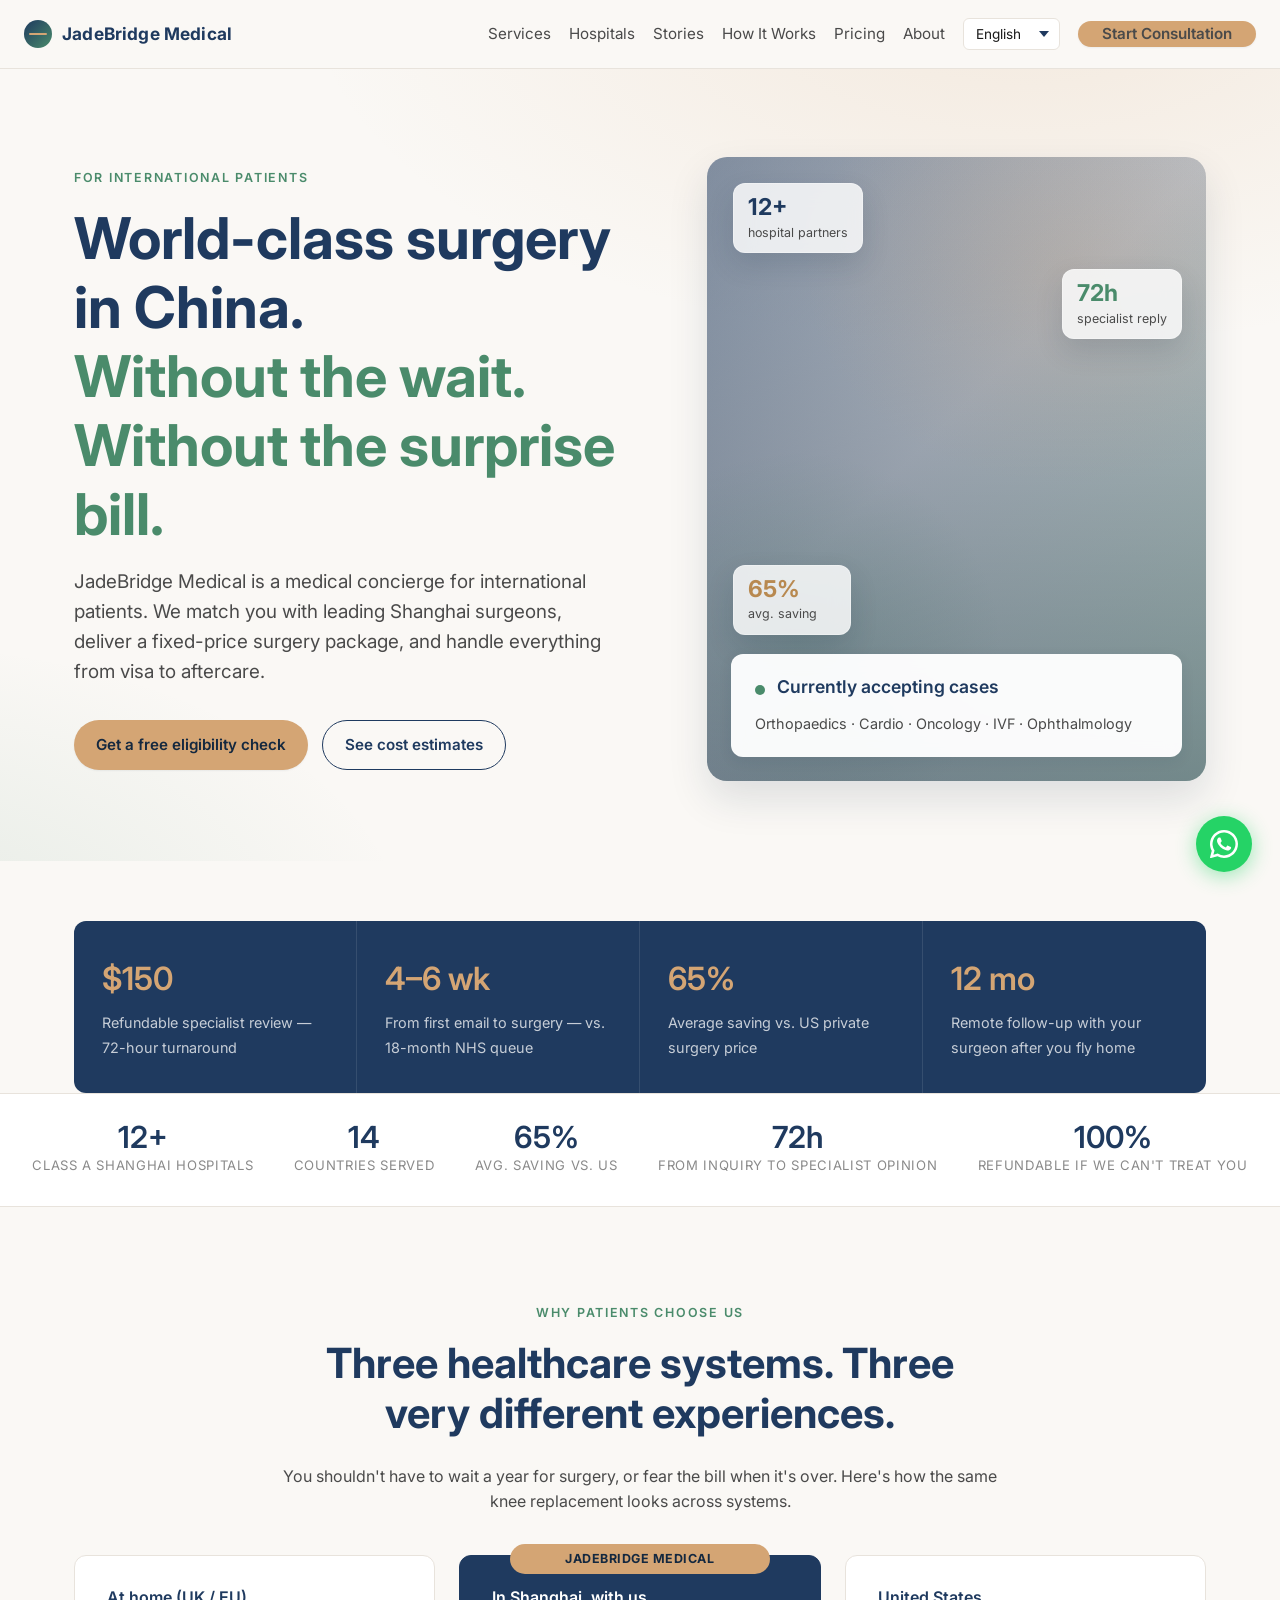
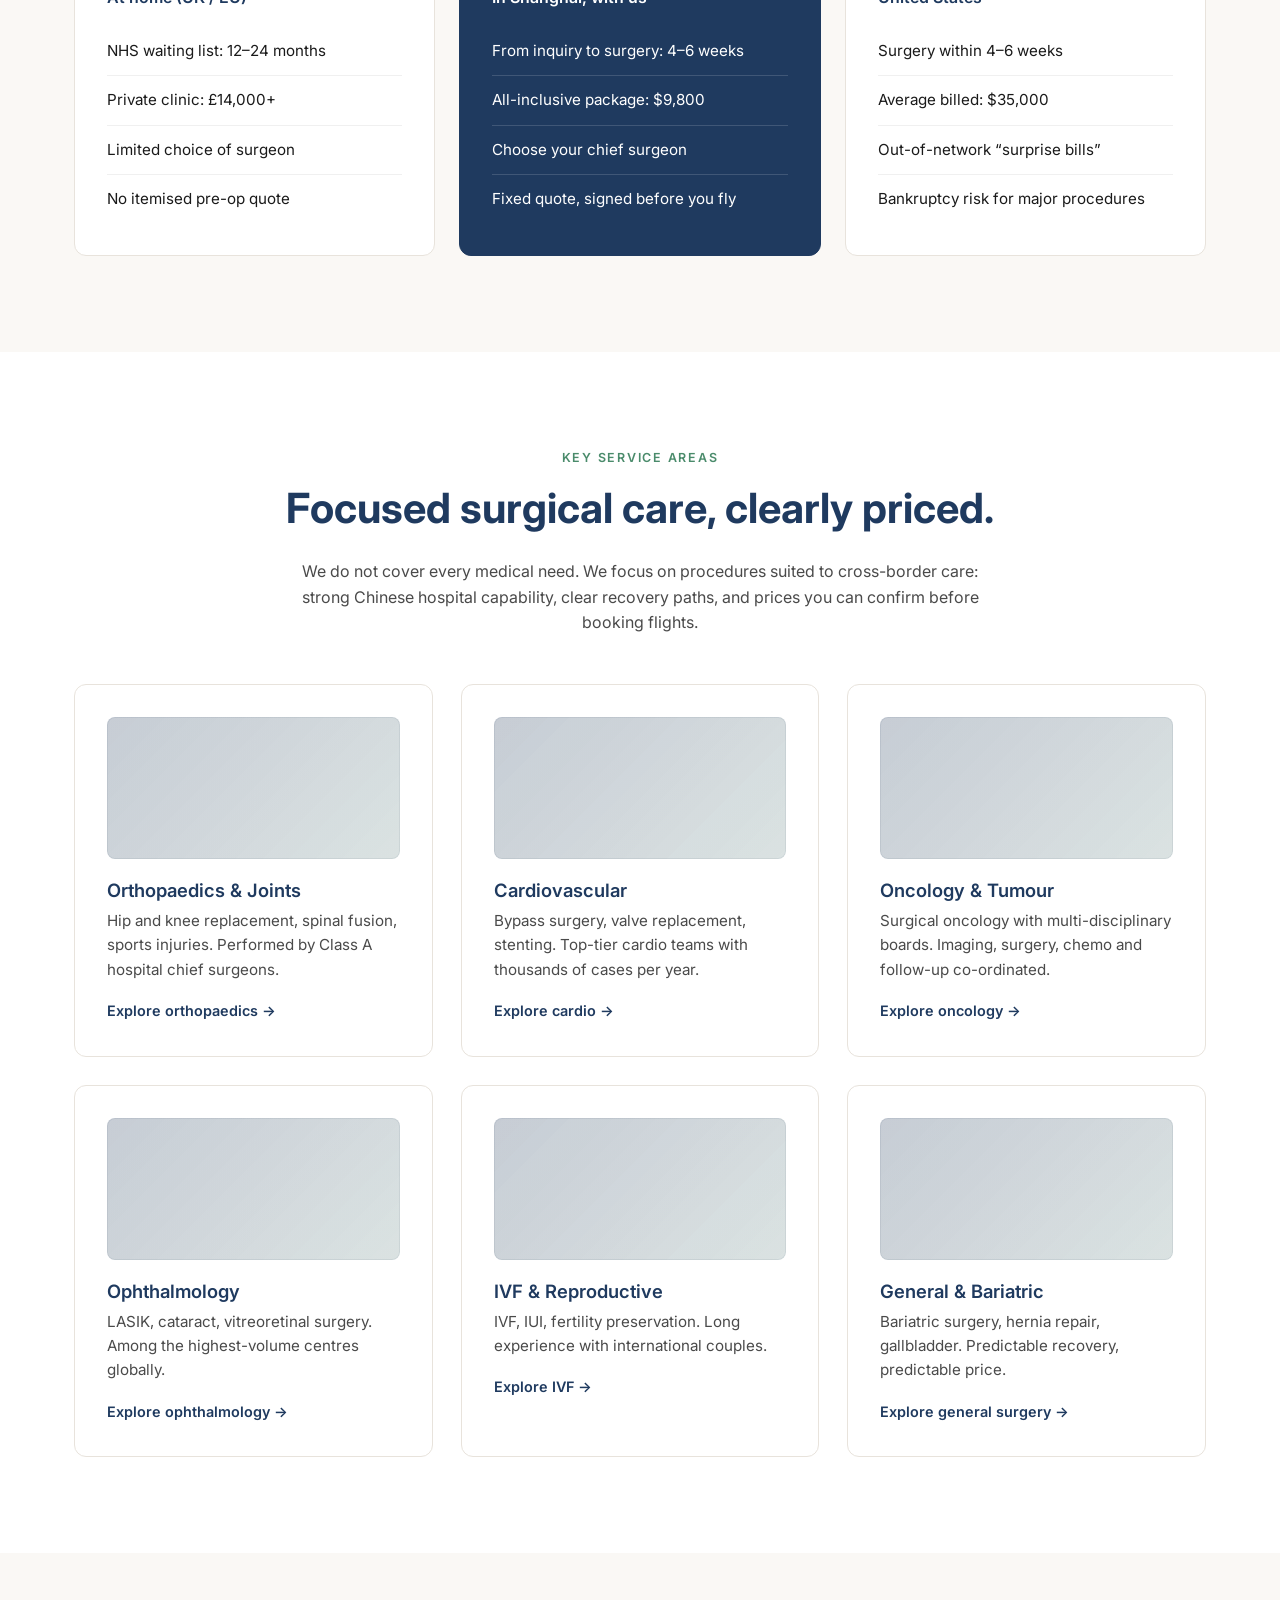
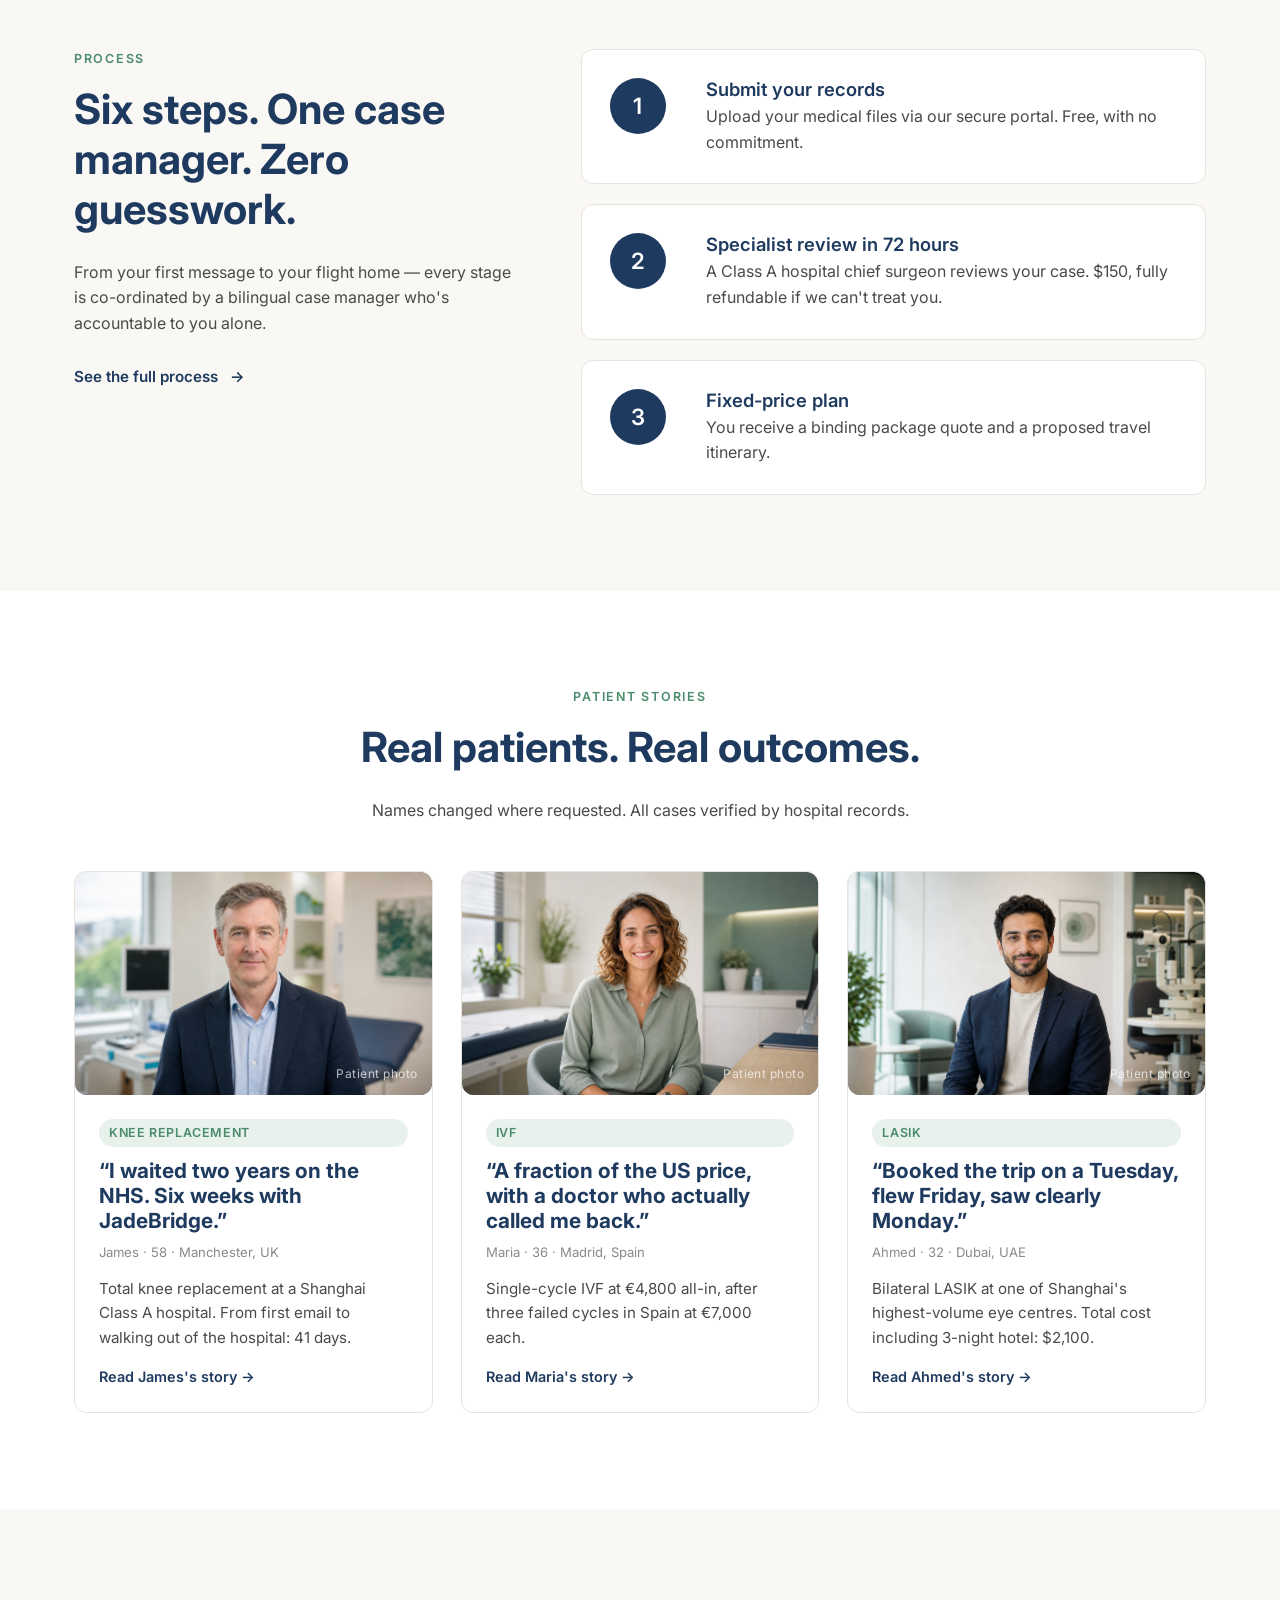
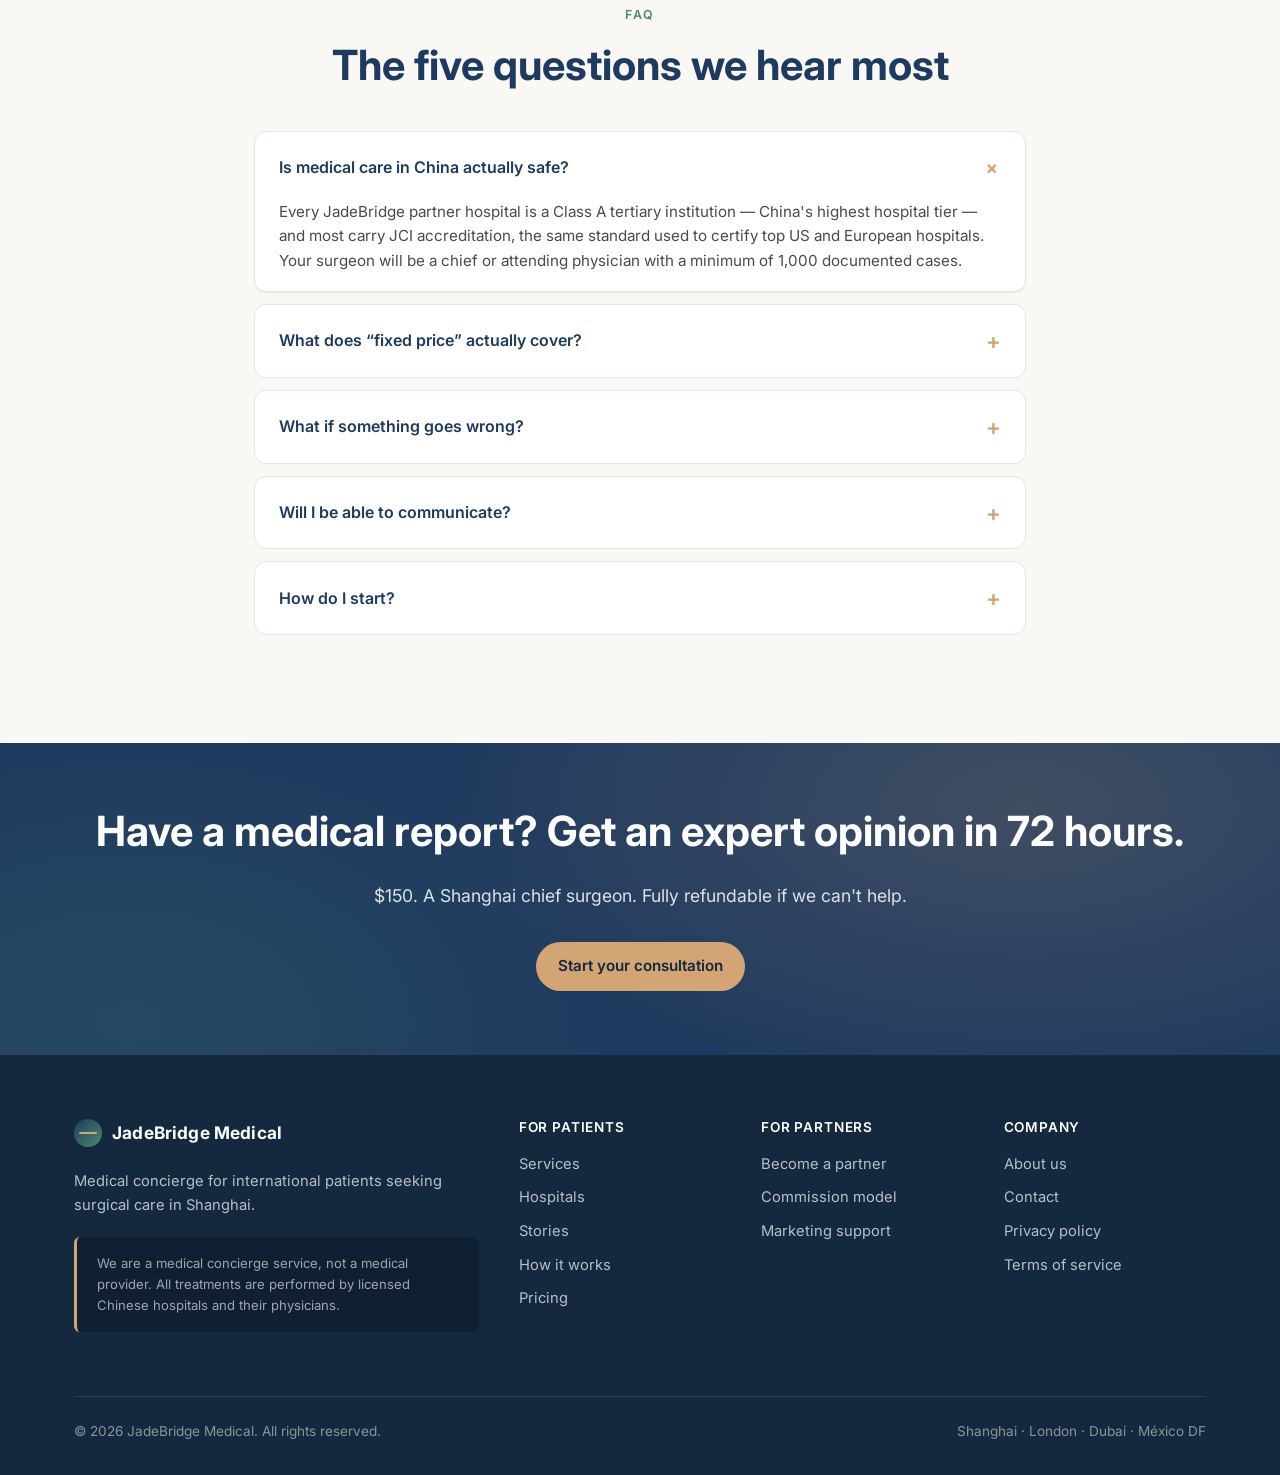
<file: index.html>
<!DOCTYPE html>
<html lang="en">
<head>
  <meta charset="UTF-8" />
  <meta name="viewport" content="width=device-width, initial-scale=1.0" />
  <title>JadeBridge Medical — World-class surgery in China, on a fixed price.</title>
  <meta name="description" content="Medical concierge for international patients. Match with leading Shanghai surgeons, get a fixed-price surgery package, and skip the NHS queue." />
  <link rel="preconnect" href="https://fonts.googleapis.com" />
  <link rel="preconnect" href="https://fonts.gstatic.com" crossorigin />
  <link href="https://fonts.googleapis.com/css2?family=Inter:wght@400;500;600;700&family=Cairo:wght@500;600;700&display=swap" rel="stylesheet" />
  <link rel="stylesheet" href="styles.css?v=20260530-langfix2" />
</head>
<body>

  <!-- ============== HEADER ============== -->
  <header class="site-header">
    <nav class="nav" id="mainNav">
      <a href="index.html" class="brand"><span class="brand-mark"></span>JadeBridge Medical</a>
      <button class="nav-toggle" id="navToggle" aria-label="Open menu">☰</button>
      <div class="nav-links">
        <a href="services.html"  data-i18n="nav.services">Services</a>
        <a href="hospitals.html" data-i18n="nav.hospitals">Hospitals</a>
        <a href="stories.html"   data-i18n="nav.stories">Stories</a>
        <a href="process.html"   data-i18n="nav.process">How It Works</a>
        <a href="pricing.html"   data-i18n="nav.pricing">Pricing</a>
        <a href="about.html"     data-i18n="nav.about">About</a>
        <span class="lang-switch">
          <select id="langSwitch" aria-label="Language">
            <option value="en">English</option>
            <option value="fr">Français</option>
            <option value="es">Español</option>
            <option value="ar">العربية</option>
            <option value="de">Deutsch</option>
            <option value="zh">中文</option>
          </select>
        </span>
        <a href="contact.html" class="btn btn-primary" data-i18n="cta.consult">Start Consultation</a>
      </div>
    </nav>
  </header>

  <!-- ============== HERO ============== -->
  <section class="hero">
    <div class="container hero-grid">
      <div>
        <div class="eyebrow">For international patients</div>
        <h1>
          <span data-i18n="hero.h1">World-class surgery in China.</span><br />
          <span style="color: var(--color-jade);" data-i18n="hero.h1.sub">Without the wait. Without the surprise bill.</span>
        </h1>
        <p class="lede" data-i18n="hero.lede">
          JadeBridge Medical is a medical concierge for international patients. We match you with leading Shanghai surgeons, deliver a fixed-price surgery package, and handle everything from visa to aftercare.
        </p>
        <div class="hero-actions">
          <a href="contact.html" class="btn btn-primary" data-i18n="cta.eligibility">Get a free eligibility check</a>
          <a href="pricing.html" class="btn btn-secondary" data-i18n="cta.estimate">See cost estimates</a>
        </div>
      </div>

      <div class="hero-visual" aria-label="International patient consultation in a modern hospital">
        <div class="hero-stat hero-stat-a">
          <strong>12+</strong>
          <span data-i18n="hero.stat.hospitals">hospital partners</span>
        </div>
        <div class="hero-stat hero-stat-b">
          <strong>72h</strong>
          <span data-i18n="hero.stat.reply">specialist reply</span>
        </div>
        <div class="hero-stat hero-stat-c">
          <strong>65%</strong>
          <span data-i18n="hero.stat.saving">avg. saving</span>
        </div>

        <div class="hero-card">
          <div class="hero-card-row">
            <span class="dot"></span>
            <h4 data-i18n="hero.card.title">Currently accepting cases</h4>
          </div>
          <p data-i18n="hero.card.text">Orthopaedics · Cardio · Oncology · IVF · Ophthalmology</p>
        </div>
      </div>
    </div>
  </section>

  <!-- ============== VALUE PROPS ============== -->
  <div class="container">
    <div class="value-props fade-up">
      <div class="value-prop">
        <span class="vp-num">$150</span>
        <span class="vp-label" data-i18n="home.value.review">Refundable specialist review — 72-hour turnaround</span>
      </div>
      <div class="value-prop">
        <span class="vp-num">4–6 wk</span>
        <span class="vp-label" data-i18n="home.value.timeline">From first email to surgery — vs. 18-month NHS queue</span>
      </div>
      <div class="value-prop">
        <span class="vp-num">65%</span>
        <span class="vp-label" data-i18n="home.value.saving">Average saving vs. US private surgery price</span>
      </div>
      <div class="value-prop">
        <span class="vp-num">12 mo</span>
        <span class="vp-label" data-i18n="home.value.followup">Remote follow-up with your surgeon after you fly home</span>
      </div>
    </div>
  </div>

  <!-- ============== TRUST STRIP ============== -->
  <section class="trust-strip">
    <div class="trust-strip-inner">
      <div class="trust-stat"><span class="num">12+</span><span class="lbl" data-i18n="home.trust.hospitals">Class A Shanghai Hospitals</span></div>
      <div class="trust-stat"><span class="num">14</span><span class="lbl" data-i18n="home.trust.countries">Countries served</span></div>
      <div class="trust-stat"><span class="num">65%</span><span class="lbl" data-i18n="home.trust.saving">Avg. saving vs. US</span></div>
      <div class="trust-stat"><span class="num">72h</span><span class="lbl" data-i18n="home.trust.opinion">From inquiry to specialist opinion</span></div>
      <div class="trust-stat"><span class="num">100%</span><span class="lbl" data-i18n="home.trust.refund">Refundable if we can't treat you</span></div>
    </div>
  </section>

  <!-- ============== COMPARISON ============== -->
  <section class="section">
    <div class="container">
      <div class="text-center" style="max-width: 720px; margin: 0 auto;">
        <div class="eyebrow" data-i18n="home.compare.eyebrow">Why patients choose us</div>
        <h2 data-i18n="home.compare.title">Three healthcare systems. Three very different experiences.</h2>
        <p data-i18n="home.compare.text">You shouldn't have to wait a year for surgery, or fear the bill when it's over. Here's how the same knee replacement looks across systems.</p>
      </div>

      <div class="compare fade-up">
        <div class="compare-col">
          <h3 data-i18n="home.compare.home">At home (UK / EU)</h3>
          <ul>
            <li data-i18n="home.compare.home.1">NHS waiting list: 12–24 months</li>
            <li data-i18n="home.compare.home.2">Private clinic: £14,000+</li>
            <li data-i18n="home.compare.home.3">Limited choice of surgeon</li>
            <li data-i18n="home.compare.home.4">No itemised pre-op quote</li>
          </ul>
        </div>
        <div class="compare-col is-us">
          <span class="ribbon" data-i18n="home.compare.ribbon">JadeBridge Medical</span>
          <h3 data-i18n="home.compare.us">In Shanghai, with us</h3>
          <ul>
            <li data-i18n="home.compare.us.1">From inquiry to surgery: 4–6 weeks</li>
            <li data-i18n="home.compare.us.2">All-inclusive package: $9,800</li>
            <li data-i18n="home.compare.us.3">Choose your chief surgeon</li>
            <li data-i18n="home.compare.us.4">Fixed quote, signed before you fly</li>
          </ul>
        </div>
        <div class="compare-col">
          <h3 data-i18n="home.compare.usa">United States</h3>
          <ul>
            <li data-i18n="home.compare.usa.1">Surgery within 4–6 weeks</li>
            <li data-i18n="home.compare.usa.2">Average billed: $35,000</li>
            <li data-i18n="home.compare.usa.3">Out-of-network “surprise bills”</li>
            <li data-i18n="home.compare.usa.4">Bankruptcy risk for major procedures</li>
          </ul>
        </div>
      </div>
    </div>
  </section>

  <!-- ============== SERVICES PREVIEW ============== -->
  <section class="section section--alt">
    <div class="container">
      <div class="text-center" style="max-width: 720px; margin: 0 auto;">
        <div class="eyebrow" data-i18n="home.services.eyebrow">Key service areas</div>
        <h2 data-i18n="home.services.title">Focused surgical care, clearly priced.</h2>
        <p data-i18n="home.services.text">We do not cover every medical need. We focus on procedures suited to cross-border care: strong Chinese hospital capability, clear recovery paths, and prices you can confirm before booking flights.</p>
      </div>

      <div class="grid grid-3" style="margin-top: 48px;">
        <div class="card fade-up">
          <div class="card-photo card-photo-ortho" role="img" aria-label="Orthopaedic surgeon reviewing a patient's scan"></div>
          <h3 data-i18n="home.service.ortho.title">Orthopaedics &amp; Joints</h3>
          <p data-i18n="home.service.ortho.text">Hip and knee replacement, spinal fusion, sports injuries. Performed by Class A hospital chief surgeons.</p>
          <a href="services.html" class="card-link" data-i18n="home.service.ortho.link">Explore orthopaedics</a>
        </div>
        <div class="card">
          <div class="card-photo card-photo-cardio" role="img" aria-label="Cardiovascular care team in a modern hospital"></div>
          <h3 data-i18n="home.service.cardio.title">Cardiovascular</h3>
          <p data-i18n="home.service.cardio.text">Bypass surgery, valve replacement, stenting. Top-tier cardio teams with thousands of cases per year.</p>
          <a href="services.html" class="card-link" data-i18n="home.service.cardio.link">Explore cardio</a>
        </div>
        <div class="card">
          <div class="card-photo card-photo-onco" role="img" aria-label="Clinical oncology consultation and treatment planning"></div>
          <h3 data-i18n="home.service.onco.title">Oncology &amp; Tumour</h3>
          <p data-i18n="home.service.onco.text">Surgical oncology with multi-disciplinary boards. Imaging, surgery, chemo and follow-up co-ordinated.</p>
          <a href="services.html" class="card-link" data-i18n="home.service.onco.link">Explore oncology</a>
        </div>
        <div class="card">
          <div class="card-photo card-photo-eye" role="img" aria-label="Ophthalmology examination with medical equipment"></div>
          <h3 data-i18n="home.service.eye.title">Ophthalmology</h3>
          <p data-i18n="home.service.eye.text">LASIK, cataract, vitreoretinal surgery. Among the highest-volume centres globally.</p>
          <a href="services.html" class="card-link" data-i18n="home.service.eye.link">Explore ophthalmology</a>
        </div>
        <div class="card">
          <div class="card-photo card-photo-ivf" role="img" aria-label="Fertility laboratory and IVF clinical care"></div>
          <h3 data-i18n="home.service.ivf.title">IVF &amp; Reproductive</h3>
          <p data-i18n="home.service.ivf.text">IVF, IUI, fertility preservation. Long experience with international couples.</p>
          <a href="services.html" class="card-link" data-i18n="home.service.ivf.link">Explore IVF</a>
        </div>
        <div class="card">
          <div class="card-photo card-photo-general" role="img" aria-label="Surgical team in a hospital operating room"></div>
          <h3 data-i18n="home.service.general.title">General &amp; Bariatric</h3>
          <p data-i18n="home.service.general.text">Bariatric surgery, hernia repair, gallbladder. Predictable recovery, predictable price.</p>
          <a href="services.html" class="card-link" data-i18n="home.service.general.link">Explore general surgery</a>
        </div>
      </div>
    </div>
  </section>

  <!-- ============== PROCESS PREVIEW ============== -->
  <section class="section">
    <div class="container">
      <div style="display: grid; grid-template-columns: 1fr 1.4fr; gap: 60px; align-items: start;">
        <div>
          <div class="eyebrow" data-i18n="home.process.eyebrow">Process</div>
          <h2 data-i18n="home.process.title">Six steps. One case manager. Zero guesswork.</h2>
          <p data-i18n="home.process.text">From your first message to your flight home — every stage is co-ordinated by a bilingual case manager who's accountable to you alone.</p>
          <a href="process.html" class="btn btn-ghost" data-i18n="home.process.link">See the full process</a>
        </div>
        <div class="steps">
          <div class="step">
            <div class="step-num"></div>
            <div>
              <h3 data-i18n="home.step.1.title">Submit your records</h3>
              <p data-i18n="home.step.1.text">Upload your medical files via our secure portal. Free, with no commitment.</p>
            </div>
          </div>
          <div class="step">
            <div class="step-num"></div>
            <div>
              <h3 data-i18n="home.step.2.title">Specialist review in 72 hours</h3>
              <p data-i18n="home.step.2.text">A Class A hospital chief surgeon reviews your case. $150, fully refundable if we can't treat you.</p>
            </div>
          </div>
          <div class="step">
            <div class="step-num"></div>
            <div>
              <h3 data-i18n="home.step.3.title">Fixed-price plan</h3>
              <p data-i18n="home.step.3.text">You receive a binding package quote and a proposed travel itinerary.</p>
            </div>
          </div>
        </div>
      </div>
    </div>
  </section>

  <!-- ============== STORIES PREVIEW ============== -->
  <section class="section section--alt">
    <div class="container">
      <div class="text-center" style="max-width: 720px; margin: 0 auto;">
        <div class="eyebrow" data-i18n="home.stories.eyebrow">Patient stories</div>
        <h2 data-i18n="home.stories.title">Real patients. Real outcomes.</h2>
        <p data-i18n="home.stories.text">Names changed where requested. All cases verified by hospital records.</p>
      </div>

      <div class="grid grid-3" style="margin-top: 48px;">
        <article class="story-card fade-up">
          <div class="story-image"><img src="assets/story-james.png" alt="James, knee replacement patient" /></div>
          <div class="story-body">
            <span class="tag" data-i18n="home.story.knee">Knee replacement</span>
            <h3 style="margin-top: 12px;" data-i18n="home.story.james.quote">"I waited two years on the NHS. Six weeks with JadeBridge."</h3>
            <div class="story-meta" data-i18n="home.story.james.meta">James · 58 · Manchester, UK</div>
            <p data-i18n="home.story.james.text">Total knee replacement at a Shanghai Class A hospital. From first email to walking out of the hospital: 41 days.</p>
            <a href="stories.html" class="card-link" data-i18n="home.story.james.link">Read James's story</a>
          </div>
        </article>
        <article class="story-card">
          <div class="story-image"><img src="assets/story-maria.png" alt="Maria, IVF patient" /></div>
          <div class="story-body">
            <span class="tag" data-i18n="home.story.ivf">IVF</span>
            <h3 style="margin-top: 12px;" data-i18n="home.story.maria.quote">"A fraction of the US price, with a doctor who actually called me back."</h3>
            <div class="story-meta" data-i18n="home.story.maria.meta">Maria · 36 · Madrid, Spain</div>
            <p data-i18n="home.story.maria.text">Single-cycle IVF at €4,800 all-in, after three failed cycles in Spain at €7,000 each.</p>
            <a href="stories.html" class="card-link" data-i18n="home.story.maria.link">Read Maria's story</a>
          </div>
        </article>
        <article class="story-card">
          <div class="story-image"><img src="assets/story-ahmed.png" alt="Ahmed, LASIK patient" /></div>
          <div class="story-body">
            <span class="tag" data-i18n="home.story.lasik">LASIK</span>
            <h3 style="margin-top: 12px;" data-i18n="home.story.ahmed.quote">"Booked the trip on a Tuesday, flew Friday, saw clearly Monday."</h3>
            <div class="story-meta" data-i18n="home.story.ahmed.meta">Ahmed · 32 · Dubai, UAE</div>
            <p data-i18n="home.story.ahmed.text">Bilateral LASIK at one of Shanghai's highest-volume eye centres. Total cost including 3-night hotel: $2,100.</p>
            <a href="stories.html" class="card-link" data-i18n="home.story.ahmed.link">Read Ahmed's story</a>
          </div>
        </article>
      </div>
    </div>
  </section>

  <!-- ============== FAQ ============== -->
  <section class="section">
    <div class="container" style="max-width: 820px;">
      <div class="text-center">
        <div class="eyebrow" data-i18n="home.faq.eyebrow">FAQ</div>
        <h2 data-i18n="home.faq.title">The five questions we hear most</h2>
      </div>
      <div class="faq" style="margin-top: 40px;">
        <details open>
          <summary data-i18n="home.faq.q1">Is medical care in China actually safe?</summary>
          <p data-i18n="home.faq.a1">Every JadeBridge partner hospital is a Class A tertiary institution — China's highest hospital tier — and most carry JCI (Joint Commission International) accreditation, the same standard used to certify top US and European hospitals. Your surgeon will be a chief or attending physician with a minimum of 1,000 documented cases.</p>
        </details>
        <details>
          <summary data-i18n="home.faq.q2">What does "fixed price" actually cover?</summary>
          <p data-i18n="home.faq.a2">Your package quote includes: pre-op imaging and labs, the surgery itself, all in-hospital costs (room, nursing, medication), implants where applicable, and the first follow-up visit. You will see a line-item list before you sign. We do not bill you separately afterwards.</p>
        </details>
        <details>
          <summary data-i18n="home.faq.q3">What if something goes wrong?</summary>
          <p data-i18n="home.faq.a3">Every patient travels with mandatory short-term international medical insurance (we'll help you arrange it). All partner hospitals carry malpractice coverage under Chinese law. Our case manager stays with you for 12 months after surgery for any complication management or second opinions.</p>
        </details>
        <details>
          <summary data-i18n="home.faq.q4">Will I be able to communicate?</summary>
          <p data-i18n="home.faq.a4">Every JadeBridge patient is paired with a bilingual case manager (English, plus Spanish or Arabic on request). The case manager is physically present at the hospital for admission, surgery, and discharge.</p>
        </details>
        <details>
          <summary data-i18n="home.faq.q5">How do I start?</summary>
          <p data-i18n="home.faq.a5">Upload your most recent medical records on our consultation page. Within 72 hours, a Shanghai chief surgeon will give you a written second opinion and a price estimate. The review costs $150 and is fully refundable if we can't treat your case.</p>
        </details>
      </div>
    </div>
  </section>

  <!-- ============== CTA BAND ============== -->
  <section class="cta-band">
    <div class="container">
      <h2 data-i18n="home.cta.title">Have a medical report? Get an expert opinion in 72 hours.</h2>
      <p data-i18n="home.cta.text">$150. A Shanghai chief surgeon. Fully refundable if we can't help.</p>
      <a href="contact.html" class="btn btn-primary" data-i18n="home.cta.button">Start your consultation</a>
    </div>
  </section>

  <!-- ============== FOOTER ============== -->
  <footer class="site-footer">
    <div class="container">
      <div class="footer-grid">
        <div>
          <div class="brand" style="color: #fff;"><span class="brand-mark"></span>JadeBridge Medical</div>
          <p style="margin-top: 16px; color: rgba(255,255,255,0.7);" data-i18n="footer.tag">
            Medical concierge for international patients seeking surgical care in Shanghai.
          </p>
          <div class="disclaimer" style="margin-top: 20px;">
            <span data-i18n="footer.disclaimer">We are a medical concierge service, not a medical provider. All treatments are performed by licensed Chinese hospitals and their physicians.</span>
          </div>
        </div>
        <div>
          <h4 data-i18n="footer.patients">For patients</h4>
          <ul>
            <li><a href="services.html" data-i18n="footer.link.services">Services</a></li>
            <li><a href="hospitals.html" data-i18n="footer.link.hospitals">Hospitals</a></li>
            <li><a href="stories.html" data-i18n="footer.link.stories">Stories</a></li>
            <li><a href="process.html" data-i18n="footer.link.process">How it works</a></li>
            <li><a href="pricing.html" data-i18n="footer.link.pricing">Pricing</a></li>
          </ul>
        </div>
        <div>
          <h4 data-i18n="footer.partners">For partners</h4>
          <ul>
            <li><a href="partners.html" data-i18n="footer.link.partner">Become a partner</a></li>
            <li><a href="partners.html#earn" data-i18n="footer.link.commission">Commission model</a></li>
            <li><a href="partners.html#support" data-i18n="footer.link.marketing">Marketing support</a></li>
          </ul>
        </div>
        <div>
          <h4 data-i18n="footer.company">Company</h4>
          <ul>
            <li><a href="about.html" data-i18n="footer.link.about">About us</a></li>
            <li><a href="contact.html" data-i18n="footer.link.contact">Contact</a></li>
            <li><a href="#" data-i18n="footer.link.privacy">Privacy policy</a></li>
            <li><a href="#" data-i18n="footer.link.terms">Terms of service</a></li>
          </ul>
        </div>
      </div>
      <div class="footer-bottom">
        <span data-i18n="footer.rights">© 2026 JadeBridge Medical. All rights reserved.</span>
        <span>Shanghai · London · Dubai · México DF</span>
      </div>
    </div>
  </footer>

  <script src="script.js?v=20260530-langfix2"></script>
</body>
</html>
</file>
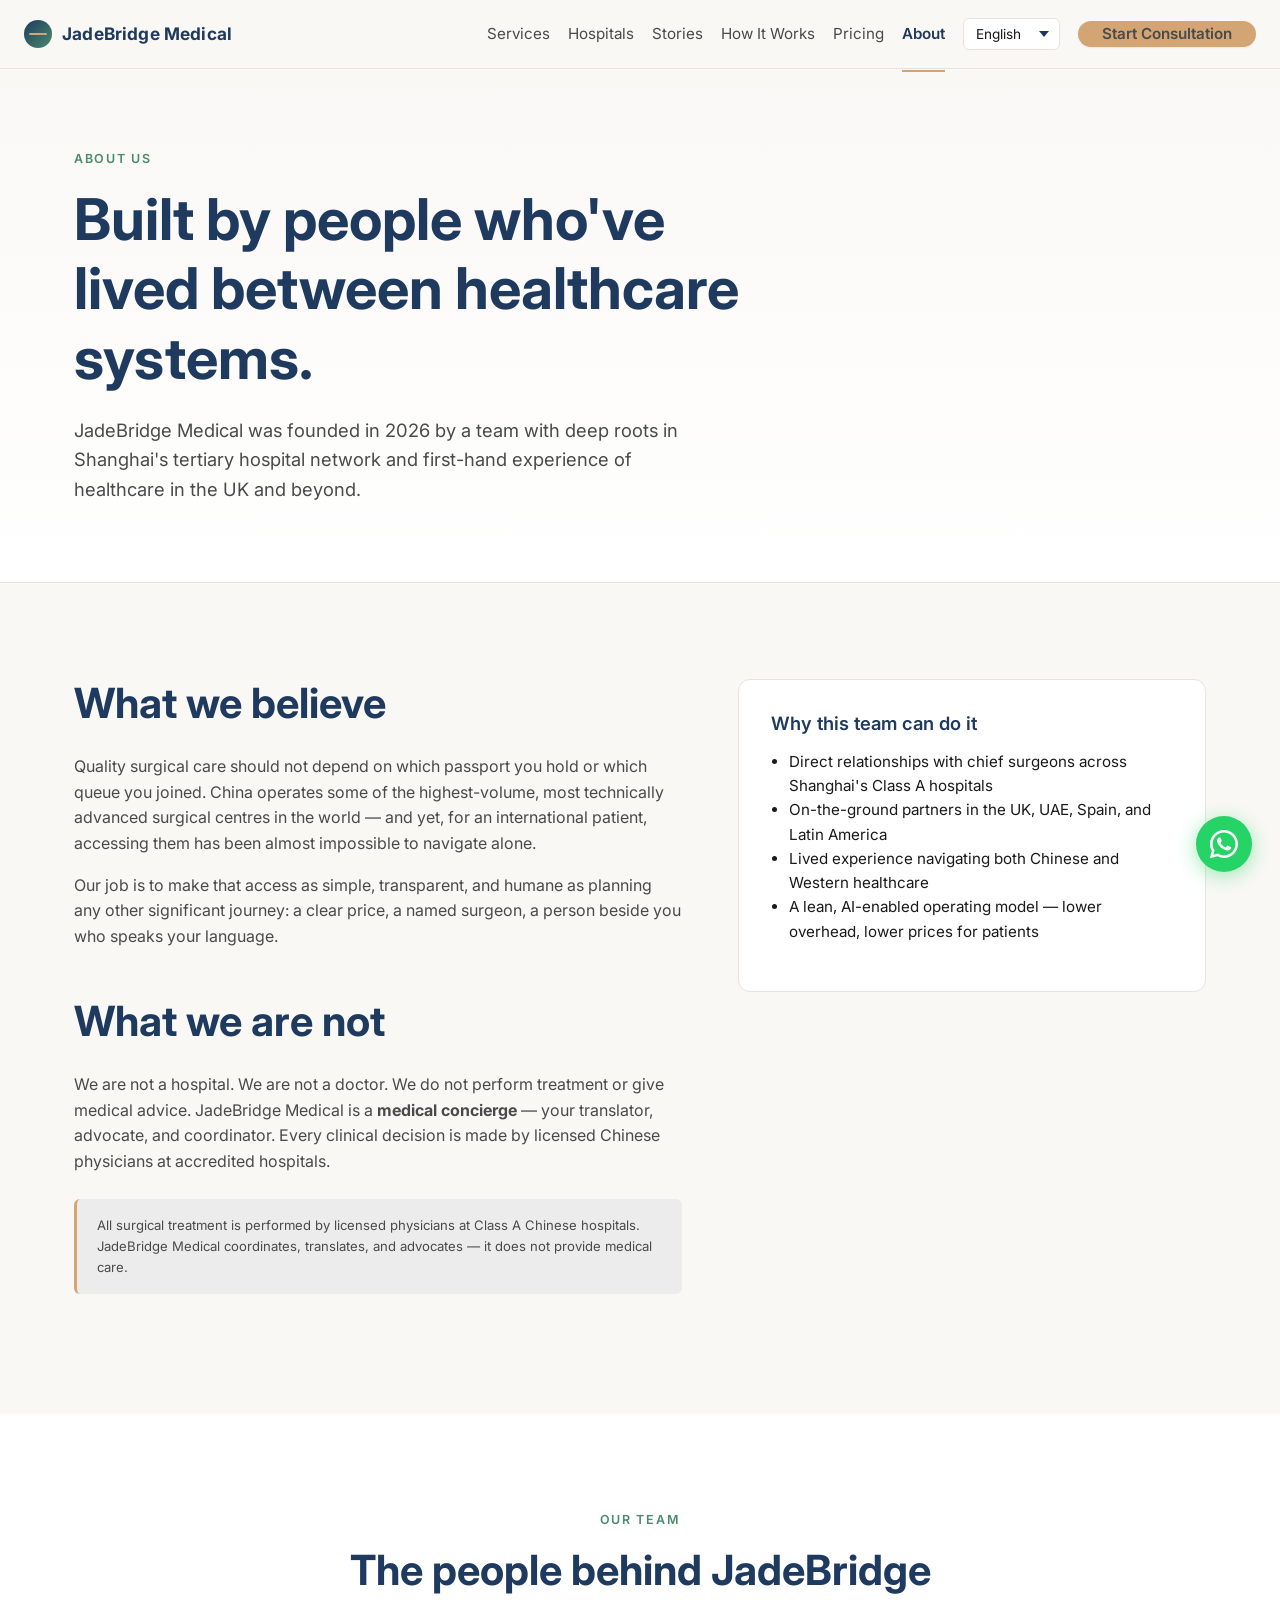
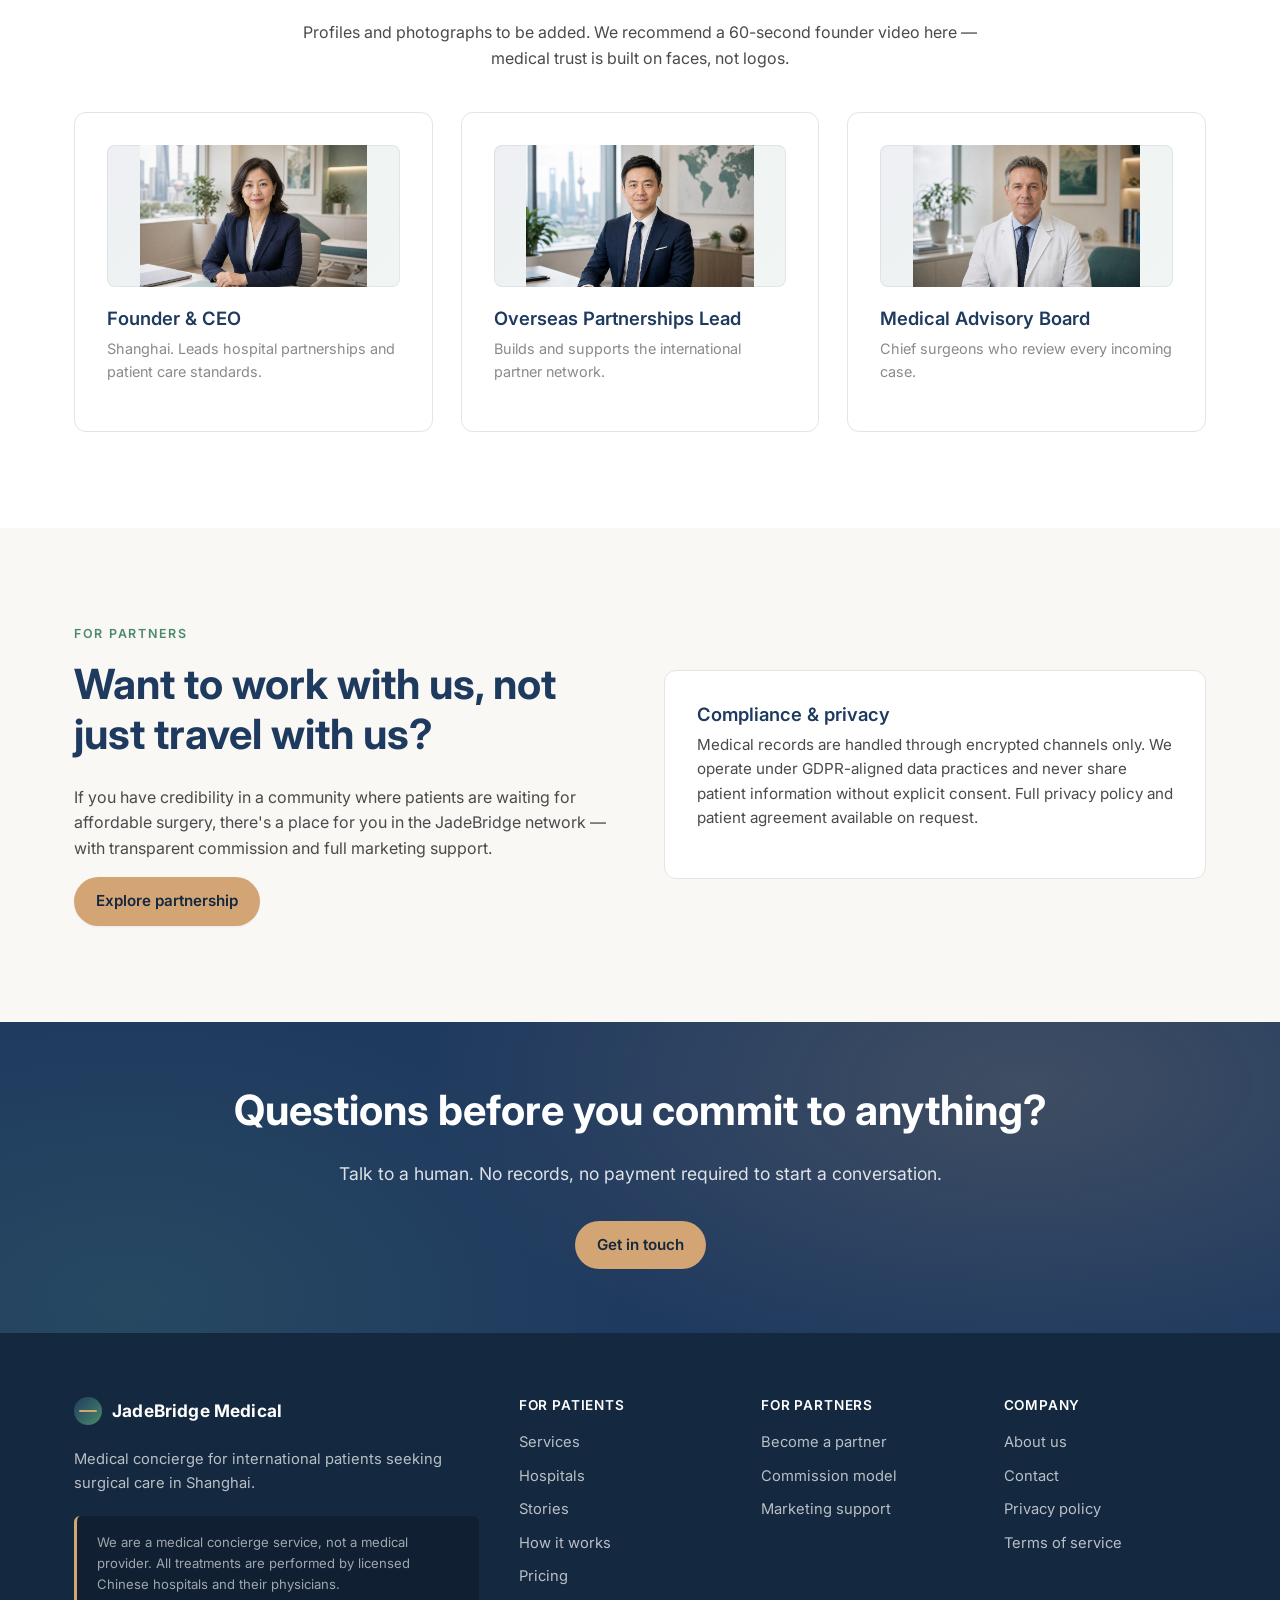
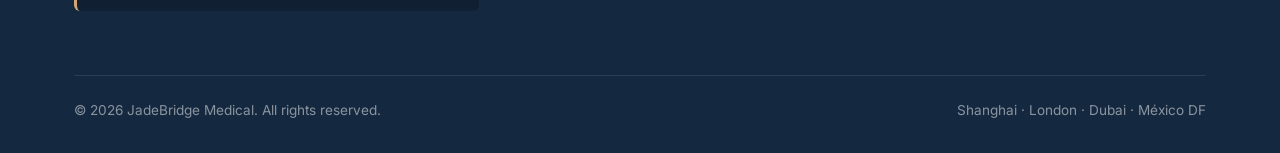
<file: about.html>
<!DOCTYPE html>
<html lang="en">
<head>
  <meta charset="UTF-8" />
  <meta name="viewport" content="width=device-width, initial-scale=1.0" />
  <title>About — JadeBridge Medical</title>
  <link href="https://fonts.googleapis.com/css2?family=Inter:wght@400;500;600;700&family=Cairo:wght@500;600;700&display=swap" rel="stylesheet" />
  <link rel="stylesheet" href="styles.css?v=20260530-langfix2" />
</head>
<body>

  <header class="site-header">
    <nav class="nav" id="mainNav">
      <a href="index.html" class="brand"><span class="brand-mark"></span>JadeBridge Medical</a>
      <button class="nav-toggle" id="navToggle" aria-label="Open menu">☰</button>
      <div class="nav-links">
        <a href="services.html" data-i18n="nav.services">Services</a>
        <a href="hospitals.html" data-i18n="nav.hospitals">Hospitals</a>
        <a href="stories.html"   data-i18n="nav.stories">Stories</a>
        <a href="process.html"   data-i18n="nav.process">How It Works</a>
        <a href="pricing.html"   data-i18n="nav.pricing">Pricing</a>
        <a href="about.html" class="is-active"     data-i18n="nav.about">About</a>
        <span class="lang-switch">
          <select id="langSwitch" aria-label="Language">
            <option value="en">English</option><option value="fr">Français</option><option value="es">Español</option>
            <option value="ar">العربية</option><option value="de">Deutsch</option><option value="zh">中文</option>
          </select>
        </span>
        <a href="contact.html" class="btn btn-primary" data-i18n="cta.consult">Start Consultation</a>
      </div>
    </nav>
  </header>

  <section class="page-head">
    <div class="container">
      <div class="eyebrow">About us</div>
      <h1>Built by people who've lived between healthcare systems.</h1>
      <p class="lede">JadeBridge Medical was founded in 2026 by a team with deep roots in Shanghai's tertiary hospital network and first-hand experience of healthcare in the UK and beyond.</p>
    </div>
  </section>

  <section class="section">
    <div class="container">
      <div style="display: grid; grid-template-columns: 1.3fr 1fr; gap: 56px; align-items: start;">
        <div>
          <h2>What we believe</h2>
          <p>Quality surgical care should not depend on which passport you hold or which queue you joined. China operates some of the highest-volume, most technically advanced surgical centres in the world — and yet, for an international patient, accessing them has been almost impossible to navigate alone.</p>
          <p>Our job is to make that access as simple, transparent, and humane as planning any other significant journey: a clear price, a named surgeon, a person beside you who speaks your language.</p>

          <h2 style="margin-top: 48px;">What we are not</h2>
          <p>We are not a hospital. We are not a doctor. We do not perform treatment or give medical advice. JadeBridge Medical is a <strong>medical concierge</strong> — your translator, advocate, and coordinator. Every clinical decision is made by licensed Chinese physicians at accredited hospitals.</p>

          <div class="disclaimer" style="background: rgba(31,58,95,0.06); color: var(--color-ink-soft); margin-top: 24px;">
            All surgical treatment is performed by licensed physicians at Class A Chinese hospitals. JadeBridge Medical coordinates, translates, and advocates — it does not provide medical care.
          </div>
        </div>

        <div>
          <div class="card">
            <h3>Why this team can do it</h3>
            <ul style="padding-left: 18px; font-size: 0.95rem;">
              <li>Direct relationships with chief surgeons across Shanghai's Class A hospitals</li>
              <li>On-the-ground partners in the UK, UAE, Spain, and Latin America</li>
              <li>Lived experience navigating both Chinese and Western healthcare</li>
              <li>A lean, AI-enabled operating model — lower overhead, lower prices for patients</li>
            </ul>
          </div>
        </div>
      </div>
    </div>
  </section>

  <section class="section section--alt">
    <div class="container">
      <div class="text-center" style="max-width: 720px; margin: 0 auto;">
        <div class="eyebrow">Our team</div>
        <h2>The people behind JadeBridge</h2>
        <p>Profiles and photographs to be added. We recommend a 60-second founder video here — medical trust is built on faces, not logos.</p>
      </div>
      <div class="grid grid-3" style="margin-top: 40px;">
        <div class="card">
          <div class="team-photo"><img src="assets/team-founder.png" alt="Founder and CEO portrait" /></div>
          <h3>Founder &amp; CEO</h3>
          <p class="muted" style="font-size: 0.9rem;">Shanghai. Leads hospital partnerships and patient care standards.</p>
        </div>
        <div class="card">
          <div class="team-photo"><img src="assets/team-partnerships.png" alt="Overseas partnerships lead portrait" /></div>
          <h3>Overseas Partnerships Lead</h3>
          <p class="muted" style="font-size: 0.9rem;">Builds and supports the international partner network.</p>
        </div>
        <div class="card">
          <div class="team-photo"><img src="assets/team-medical-advisor.png" alt="Medical advisory board portrait" /></div>
          <h3>Medical Advisory Board</h3>
          <p class="muted" style="font-size: 0.9rem;">Chief surgeons who review every incoming case.</p>
        </div>
      </div>
    </div>
  </section>

  <section class="section">
    <div class="container">
      <div style="display: grid; grid-template-columns: 1fr 1fr; gap: 48px; align-items: center;">
        <div>
          <div class="eyebrow">For partners</div>
          <h2>Want to work with us, not just travel with us?</h2>
          <p>If you have credibility in a community where patients are waiting for affordable surgery, there's a place for you in the JadeBridge network — with transparent commission and full marketing support.</p>
          <a href="partners.html" class="btn btn-primary">Explore partnership</a>
        </div>
        <div>
          <div class="card">
            <h3>Compliance &amp; privacy</h3>
            <p>Medical records are handled through encrypted channels only. We operate under GDPR-aligned data practices and never share patient information without explicit consent. Full privacy policy and patient agreement available on request.</p>
          </div>
        </div>
      </div>
    </div>
  </section>

  <section class="cta-band">
    <div class="container">
      <h2>Questions before you commit to anything?</h2>
      <p>Talk to a human. No records, no payment required to start a conversation.</p>
      <a href="contact.html" class="btn btn-primary">Get in touch</a>
    </div>
  </section>

  <footer class="site-footer">
    <div class="container">
      <div class="footer-grid">
        <div>
          <div class="brand" style="color: #fff;"><span class="brand-mark"></span>JadeBridge Medical</div>
          <p style="margin-top: 16px; color: rgba(255,255,255,0.7);" data-i18n="footer.tag">Medical concierge for international patients seeking surgical care in Shanghai.</p>
          <div class="disclaimer" style="margin-top: 20px;">We are a medical concierge service, not a medical provider. All treatments are performed by licensed Chinese hospitals and their physicians.</div>
        </div>
        <div><h4>For patients</h4><ul><li><a href="services.html">Services</a></li><li><a href="hospitals.html">Hospitals</a></li><li><a href="stories.html">Stories</a></li><li><a href="process.html">How it works</a></li><li><a href="pricing.html">Pricing</a></li></ul></div>
        <div><h4>For partners</h4><ul><li><a href="partners.html">Become a partner</a></li><li><a href="partners.html#earn">Commission model</a></li><li><a href="partners.html#support">Marketing support</a></li></ul></div>
        <div><h4>Company</h4><ul><li><a href="about.html">About us</a></li><li><a href="contact.html">Contact</a></li><li><a href="#">Privacy policy</a></li><li><a href="#">Terms of service</a></li></ul></div>
      </div>
      <div class="footer-bottom"><span>© 2026 JadeBridge Medical. All rights reserved.</span><span>Shanghai · London · Dubai · México DF</span></div>
    </div>
  </footer>

  <script src="script.js?v=20260530-langfix2"></script>
</body>
</html>
</file>
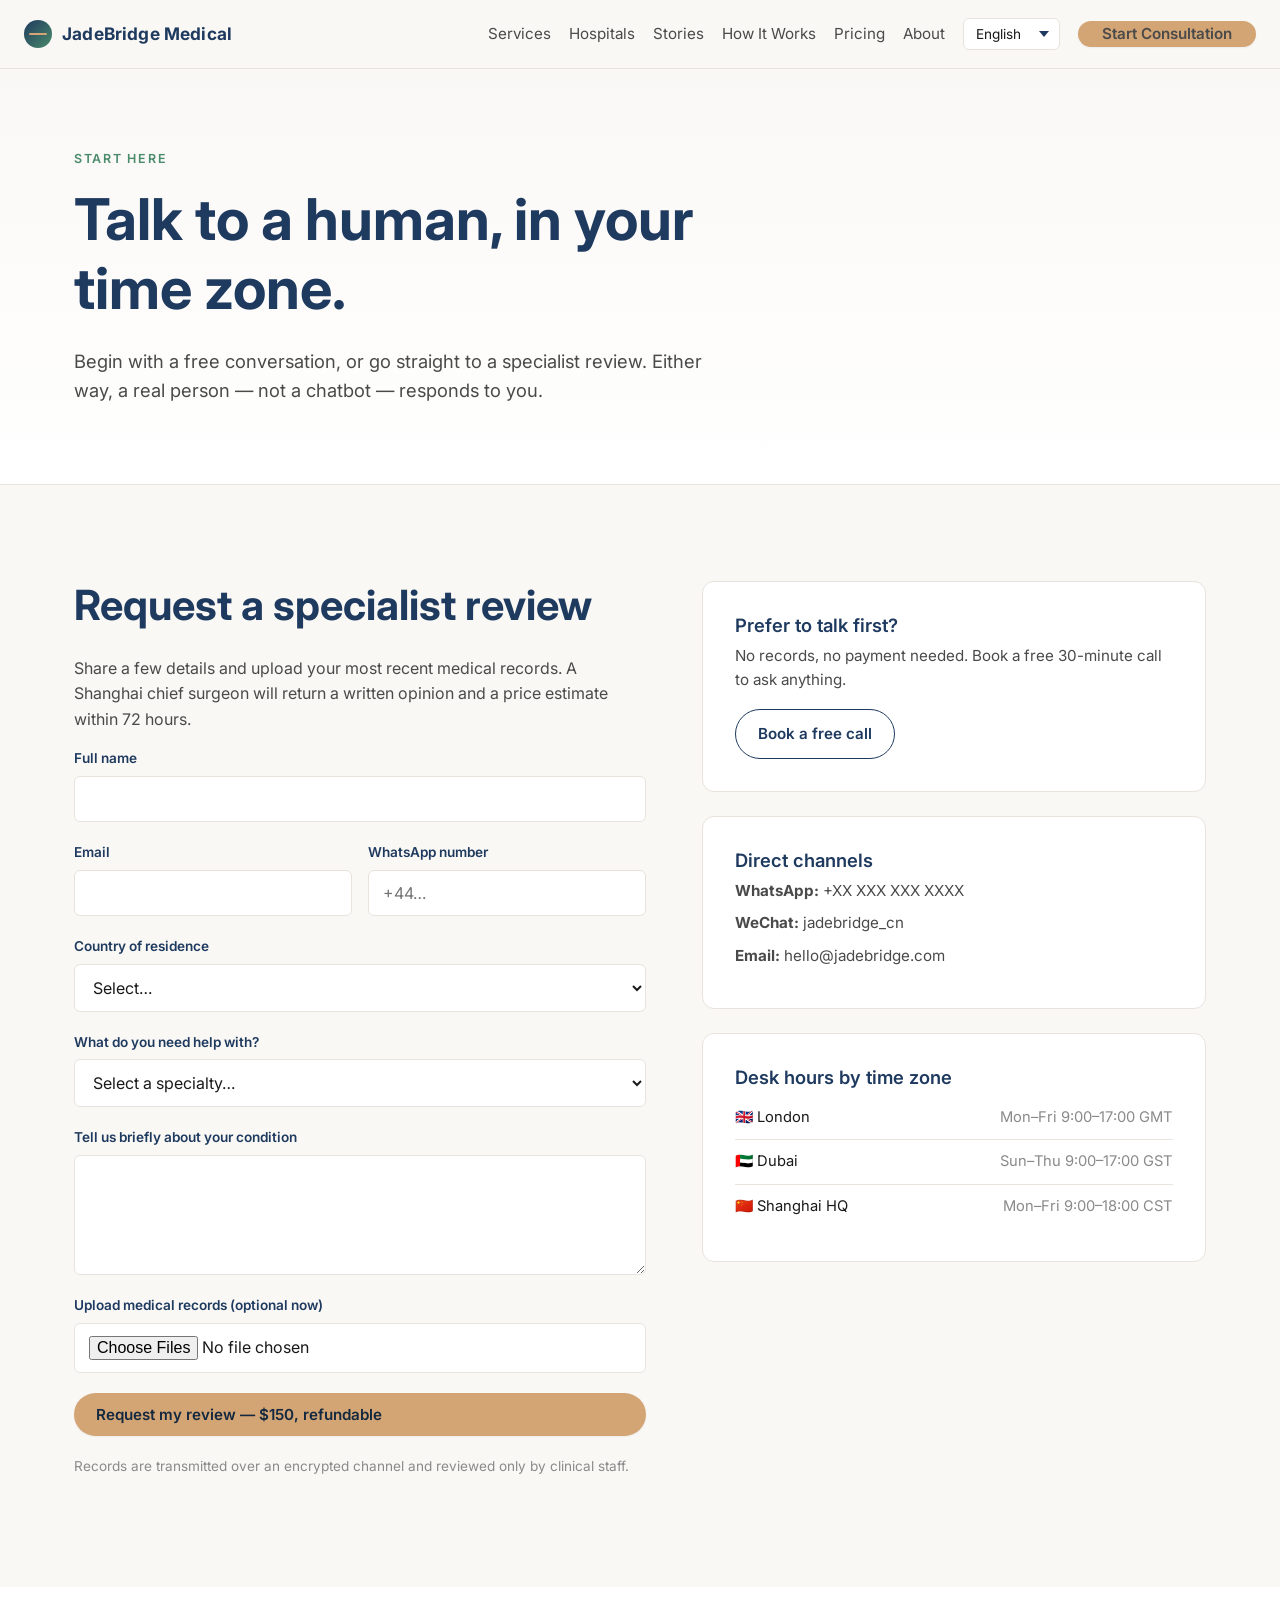
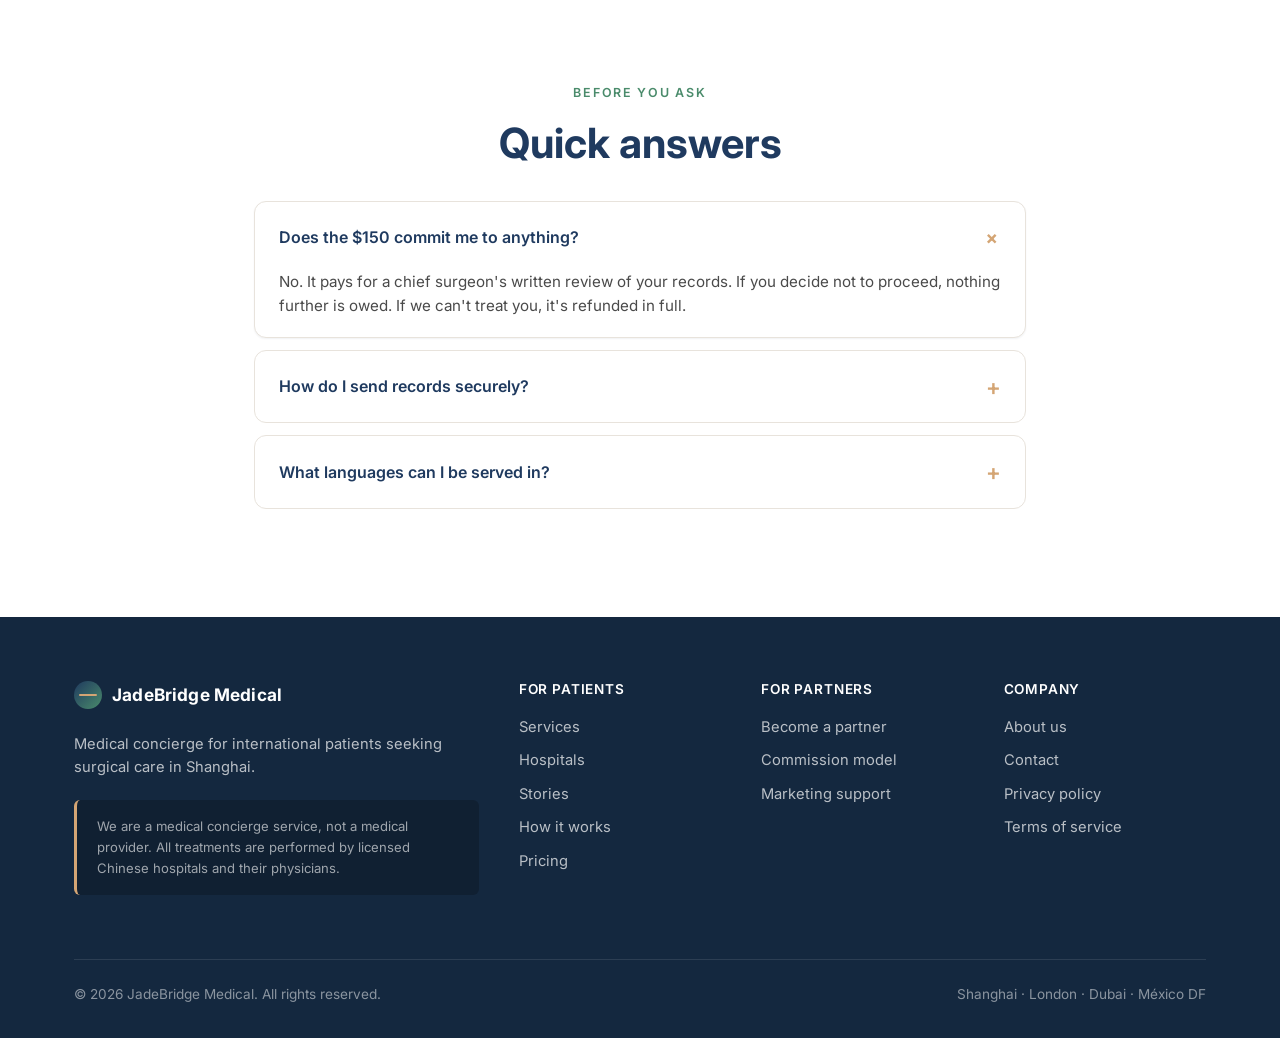
<file: contact.html>
<!DOCTYPE html>
<html lang="en">
<head>
  <meta charset="UTF-8" />
  <meta name="viewport" content="width=device-width, initial-scale=1.0" />
  <title>Start a Consultation — JadeBridge Medical</title>
  <meta name="description" content="Upload your medical records for a 72-hour expert review by a Shanghai chief surgeon. $150, fully refundable." />
  <link href="https://fonts.googleapis.com/css2?family=Inter:wght@400;500;600;700&family=Cairo:wght@500;600;700&display=swap" rel="stylesheet" />
  <link rel="stylesheet" href="styles.css?v=20260530-langfix2" />
</head>
<body>

  <header class="site-header">
    <nav class="nav" id="mainNav">
      <a href="index.html" class="brand"><span class="brand-mark"></span>JadeBridge Medical</a>
      <button class="nav-toggle" id="navToggle" aria-label="Open menu">☰</button>
      <div class="nav-links">
        <a href="services.html" data-i18n="nav.services">Services</a>
        <a href="hospitals.html" data-i18n="nav.hospitals">Hospitals</a>
        <a href="stories.html"   data-i18n="nav.stories">Stories</a>
        <a href="process.html"   data-i18n="nav.process">How It Works</a>
        <a href="pricing.html"   data-i18n="nav.pricing">Pricing</a>
        <a href="about.html"     data-i18n="nav.about">About</a>
        <span class="lang-switch">
          <select id="langSwitch" aria-label="Language">
            <option value="en">English</option><option value="fr">Français</option><option value="es">Español</option>
            <option value="ar">العربية</option><option value="de">Deutsch</option><option value="zh">中文</option>
          </select>
        </span>
        <a href="#start" class="btn btn-primary" data-i18n="cta.consult">Start Consultation</a>
      </div>
    </nav>
  </header>

  <section class="page-head">
    <div class="container">
      <div class="eyebrow">Start here</div>
      <h1>Talk to a human, in your time zone.</h1>
      <p class="lede">Begin with a free conversation, or go straight to a specialist review. Either way, a real person — not a chatbot — responds to you.</p>
    </div>
  </section>

  <section class="section">
    <div class="container">
      <div style="display: grid; grid-template-columns: 1.1fr 1fr; gap: 56px; align-items: start;">

        <!-- Form -->
        <div id="start">
          <h2>Request a specialist review</h2>
          <p>Share a few details and upload your most recent medical records. A Shanghai chief surgeon will return a written opinion and a price estimate within 72 hours.</p>
          <form class="form-grid" style="max-width: none;" onsubmit="event.preventDefault(); this.querySelector('.form-done').style.display='block';">
            <div class="field"><label>Full name</label><input type="text" required /></div>
            <div style="display: grid; grid-template-columns: 1fr 1fr; gap: 16px;">
              <div class="field"><label>Email</label><input type="email" required /></div>
              <div class="field"><label>WhatsApp number</label><input type="tel" placeholder="+44…" /></div>
            </div>
            <div class="field">
              <label>Country of residence</label>
              <select required>
                <option value="">Select…</option>
                <option>United Kingdom</option><option>Ireland</option><option>United Arab Emirates</option>
                <option>Saudi Arabia</option><option>Spain</option><option>Mexico</option>
                <option>United States</option><option>Other</option>
              </select>
            </div>
            <div class="field">
              <label>What do you need help with?</label>
              <select required>
                <option value="">Select a specialty…</option>
                <option>Orthopaedics / joint replacement</option><option>Cardiovascular</option>
                <option>Oncology / tumour surgery</option><option>Ophthalmology</option>
                <option>IVF / reproductive</option><option>General / bariatric surgery</option>
                <option>Not sure — need guidance</option>
              </select>
            </div>
            <div class="field"><label>Tell us briefly about your condition</label><textarea required></textarea></div>
            <div class="field"><label>Upload medical records (optional now)</label><input type="file" multiple /></div>
            <button type="submit" class="btn btn-primary">Request my review — $150, refundable</button>
            <p class="muted" style="font-size: 0.85rem;">Records are transmitted over an encrypted channel and reviewed only by clinical staff.</p>
            <p class="form-done" style="display:none; color: var(--color-jade); font-weight: 600;">✓ Thank you — this is a prototype form. In production this routes securely to your team.</p>
          </form>
        </div>

        <!-- Contact channels -->
        <div>
          <div class="card" style="margin-bottom: 24px;">
            <h3>Prefer to talk first?</h3>
            <p>No records, no payment needed. Book a free 30-minute call to ask anything.</p>
            <a href="#" class="btn btn-secondary">Book a free call</a>
          </div>

          <div class="card" style="margin-bottom: 24px;">
            <h3>Direct channels</h3>
            <p style="margin-bottom: 8px;"><strong>WhatsApp:</strong> +XX XXX XXX XXXX</p>
            <p style="margin-bottom: 8px;"><strong>WeChat:</strong> jadebridge_cn</p>
            <p style="margin-bottom: 8px;"><strong>Email:</strong> hello@jadebridge.com</p>
          </div>

          <div class="card">
            <h3>Desk hours by time zone</h3>
            <table style="width: 100%; font-size: 0.92rem; border-collapse: collapse;">
              <tr style="border-bottom: 1px solid var(--color-line);"><td style="padding: 10px 0;">🇬🇧 London</td><td style="text-align: right; color: var(--color-ink-mute);">Mon–Fri 9:00–17:00 GMT</td></tr>
              <tr style="border-bottom: 1px solid var(--color-line);"><td style="padding: 10px 0;">🇦🇪 Dubai</td><td style="text-align: right; color: var(--color-ink-mute);">Sun–Thu 9:00–17:00 GST</td></tr>
              <tr><td style="padding: 10px 0;">🇨🇳 Shanghai HQ</td><td style="text-align: right; color: var(--color-ink-mute);">Mon–Fri 9:00–18:00 CST</td></tr>
            </table>
          </div>
        </div>
      </div>
    </div>
  </section>

  <section class="section section--alt">
    <div class="container" style="max-width: 820px;">
      <div class="text-center"><div class="eyebrow">Before you ask</div><h2>Quick answers</h2></div>
      <div class="faq" style="margin-top: 32px;">
        <details open><summary>Does the $150 commit me to anything?</summary><p>No. It pays for a chief surgeon's written review of your records. If you decide not to proceed, nothing further is owed. If we can't treat you, it's refunded in full.</p></details>
        <details><summary>How do I send records securely?</summary><p>After you submit this form, we send you a secure encrypted upload link. Please don't email medical records as plain attachments.</p></details>
        <details><summary>What languages can I be served in?</summary><p>English, Spanish, and Arabic case managers are available. Tell us your preference in the form.</p></details>
      </div>
    </div>
  </section>

  <footer class="site-footer">
    <div class="container">
      <div class="footer-grid">
        <div>
          <div class="brand" style="color: #fff;"><span class="brand-mark"></span>JadeBridge Medical</div>
          <p style="margin-top: 16px; color: rgba(255,255,255,0.7);" data-i18n="footer.tag">Medical concierge for international patients seeking surgical care in Shanghai.</p>
          <div class="disclaimer" style="margin-top: 20px;">We are a medical concierge service, not a medical provider. All treatments are performed by licensed Chinese hospitals and their physicians.</div>
        </div>
        <div><h4>For patients</h4><ul><li><a href="services.html">Services</a></li><li><a href="hospitals.html">Hospitals</a></li><li><a href="stories.html">Stories</a></li><li><a href="process.html">How it works</a></li><li><a href="pricing.html">Pricing</a></li></ul></div>
        <div><h4>For partners</h4><ul><li><a href="partners.html">Become a partner</a></li><li><a href="partners.html#earn">Commission model</a></li><li><a href="partners.html#support">Marketing support</a></li></ul></div>
        <div><h4>Company</h4><ul><li><a href="about.html">About us</a></li><li><a href="contact.html">Contact</a></li><li><a href="#">Privacy policy</a></li><li><a href="#">Terms of service</a></li></ul></div>
      </div>
      <div class="footer-bottom"><span>© 2026 JadeBridge Medical. All rights reserved.</span><span>Shanghai · London · Dubai · México DF</span></div>
    </div>
  </footer>

  <script src="script.js?v=20260530-langfix2"></script>
</body>
</html>
</file>
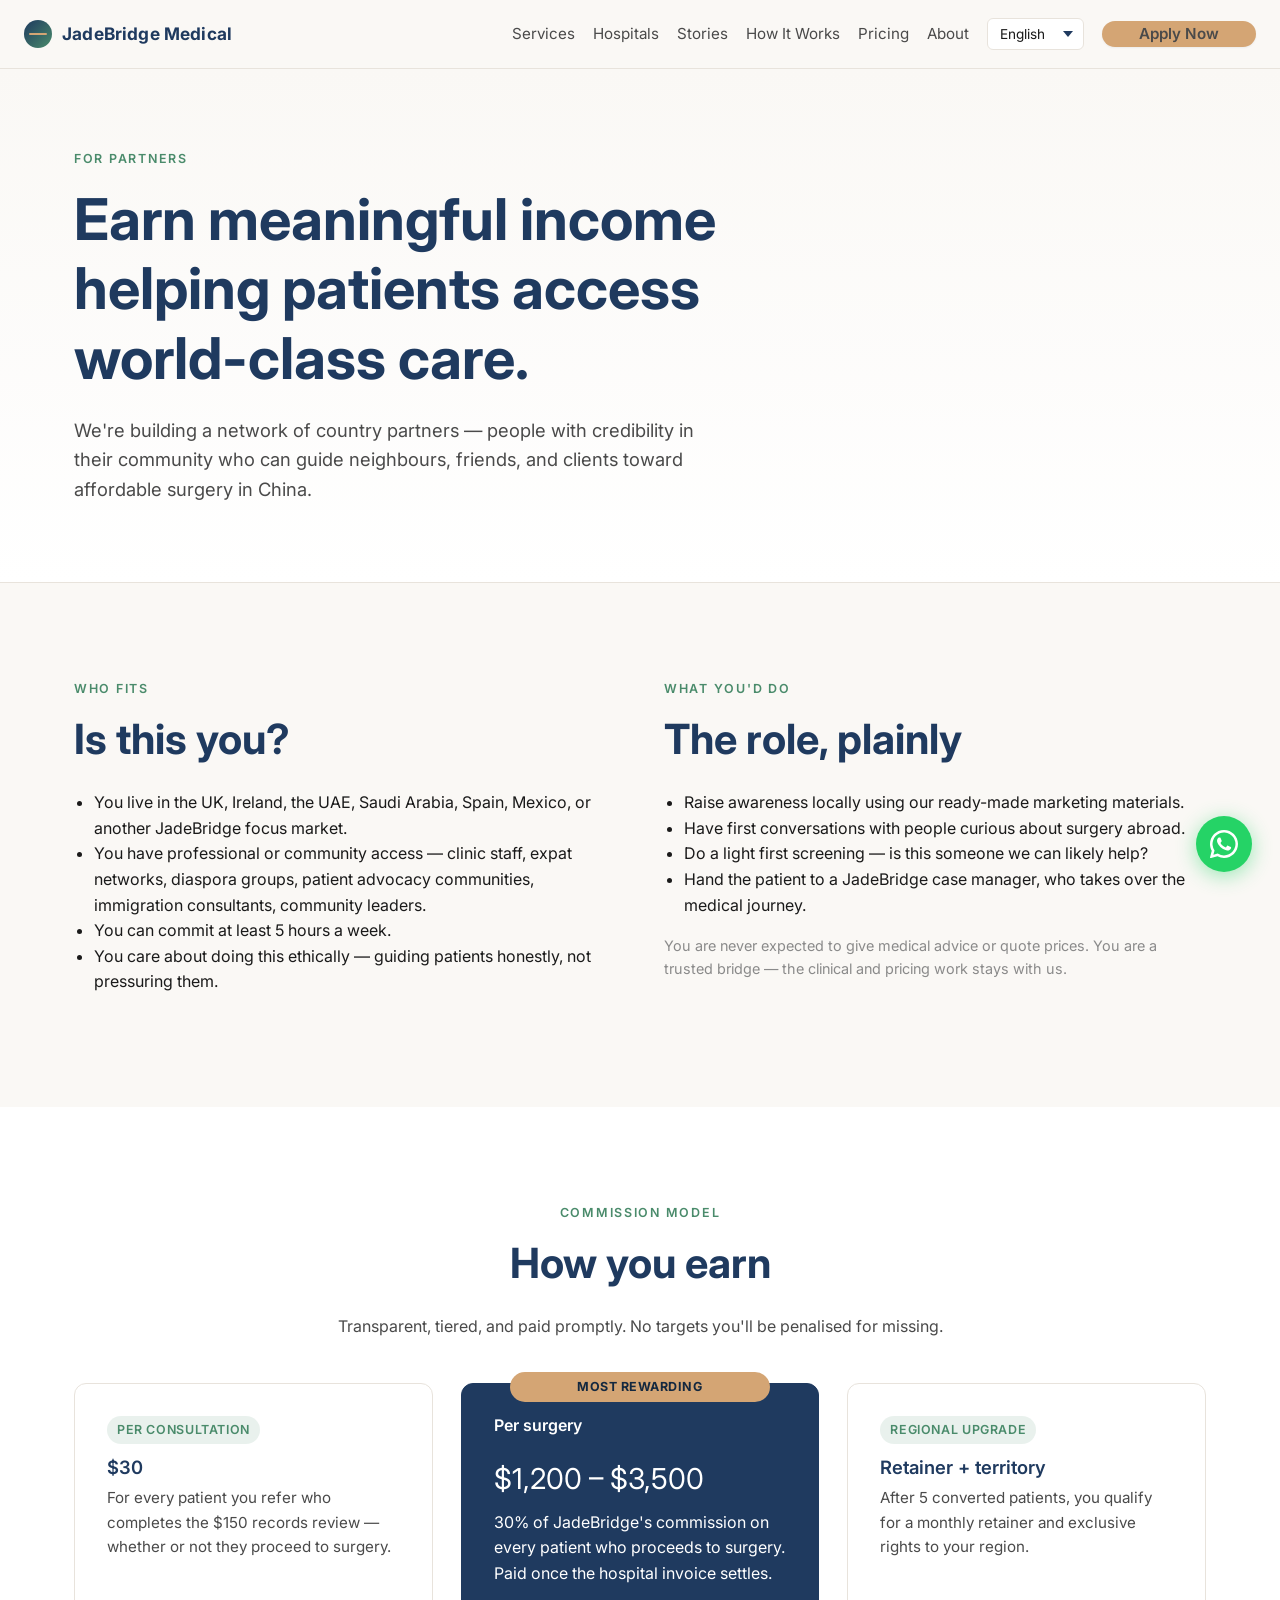
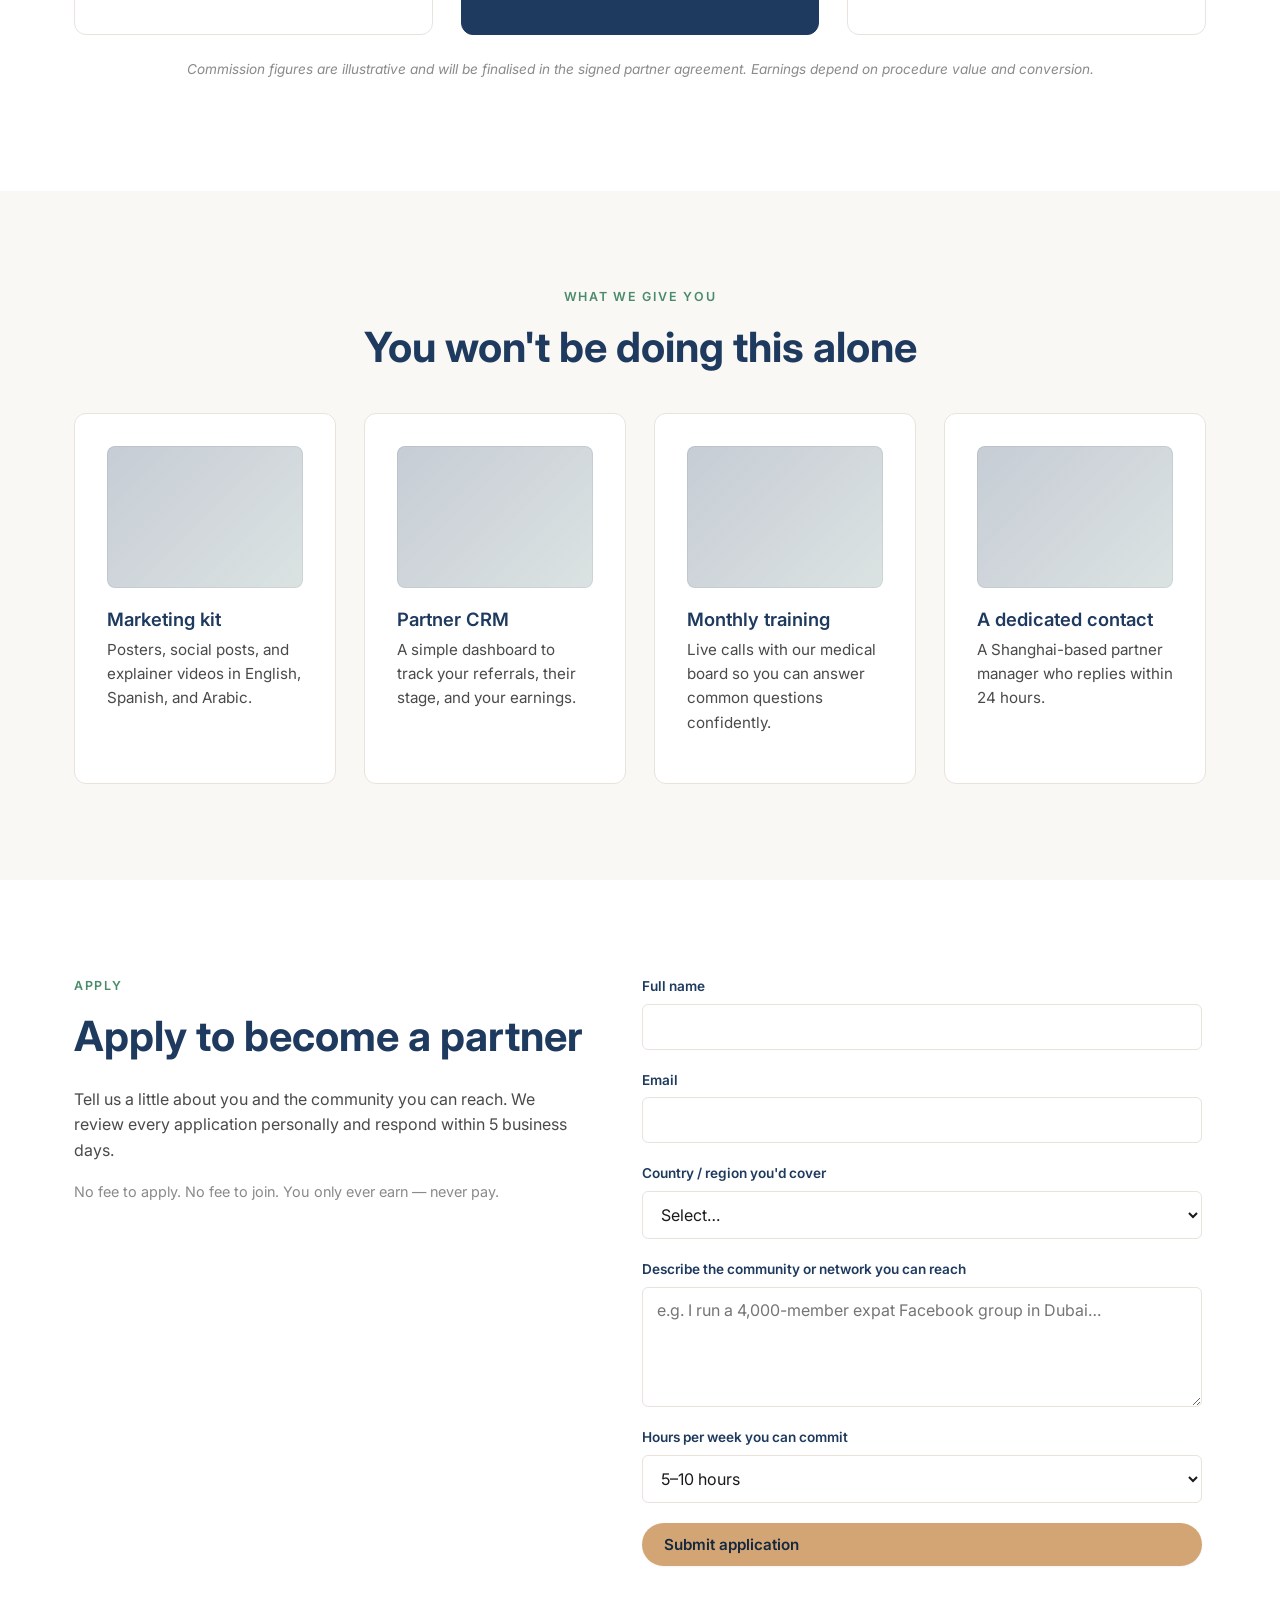
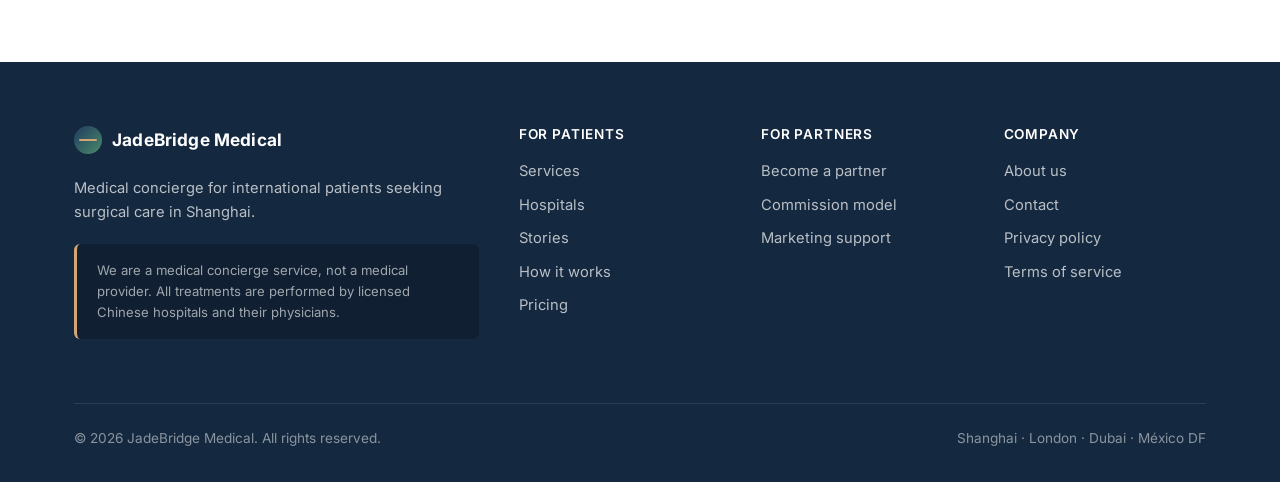
<file: partners.html>
<!DOCTYPE html>
<html lang="en">
<head>
  <meta charset="UTF-8" />
  <meta name="viewport" content="width=device-width, initial-scale=1.0" />
  <title>Become a Partner — JadeBridge Medical</title>
  <meta name="description" content="Earn meaningful income helping patients in your country access affordable, world-class surgery in China." />
  <link href="https://fonts.googleapis.com/css2?family=Inter:wght@400;500;600;700&family=Cairo:wght@500;600;700&display=swap" rel="stylesheet" />
  <link rel="stylesheet" href="styles.css?v=20260530-langfix2" />
</head>
<body>

  <header class="site-header">
    <nav class="nav" id="mainNav">
      <a href="index.html" class="brand"><span class="brand-mark"></span>JadeBridge Medical</a>
      <button class="nav-toggle" id="navToggle" aria-label="Open menu">☰</button>
      <div class="nav-links">
        <a href="services.html" data-i18n="nav.services">Services</a>
        <a href="hospitals.html" data-i18n="nav.hospitals">Hospitals</a>
        <a href="stories.html"   data-i18n="nav.stories">Stories</a>
        <a href="process.html"   data-i18n="nav.process">How It Works</a>
        <a href="pricing.html"   data-i18n="nav.pricing">Pricing</a>
        <a href="about.html"     data-i18n="nav.about">About</a>
        <span class="lang-switch">
          <select id="langSwitch" aria-label="Language">
            <option value="en">English</option><option value="fr">Français</option><option value="es">Español</option>
            <option value="ar">العربية</option><option value="de">Deutsch</option><option value="zh">中文</option>
          </select>
        </span>
        <a href="#apply" class="btn btn-primary">Apply Now</a>
      </div>
    </nav>
  </header>

  <section class="page-head">
    <div class="container">
      <div class="eyebrow">For partners</div>
      <h1>Earn meaningful income helping patients access world-class care.</h1>
      <p class="lede">We're building a network of country partners — people with credibility in their community who can guide neighbours, friends, and clients toward affordable surgery in China.</p>
    </div>
  </section>

  <!-- Who fits -->
  <section class="section">
    <div class="container">
      <div style="display: grid; grid-template-columns: 1fr 1fr; gap: 48px; align-items: start;">
        <div>
          <div class="eyebrow">Who fits</div>
          <h2>Is this you?</h2>
          <ul style="padding-left: 20px;">
            <li>You live in the UK, Ireland, the UAE, Saudi Arabia, Spain, Mexico, or another JadeBridge focus market.</li>
            <li>You have professional or community access — clinic staff, expat networks, diaspora groups, patient advocacy communities, immigration consultants, community leaders.</li>
            <li>You can commit at least 5 hours a week.</li>
            <li>You care about doing this ethically — guiding patients honestly, not pressuring them.</li>
          </ul>
        </div>
        <div>
          <div class="eyebrow">What you'd do</div>
          <h2>The role, plainly</h2>
          <ul style="padding-left: 20px;">
            <li>Raise awareness locally using our ready-made marketing materials.</li>
            <li>Have first conversations with people curious about surgery abroad.</li>
            <li>Do a light first screening — is this someone we can likely help?</li>
            <li>Hand the patient to a JadeBridge case manager, who takes over the medical journey.</li>
          </ul>
          <p class="muted" style="font-size: 0.9rem;">You are never expected to give medical advice or quote prices. You are a trusted bridge — the clinical and pricing work stays with us.</p>
        </div>
      </div>
    </div>
  </section>

  <!-- Earn -->
  <section class="section section--alt" id="earn">
    <div class="container">
      <div class="text-center" style="max-width: 720px; margin: 0 auto;">
        <div class="eyebrow">Commission model</div>
        <h2>How you earn</h2>
        <p>Transparent, tiered, and paid promptly. No targets you'll be penalised for missing.</p>
      </div>
      <div class="grid grid-3" style="margin-top: 44px;">
        <div class="card">
          <span class="tag">Per consultation</span>
          <h3 style="margin-top: 12px;">$30</h3>
          <p>For every patient you refer who completes the $150 records review — whether or not they proceed to surgery.</p>
        </div>
        <div class="compare-col is-us" style="position: relative;">
          <span class="ribbon">Most rewarding</span>
          <h3>Per surgery</h3>
          <p style="font-family: var(--font-serif); font-size: 1.8rem; color: #fff; margin: 8px 0;">$1,200 – $3,500</p>
          <p>30% of JadeBridge's commission on every patient who proceeds to surgery. Paid once the hospital invoice settles.</p>
        </div>
        <div class="card">
          <span class="tag">Regional upgrade</span>
          <h3 style="margin-top: 12px;">Retainer + territory</h3>
          <p>After 5 converted patients, you qualify for a monthly retainer and exclusive rights to your region.</p>
        </div>
      </div>
      <p class="muted" style="font-size: 0.85rem; text-align: center; margin-top: 24px;"><em>Commission figures are illustrative and will be finalised in the signed partner agreement. Earnings depend on procedure value and conversion.</em></p>
    </div>
  </section>

  <!-- Support -->
  <section class="section" id="support">
    <div class="container">
      <div class="text-center" style="max-width: 720px; margin: 0 auto;">
        <div class="eyebrow">What we give you</div>
        <h2>You won't be doing this alone</h2>
      </div>
      <div class="grid grid-4" style="margin-top: 40px;">
        <div class="card"><div class="card-photo card-photo-marketing" role="img" aria-label="Marketing materials and social posts"></div><h3>Marketing kit</h3><p>Posters, social posts, and explainer videos in English, Spanish, and Arabic.</p></div>
        <div class="card"><div class="card-photo card-photo-crm" role="img" aria-label="Partner CRM dashboard"></div><h3>Partner CRM</h3><p>A simple dashboard to track your referrals, their stage, and your earnings.</p></div>
        <div class="card"><div class="card-photo card-photo-training" role="img" aria-label="Online training session"></div><h3>Monthly training</h3><p>Live calls with our medical board so you can answer common questions confidently.</p></div>
        <div class="card"><div class="card-photo card-photo-contact" role="img" aria-label="Dedicated partner contact"></div><h3>A dedicated contact</h3><p>A Shanghai-based partner manager who replies within 24 hours.</p></div>
      </div>
    </div>
  </section>

  <!-- Apply form -->
  <section class="section section--alt" id="apply">
    <div class="container">
      <div style="display: grid; grid-template-columns: 1fr 1.1fr; gap: 56px; align-items: start;">
        <div>
          <div class="eyebrow">Apply</div>
          <h2>Apply to become a partner</h2>
          <p>Tell us a little about you and the community you can reach. We review every application personally and respond within 5 business days.</p>
          <p class="muted" style="font-size: 0.9rem;">No fee to apply. No fee to join. You only ever earn — never pay.</p>
        </div>
        <form class="form-grid" onsubmit="event.preventDefault(); this.querySelector('.form-done').style.display='block';">
          <div class="field"><label>Full name</label><input type="text" required /></div>
          <div class="field"><label>Email</label><input type="email" required /></div>
          <div class="field">
            <label>Country / region you'd cover</label>
            <select required>
              <option value="">Select…</option>
              <option>United Kingdom</option><option>Ireland</option>
              <option>United Arab Emirates</option><option>Saudi Arabia</option>
              <option>Spain</option><option>Mexico</option><option>Other</option>
            </select>
          </div>
          <div class="field"><label>Describe the community or network you can reach</label><textarea placeholder="e.g. I run a 4,000-member expat Facebook group in Dubai…" required></textarea></div>
          <div class="field"><label>Hours per week you can commit</label>
            <select><option>5–10 hours</option><option>10–20 hours</option><option>Full-time</option></select>
          </div>
          <button type="submit" class="btn btn-primary">Submit application</button>
          <p class="form-done" style="display:none; color: var(--color-jade); font-weight: 600;">✓ Thank you — this is a prototype form. In production this routes to your inbox via Formspree.</p>
        </form>
      </div>
    </div>
  </section>

  <footer class="site-footer">
    <div class="container">
      <div class="footer-grid">
        <div>
          <div class="brand" style="color: #fff;"><span class="brand-mark"></span>JadeBridge Medical</div>
          <p style="margin-top: 16px; color: rgba(255,255,255,0.7);" data-i18n="footer.tag">Medical concierge for international patients seeking surgical care in Shanghai.</p>
          <div class="disclaimer" style="margin-top: 20px;">We are a medical concierge service, not a medical provider. All treatments are performed by licensed Chinese hospitals and their physicians.</div>
        </div>
        <div><h4>For patients</h4><ul><li><a href="services.html">Services</a></li><li><a href="hospitals.html">Hospitals</a></li><li><a href="stories.html">Stories</a></li><li><a href="process.html">How it works</a></li><li><a href="pricing.html">Pricing</a></li></ul></div>
        <div><h4>For partners</h4><ul><li><a href="partners.html">Become a partner</a></li><li><a href="partners.html#earn">Commission model</a></li><li><a href="partners.html#support">Marketing support</a></li></ul></div>
        <div><h4>Company</h4><ul><li><a href="about.html">About us</a></li><li><a href="contact.html">Contact</a></li><li><a href="#">Privacy policy</a></li><li><a href="#">Terms of service</a></li></ul></div>
      </div>
      <div class="footer-bottom"><span>© 2026 JadeBridge Medical. All rights reserved.</span><span>Shanghai · London · Dubai · México DF</span></div>
    </div>
  </footer>

  <script src="script.js?v=20260530-langfix2"></script>
</body>
</html>
</file>
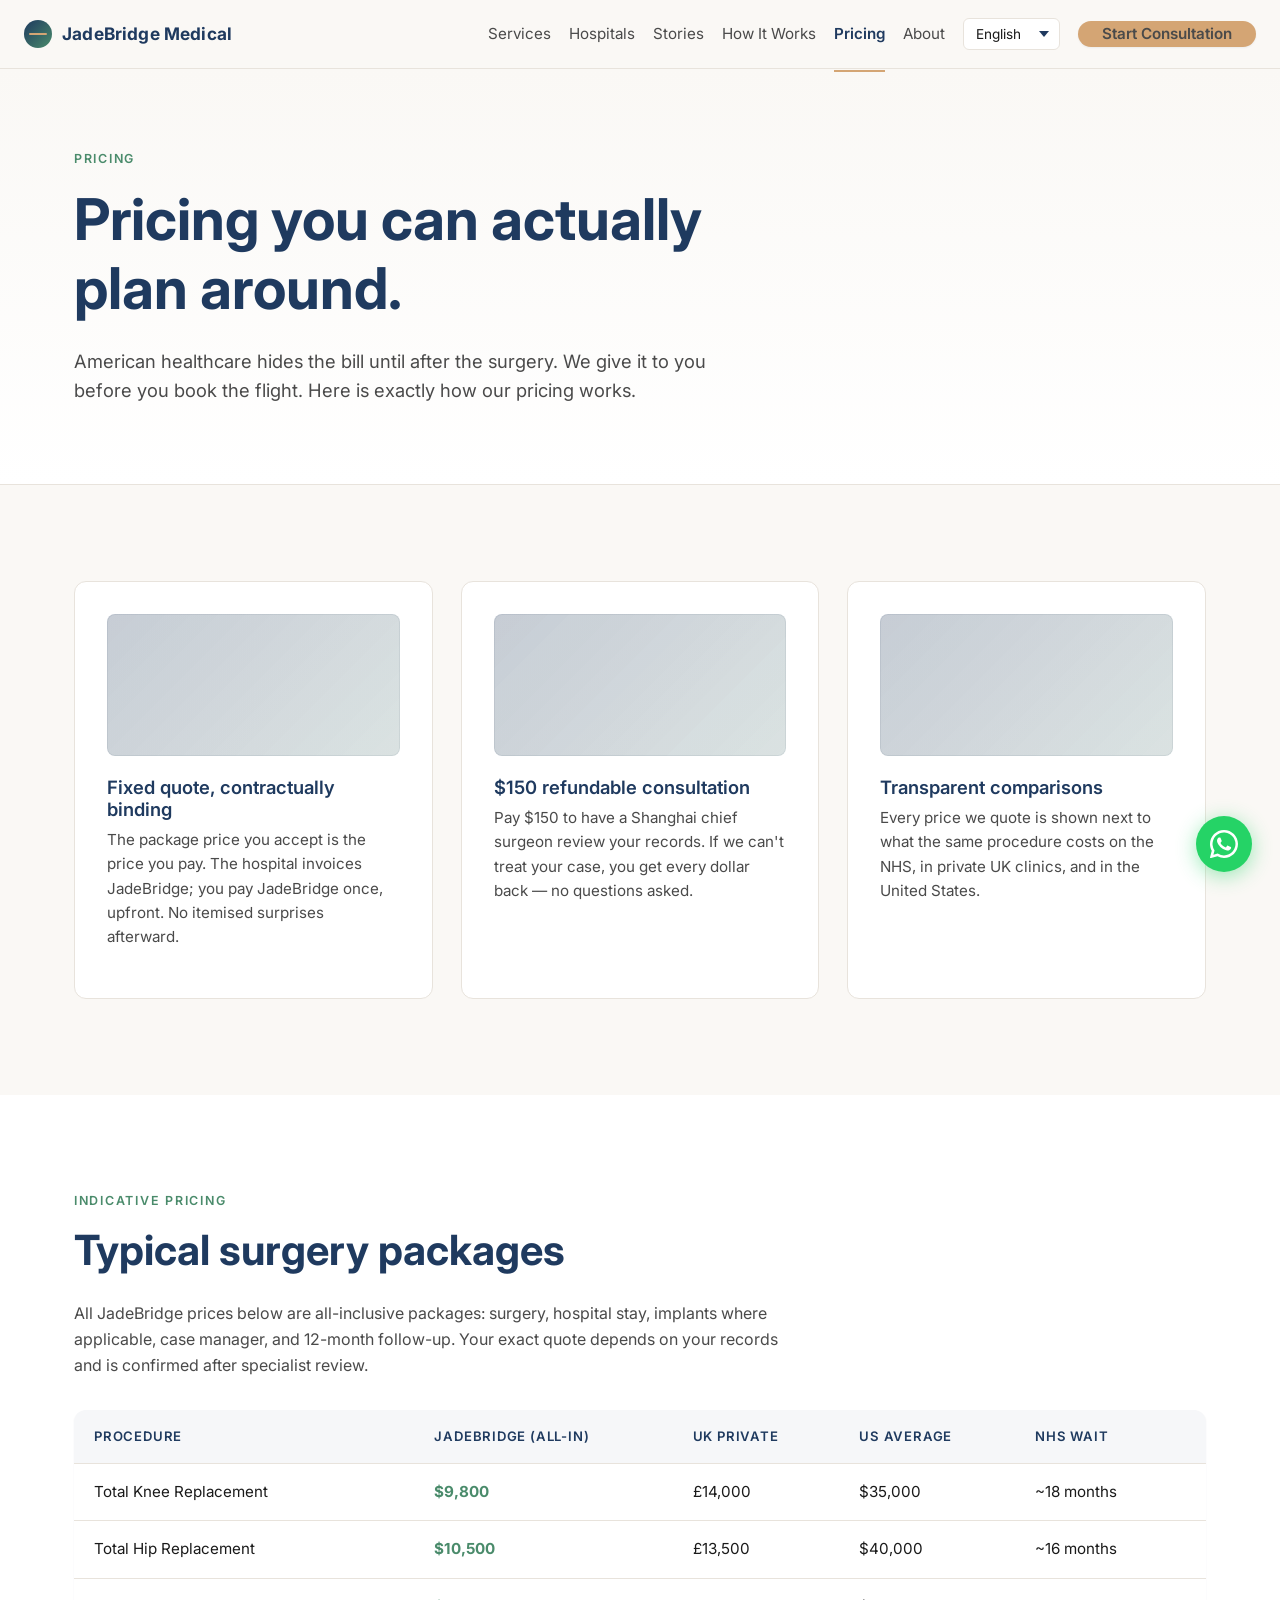
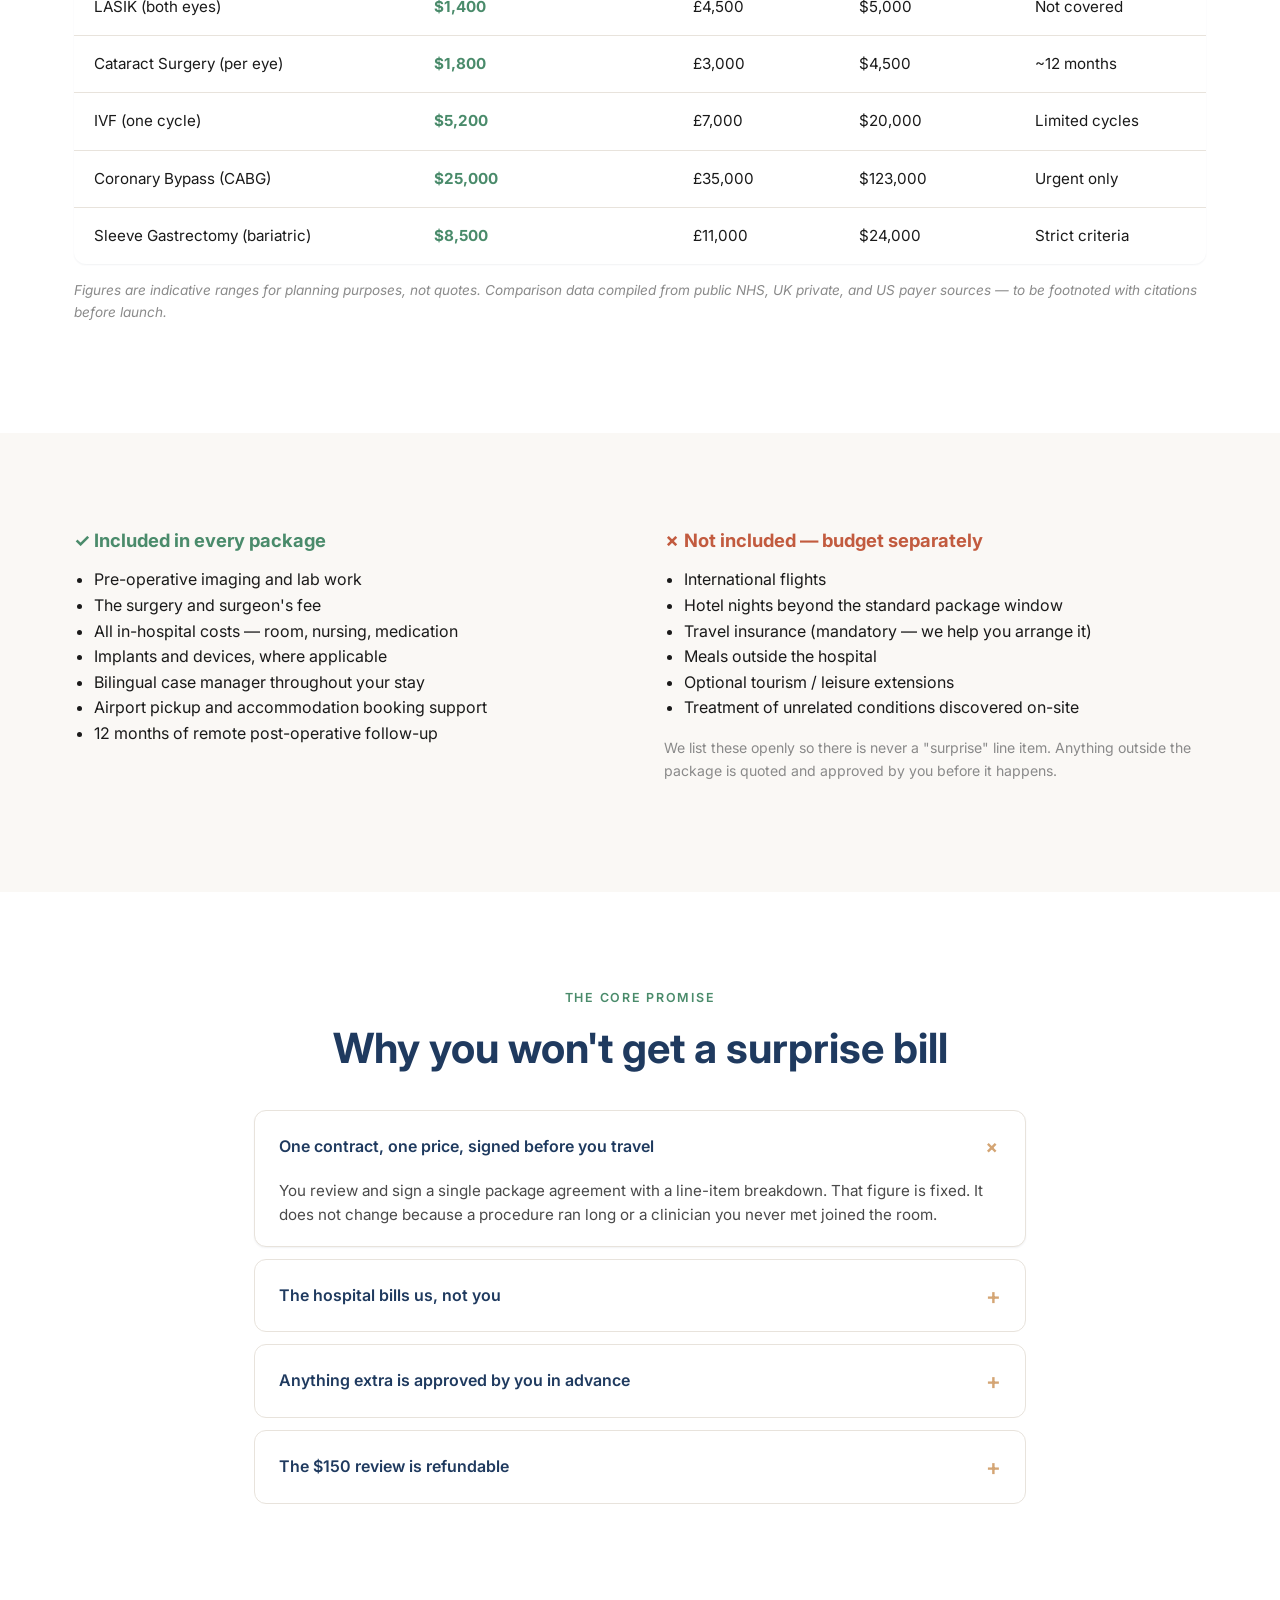
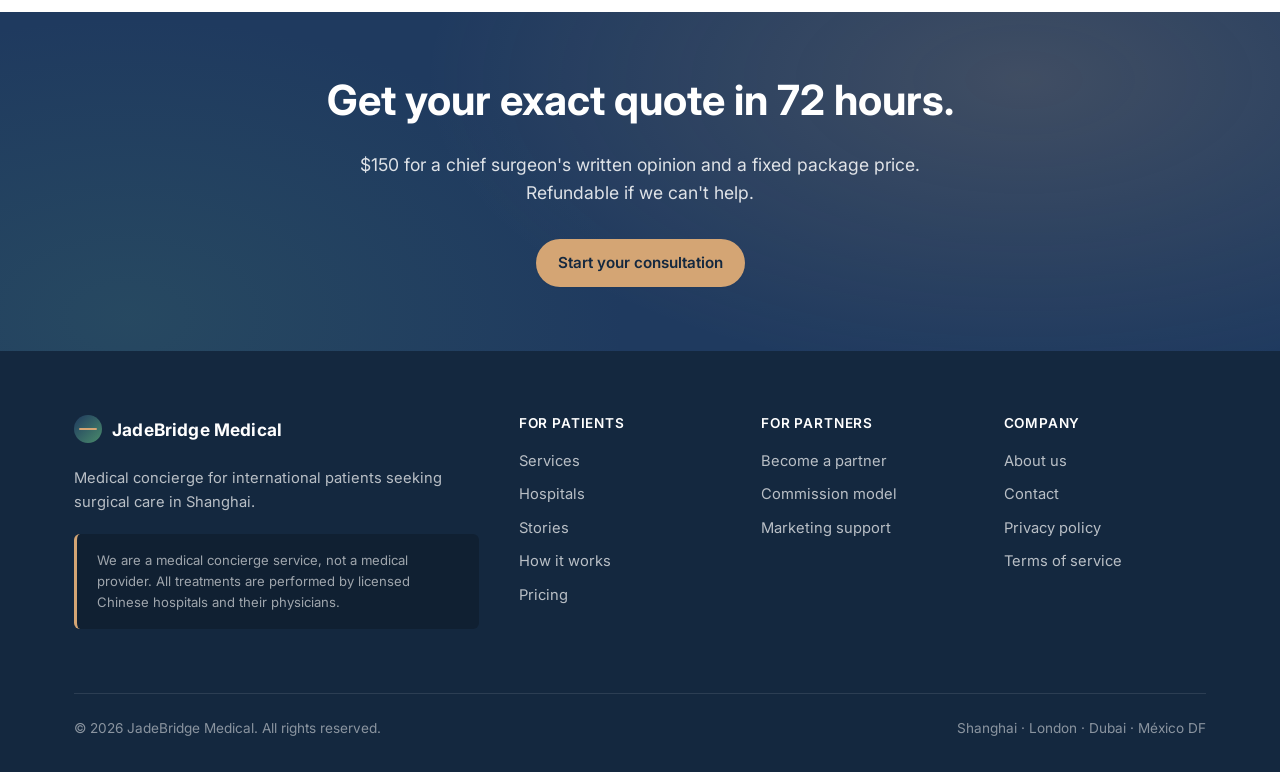
<file: pricing.html>
<!DOCTYPE html>
<html lang="en">
<head>
  <meta charset="UTF-8" />
  <meta name="viewport" content="width=device-width, initial-scale=1.0" />
  <title>Pricing — JadeBridge Medical</title>
  <meta name="description" content="Transparent, fixed-price surgery packages in Shanghai. See how procedures compare to NHS, UK private, and US prices." />
  <link href="https://fonts.googleapis.com/css2?family=Inter:wght@400;500;600;700&family=Cairo:wght@500;600;700&display=swap" rel="stylesheet" />
  <link rel="stylesheet" href="styles.css?v=20260530-langfix2" />
</head>
<body>

  <header class="site-header">
    <nav class="nav" id="mainNav">
      <a href="index.html" class="brand"><span class="brand-mark"></span>JadeBridge Medical</a>
      <button class="nav-toggle" id="navToggle" aria-label="Open menu">☰</button>
      <div class="nav-links">
        <a href="services.html" data-i18n="nav.services">Services</a>
        <a href="hospitals.html" data-i18n="nav.hospitals">Hospitals</a>
        <a href="stories.html"   data-i18n="nav.stories">Stories</a>
        <a href="process.html"   data-i18n="nav.process">How It Works</a>
        <a href="pricing.html" class="is-active"   data-i18n="nav.pricing">Pricing</a>
        <a href="about.html"     data-i18n="nav.about">About</a>
        <span class="lang-switch">
          <select id="langSwitch" aria-label="Language">
            <option value="en">English</option><option value="fr">Français</option><option value="es">Español</option>
            <option value="ar">العربية</option><option value="de">Deutsch</option><option value="zh">中文</option>
          </select>
        </span>
        <a href="contact.html" class="btn btn-primary" data-i18n="cta.consult">Start Consultation</a>
      </div>
    </nav>
  </header>

  <section class="page-head">
    <div class="container">
      <div class="eyebrow">Pricing</div>
      <h1>Pricing you can actually plan around.</h1>
      <p class="lede">American healthcare hides the bill until after the surgery. We give it to you before you book the flight. Here is exactly how our pricing works.</p>
    </div>
  </section>

  <!-- Three trust modules -->
  <section class="section">
    <div class="container">
      <div class="grid grid-3">
        <div class="card">
          <div class="card-photo card-photo-contract" role="img" aria-label="Fixed medical service contract"></div>
          <h3>Fixed quote, contractually binding</h3>
          <p>The package price you accept is the price you pay. The hospital invoices JadeBridge; you pay JadeBridge once, upfront. No itemised surprises afterward.</p>
        </div>
        <div class="card">
          <div class="card-photo card-photo-payment" role="img" aria-label="Transparent payment planning"></div>
          <h3>$150 refundable consultation</h3>
          <p>Pay $150 to have a Shanghai chief surgeon review your records. If we can't treat your case, you get every dollar back — no questions asked.</p>
        </div>
        <div class="card">
          <div class="card-photo card-photo-compare" role="img" aria-label="Pricing comparison dashboard"></div>
          <h3>Transparent comparisons</h3>
          <p>Every price we quote is shown next to what the same procedure costs on the NHS, in private UK clinics, and in the United States.</p>
        </div>
      </div>
    </div>
  </section>

  <!-- Price table -->
  <section class="section section--alt">
    <div class="container">
      <div class="eyebrow">Indicative pricing</div>
      <h2>Typical surgery packages</h2>
      <p style="max-width: 720px;">All JadeBridge prices below are all-inclusive packages: surgery, hospital stay, implants where applicable, case manager, and 12-month follow-up. Your exact quote depends on your records and is confirmed after specialist review.</p>

      <table class="price-table">
        <thead>
          <tr><th>Procedure</th><th>JadeBridge (all-in)</th><th>UK private</th><th>US average</th><th>NHS wait</th></tr>
        </thead>
        <tbody>
          <tr><td>Total Knee Replacement</td><td class="price-ours">$9,800</td><td>£14,000</td><td>$35,000</td><td>~18 months</td></tr>
          <tr><td>Total Hip Replacement</td><td class="price-ours">$10,500</td><td>£13,500</td><td>$40,000</td><td>~16 months</td></tr>
          <tr><td>LASIK (both eyes)</td><td class="price-ours">$1,400</td><td>£4,500</td><td>$5,000</td><td>Not covered</td></tr>
          <tr><td>Cataract Surgery (per eye)</td><td class="price-ours">$1,800</td><td>£3,000</td><td>$4,500</td><td>~12 months</td></tr>
          <tr><td>IVF (one cycle)</td><td class="price-ours">$5,200</td><td>£7,000</td><td>$20,000</td><td>Limited cycles</td></tr>
          <tr><td>Coronary Bypass (CABG)</td><td class="price-ours">$25,000</td><td>£35,000</td><td>$123,000</td><td>Urgent only</td></tr>
          <tr><td>Sleeve Gastrectomy (bariatric)</td><td class="price-ours">$8,500</td><td>£11,000</td><td>$24,000</td><td>Strict criteria</td></tr>
        </tbody>
      </table>
      <p class="muted" style="font-size: 0.85rem; margin-top: 16px;"><em>Figures are indicative ranges for planning purposes, not quotes. Comparison data compiled from public NHS, UK private, and US payer sources — to be footnoted with citations before launch.</em></p>
    </div>
  </section>

  <!-- What's not included -->
  <section class="section">
    <div class="container">
      <div style="display: grid; grid-template-columns: 1fr 1fr; gap: 48px;">
        <div>
          <h3 style="font-family: var(--font-sans); color: var(--color-jade); font-size: 1.15rem;">✓ Included in every package</h3>
          <ul style="padding-left: 20px;">
            <li>Pre-operative imaging and lab work</li>
            <li>The surgery and surgeon's fee</li>
            <li>All in-hospital costs — room, nursing, medication</li>
            <li>Implants and devices, where applicable</li>
            <li>Bilingual case manager throughout your stay</li>
            <li>Airport pickup and accommodation booking support</li>
            <li>12 months of remote post-operative follow-up</li>
          </ul>
        </div>
        <div>
          <h3 style="font-family: var(--font-sans); color: var(--color-warn); font-size: 1.15rem;">✗ Not included — budget separately</h3>
          <ul style="padding-left: 20px;">
            <li>International flights</li>
            <li>Hotel nights beyond the standard package window</li>
            <li>Travel insurance (mandatory — we help you arrange it)</li>
            <li>Meals outside the hospital</li>
            <li>Optional tourism / leisure extensions</li>
            <li>Treatment of unrelated conditions discovered on-site</li>
          </ul>
          <p class="muted" style="font-size: 0.88rem;">We list these openly so there is never a "surprise" line item. Anything outside the package is quoted and approved by you before it happens.</p>
        </div>
      </div>
    </div>
  </section>

  <!-- Why no surprise bill -->
  <section class="section section--alt">
    <div class="container" style="max-width: 820px;">
      <div class="text-center">
        <div class="eyebrow">The core promise</div>
        <h2>Why you won't get a surprise bill</h2>
      </div>
      <div class="faq" style="margin-top: 36px;">
        <details open><summary>One contract, one price, signed before you travel</summary><p>You review and sign a single package agreement with a line-item breakdown. That figure is fixed. It does not change because a procedure ran long or a clinician you never met joined the room.</p></details>
        <details><summary>The hospital bills us, not you</summary><p>JadeBridge settles directly with the hospital. You make one payment to JadeBridge. You are never exposed to an itemised hospital invoice in a language and billing system you don't know.</p></details>
        <details><summary>Anything extra is approved by you in advance</summary><p>If a clinical situation genuinely requires something outside the package, it stops and is explained to you with a price — before it happens, never after.</p></details>
        <details><summary>The $150 review is refundable</summary><p>If after reviewing your records our surgeon concludes we cannot safely or appropriately treat your case, your $150 is returned in full.</p></details>
      </div>
    </div>
  </section>

  <section class="cta-band">
    <div class="container">
      <h2>Get your exact quote in 72 hours.</h2>
      <p>$150 for a chief surgeon's written opinion and a fixed package price. Refundable if we can't help.</p>
      <a href="contact.html" class="btn btn-primary">Start your consultation</a>
    </div>
  </section>

  <footer class="site-footer">
    <div class="container">
      <div class="footer-grid">
        <div>
          <div class="brand" style="color: #fff;"><span class="brand-mark"></span>JadeBridge Medical</div>
          <p style="margin-top: 16px; color: rgba(255,255,255,0.7);" data-i18n="footer.tag">Medical concierge for international patients seeking surgical care in Shanghai.</p>
          <div class="disclaimer" style="margin-top: 20px;">We are a medical concierge service, not a medical provider. All treatments are performed by licensed Chinese hospitals and their physicians.</div>
        </div>
        <div><h4>For patients</h4><ul><li><a href="services.html">Services</a></li><li><a href="hospitals.html">Hospitals</a></li><li><a href="stories.html">Stories</a></li><li><a href="process.html">How it works</a></li><li><a href="pricing.html">Pricing</a></li></ul></div>
        <div><h4>For partners</h4><ul><li><a href="partners.html">Become a partner</a></li><li><a href="partners.html#earn">Commission model</a></li><li><a href="partners.html#support">Marketing support</a></li></ul></div>
        <div><h4>Company</h4><ul><li><a href="about.html">About us</a></li><li><a href="contact.html">Contact</a></li><li><a href="#">Privacy policy</a></li><li><a href="#">Terms of service</a></li></ul></div>
      </div>
      <div class="footer-bottom"><span>© 2026 JadeBridge Medical. All rights reserved.</span><span>Shanghai · London · Dubai · México DF</span></div>
    </div>
  </footer>

  <script src="script.js?v=20260530-langfix2"></script>
</body>
</html>
</file>
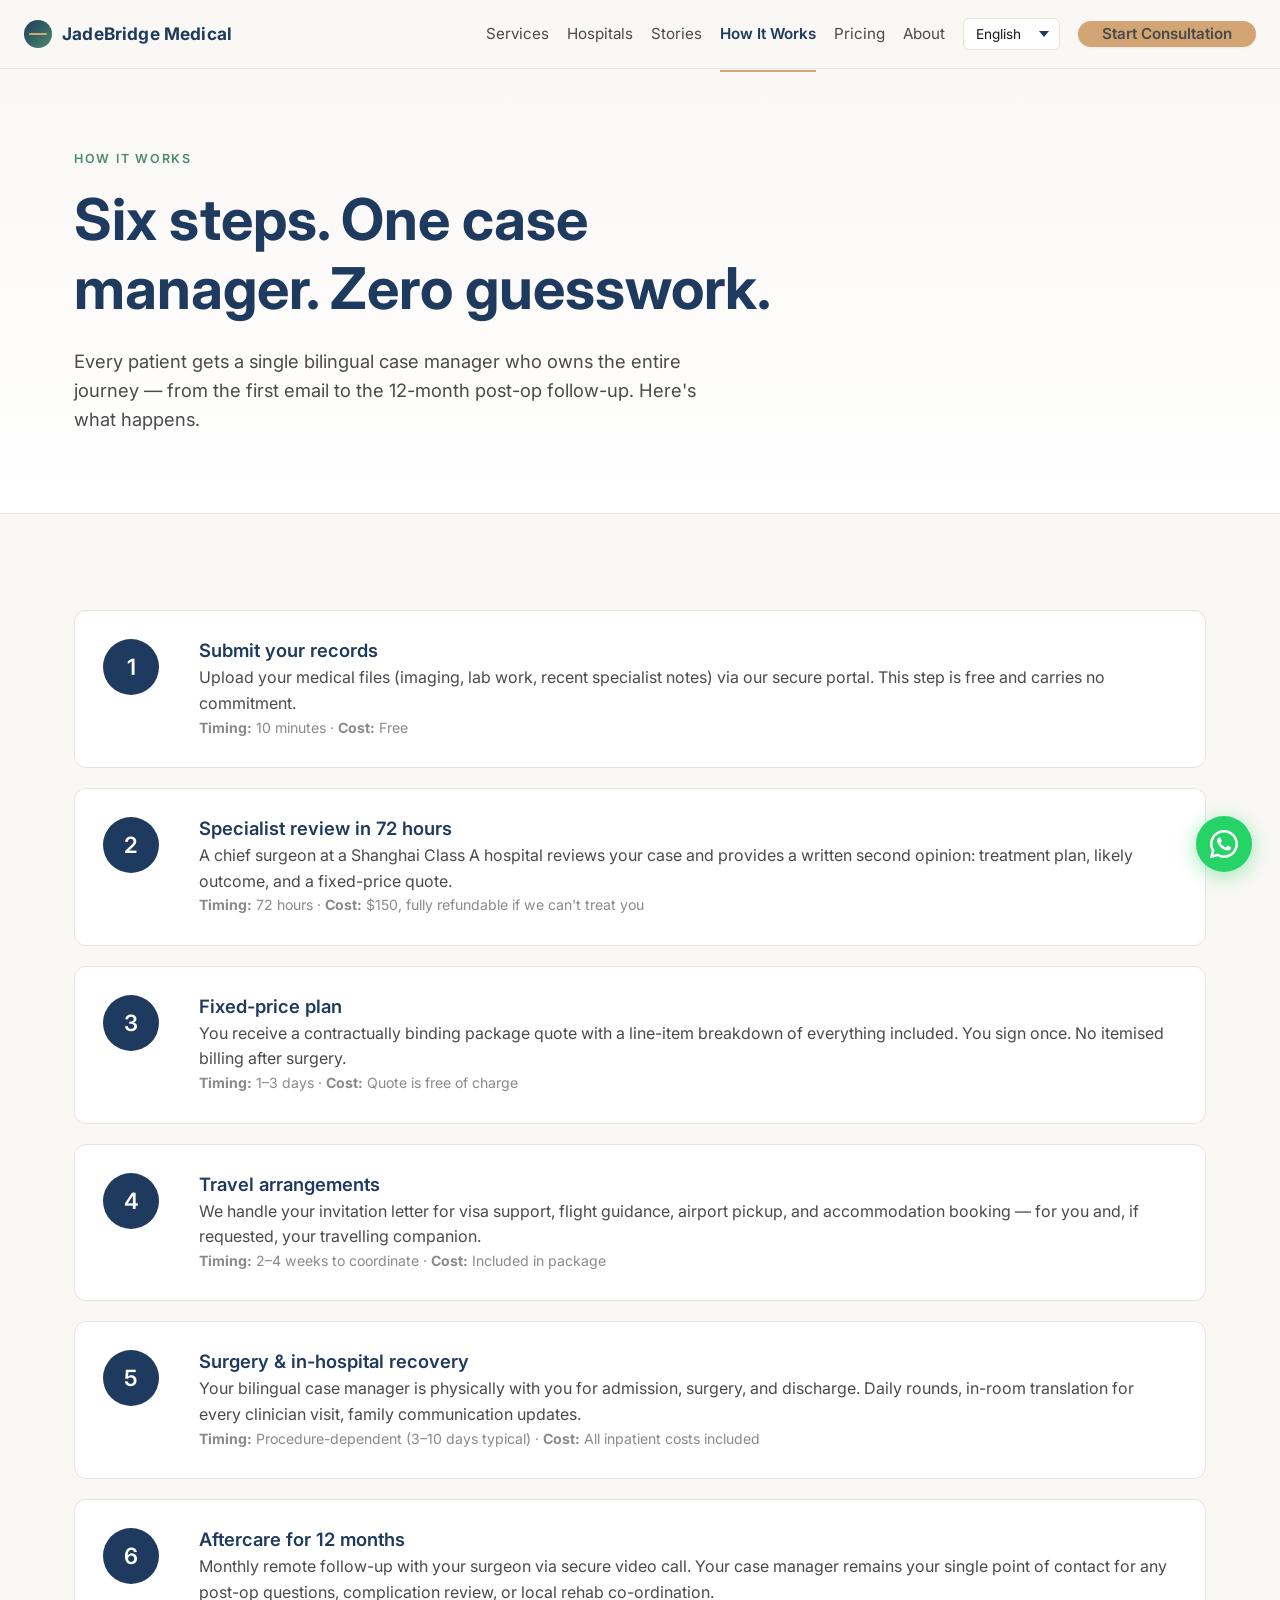
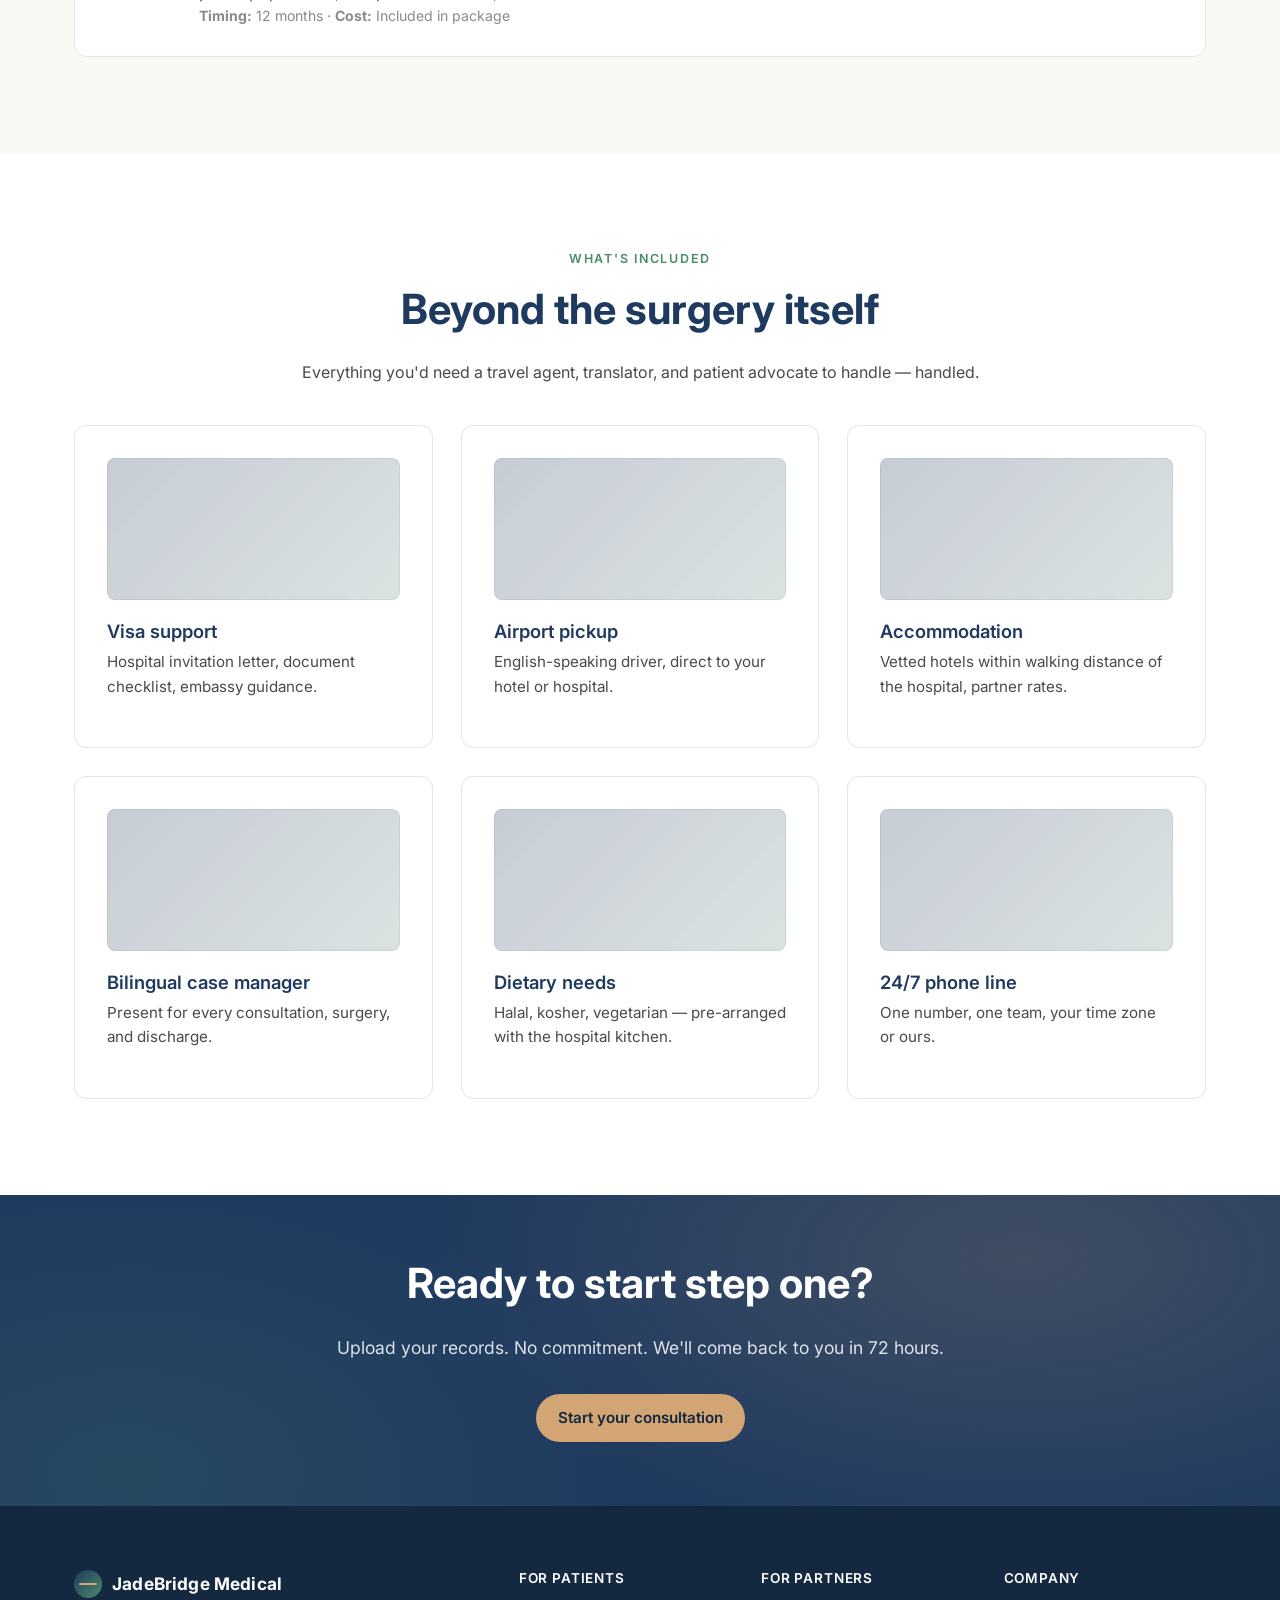
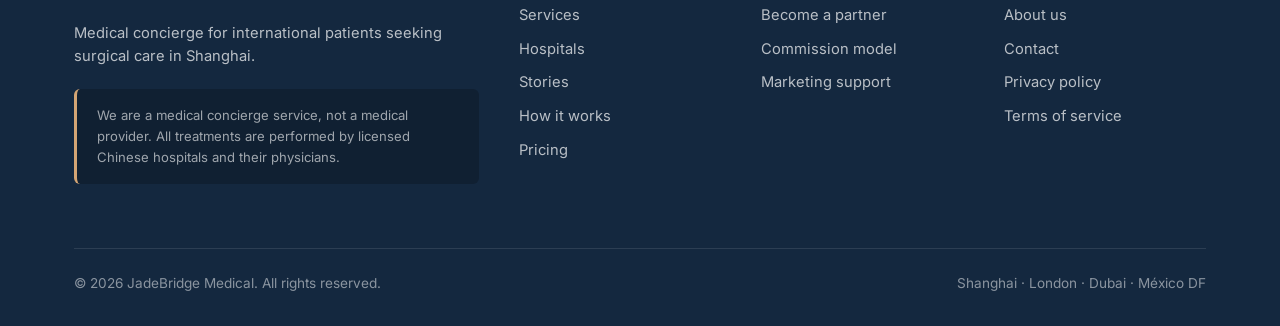
<file: process.html>
<!DOCTYPE html>
<html lang="en">
<head>
  <meta charset="UTF-8" />
  <meta name="viewport" content="width=device-width, initial-scale=1.0" />
  <title>How It Works — JadeBridge Medical</title>
  <link href="https://fonts.googleapis.com/css2?family=Inter:wght@400;500;600;700&family=Cairo:wght@500;600;700&display=swap" rel="stylesheet" />
  <link rel="stylesheet" href="styles.css?v=20260530-langfix2" />
</head>
<body>

  <header class="site-header">
    <nav class="nav" id="mainNav">
      <a href="index.html" class="brand"><span class="brand-mark"></span>JadeBridge Medical</a>
      <button class="nav-toggle" id="navToggle" aria-label="Open menu">☰</button>
      <div class="nav-links">
        <a href="services.html" data-i18n="nav.services">Services</a>
        <a href="hospitals.html" data-i18n="nav.hospitals">Hospitals</a>
        <a href="stories.html"   data-i18n="nav.stories">Stories</a>
        <a href="process.html" class="is-active"   data-i18n="nav.process">How It Works</a>
        <a href="pricing.html"   data-i18n="nav.pricing">Pricing</a>
        <a href="about.html"     data-i18n="nav.about">About</a>
        <span class="lang-switch">
          <select id="langSwitch" aria-label="Language">
            <option value="en">English</option><option value="fr">Français</option><option value="es">Español</option>
            <option value="ar">العربية</option><option value="de">Deutsch</option><option value="zh">中文</option>
          </select>
        </span>
        <a href="contact.html" class="btn btn-primary" data-i18n="cta.consult">Start Consultation</a>
      </div>
    </nav>
  </header>

  <section class="page-head">
    <div class="container">
      <div class="eyebrow">How it works</div>
      <h1>Six steps. One case manager. Zero guesswork.</h1>
      <p class="lede">Every patient gets a single bilingual case manager who owns the entire journey — from the first email to the 12-month post-op follow-up. Here's what happens.</p>
    </div>
  </section>

  <section class="section">
    <div class="container">
      <div class="steps">
        <div class="step">
          <div class="step-num"></div>
          <div>
            <h3>Submit your records</h3>
            <p>Upload your medical files (imaging, lab work, recent specialist notes) via our secure portal. This step is free and carries no commitment.</p>
            <p class="muted" style="font-size: 0.88rem;"><strong>Timing:</strong> 10 minutes · <strong>Cost:</strong> Free</p>
          </div>
        </div>

        <div class="step">
          <div class="step-num"></div>
          <div>
            <h3>Specialist review in 72 hours</h3>
            <p>A chief surgeon at a Shanghai Class A hospital reviews your case and provides a written second opinion: treatment plan, likely outcome, and a fixed-price quote.</p>
            <p class="muted" style="font-size: 0.88rem;"><strong>Timing:</strong> 72 hours · <strong>Cost:</strong> $150, fully refundable if we can't treat you</p>
          </div>
        </div>

        <div class="step">
          <div class="step-num"></div>
          <div>
            <h3>Fixed-price plan</h3>
            <p>You receive a contractually binding package quote with a line-item breakdown of everything included. You sign once. No itemised billing after surgery.</p>
            <p class="muted" style="font-size: 0.88rem;"><strong>Timing:</strong> 1–3 days · <strong>Cost:</strong> Quote is free of charge</p>
          </div>
        </div>

        <div class="step">
          <div class="step-num"></div>
          <div>
            <h3>Travel arrangements</h3>
            <p>We handle your invitation letter for visa support, flight guidance, airport pickup, and accommodation booking — for you and, if requested, your travelling companion.</p>
            <p class="muted" style="font-size: 0.88rem;"><strong>Timing:</strong> 2–4 weeks to coordinate · <strong>Cost:</strong> Included in package</p>
          </div>
        </div>

        <div class="step">
          <div class="step-num"></div>
          <div>
            <h3>Surgery &amp; in-hospital recovery</h3>
            <p>Your bilingual case manager is physically with you for admission, surgery, and discharge. Daily rounds, in-room translation for every clinician visit, family communication updates.</p>
            <p class="muted" style="font-size: 0.88rem;"><strong>Timing:</strong> Procedure-dependent (3–10 days typical) · <strong>Cost:</strong> All inpatient costs included</p>
          </div>
        </div>

        <div class="step">
          <div class="step-num"></div>
          <div>
            <h3>Aftercare for 12 months</h3>
            <p>Monthly remote follow-up with your surgeon via secure video call. Your case manager remains your single point of contact for any post-op questions, complication review, or local rehab co-ordination.</p>
            <p class="muted" style="font-size: 0.88rem;"><strong>Timing:</strong> 12 months · <strong>Cost:</strong> Included in package</p>
          </div>
        </div>
      </div>
    </div>
  </section>

  <section class="section section--alt">
    <div class="container">
      <div class="text-center" style="max-width: 720px; margin: 0 auto;">
        <div class="eyebrow">What's included</div>
        <h2>Beyond the surgery itself</h2>
        <p>Everything you'd need a travel agent, translator, and patient advocate to handle — handled.</p>
      </div>
      <div class="grid grid-3" style="margin-top: 40px;">
        <div class="card"><div class="card-photo card-photo-visa" role="img" aria-label="Visa documents and travel planning"></div><h3>Visa support</h3><p>Hospital invitation letter, document checklist, embassy guidance.</p></div>
        <div class="card"><div class="card-photo card-photo-airport" role="img" aria-label="Airport travel support"></div><h3>Airport pickup</h3><p>English-speaking driver, direct to your hotel or hospital.</p></div>
        <div class="card"><div class="card-photo card-photo-hotel" role="img" aria-label="Comfortable hotel accommodation"></div><h3>Accommodation</h3><p>Vetted hotels within walking distance of the hospital, partner rates.</p></div>
        <div class="card"><div class="card-photo card-photo-manager" role="img" aria-label="Bilingual case manager consultation"></div><h3>Bilingual case manager</h3><p>Present for every consultation, surgery, and discharge.</p></div>
        <div class="card"><div class="card-photo card-photo-diet" role="img" aria-label="Healthy dietary planning"></div><h3>Dietary needs</h3><p>Halal, kosher, vegetarian — pre-arranged with the hospital kitchen.</p></div>
        <div class="card"><div class="card-photo card-photo-phone" role="img" aria-label="24 hour phone support"></div><h3>24/7 phone line</h3><p>One number, one team, your time zone or ours.</p></div>
      </div>
    </div>
  </section>

  <section class="cta-band">
    <div class="container">
      <h2>Ready to start step one?</h2>
      <p>Upload your records. No commitment. We'll come back to you in 72 hours.</p>
      <a href="contact.html" class="btn btn-primary">Start your consultation</a>
    </div>
  </section>

  <footer class="site-footer">
    <div class="container">
      <div class="footer-grid">
        <div>
          <div class="brand" style="color: #fff;"><span class="brand-mark"></span>JadeBridge Medical</div>
          <p style="margin-top: 16px; color: rgba(255,255,255,0.7);" data-i18n="footer.tag">Medical concierge for international patients seeking surgical care in Shanghai.</p>
          <div class="disclaimer" style="margin-top: 20px;">We are a medical concierge service, not a medical provider. All treatments are performed by licensed Chinese hospitals and their physicians.</div>
        </div>
        <div><h4>For patients</h4><ul><li><a href="services.html">Services</a></li><li><a href="hospitals.html">Hospitals</a></li><li><a href="stories.html">Stories</a></li><li><a href="process.html">How it works</a></li><li><a href="pricing.html">Pricing</a></li></ul></div>
        <div><h4>For partners</h4><ul><li><a href="partners.html">Become a partner</a></li><li><a href="partners.html#earn">Commission model</a></li><li><a href="partners.html#support">Marketing support</a></li></ul></div>
        <div><h4>Company</h4><ul><li><a href="about.html">About us</a></li><li><a href="contact.html">Contact</a></li><li><a href="#">Privacy policy</a></li><li><a href="#">Terms of service</a></li></ul></div>
      </div>
      <div class="footer-bottom"><span>© 2026 JadeBridge Medical. All rights reserved.</span><span>Shanghai · London · Dubai · México DF</span></div>
    </div>
  </footer>

  <script src="script.js?v=20260530-langfix2"></script>
</body>
</html>
</file>
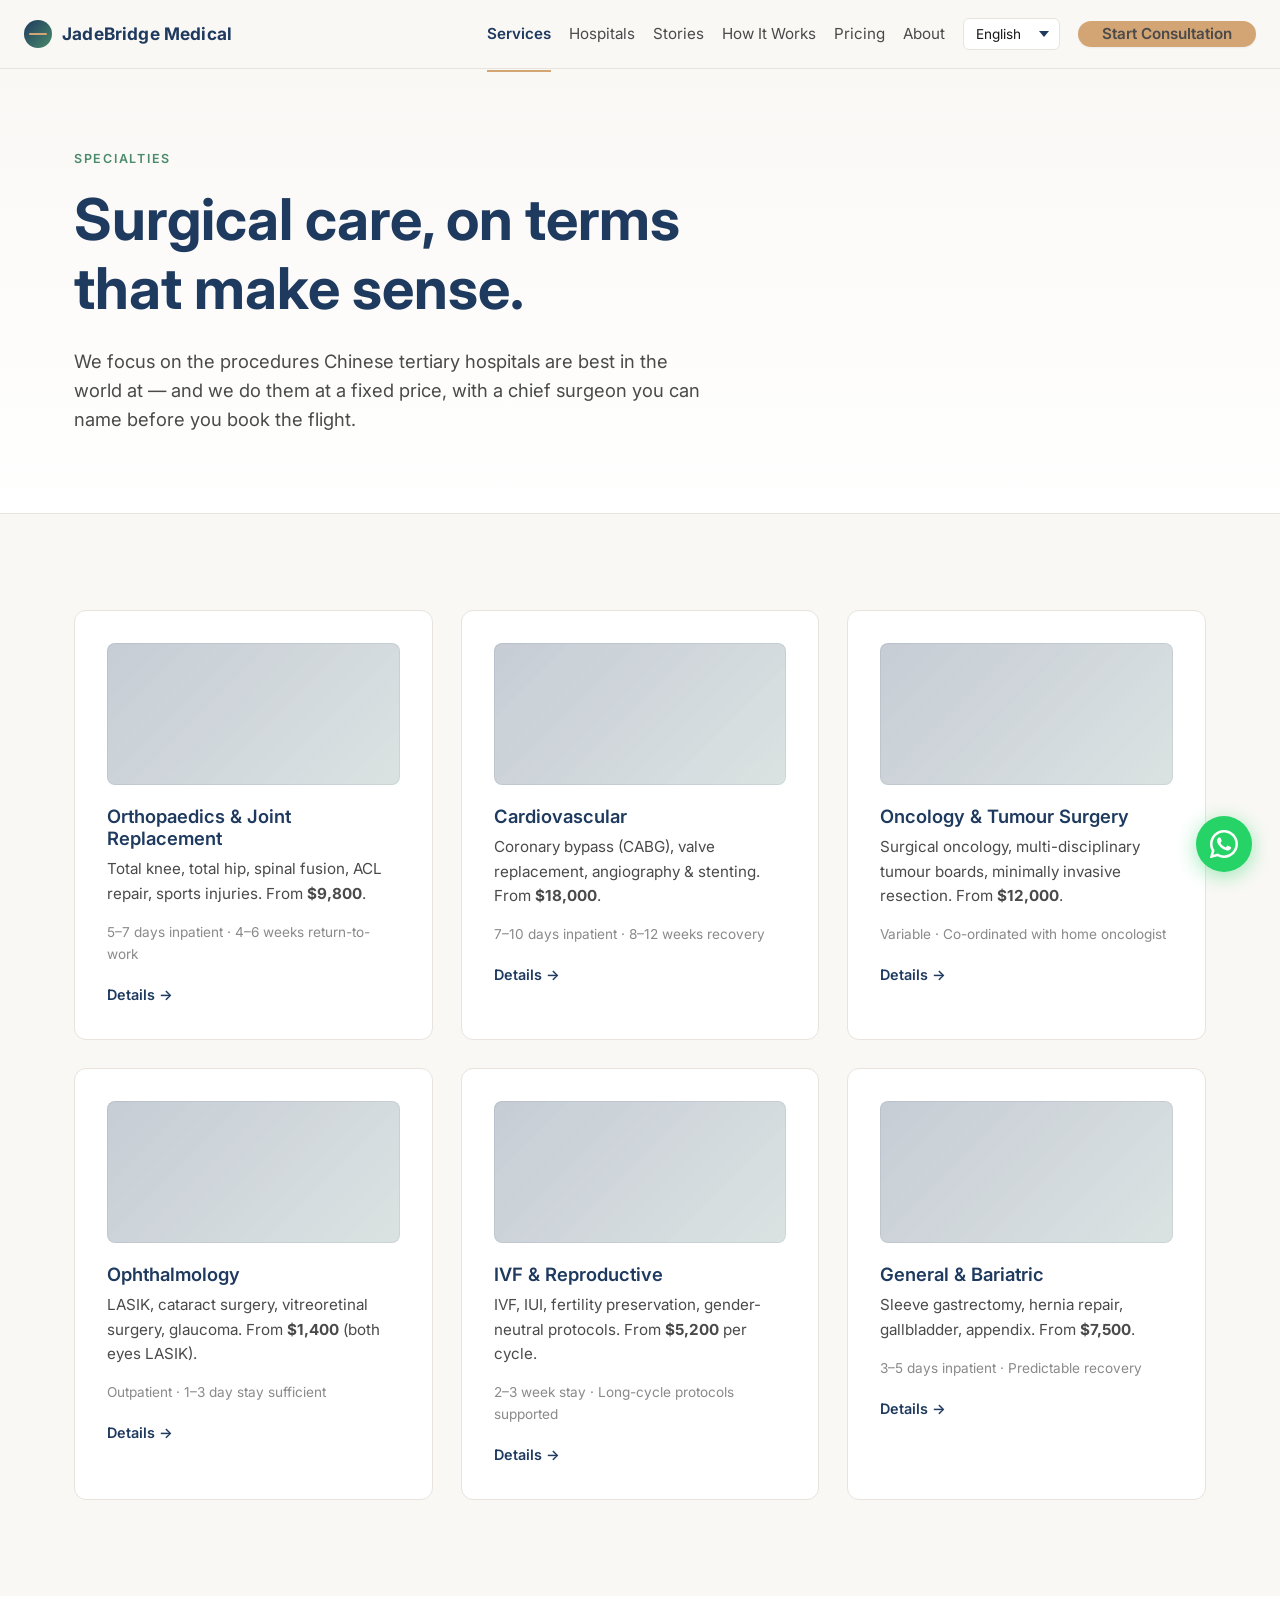
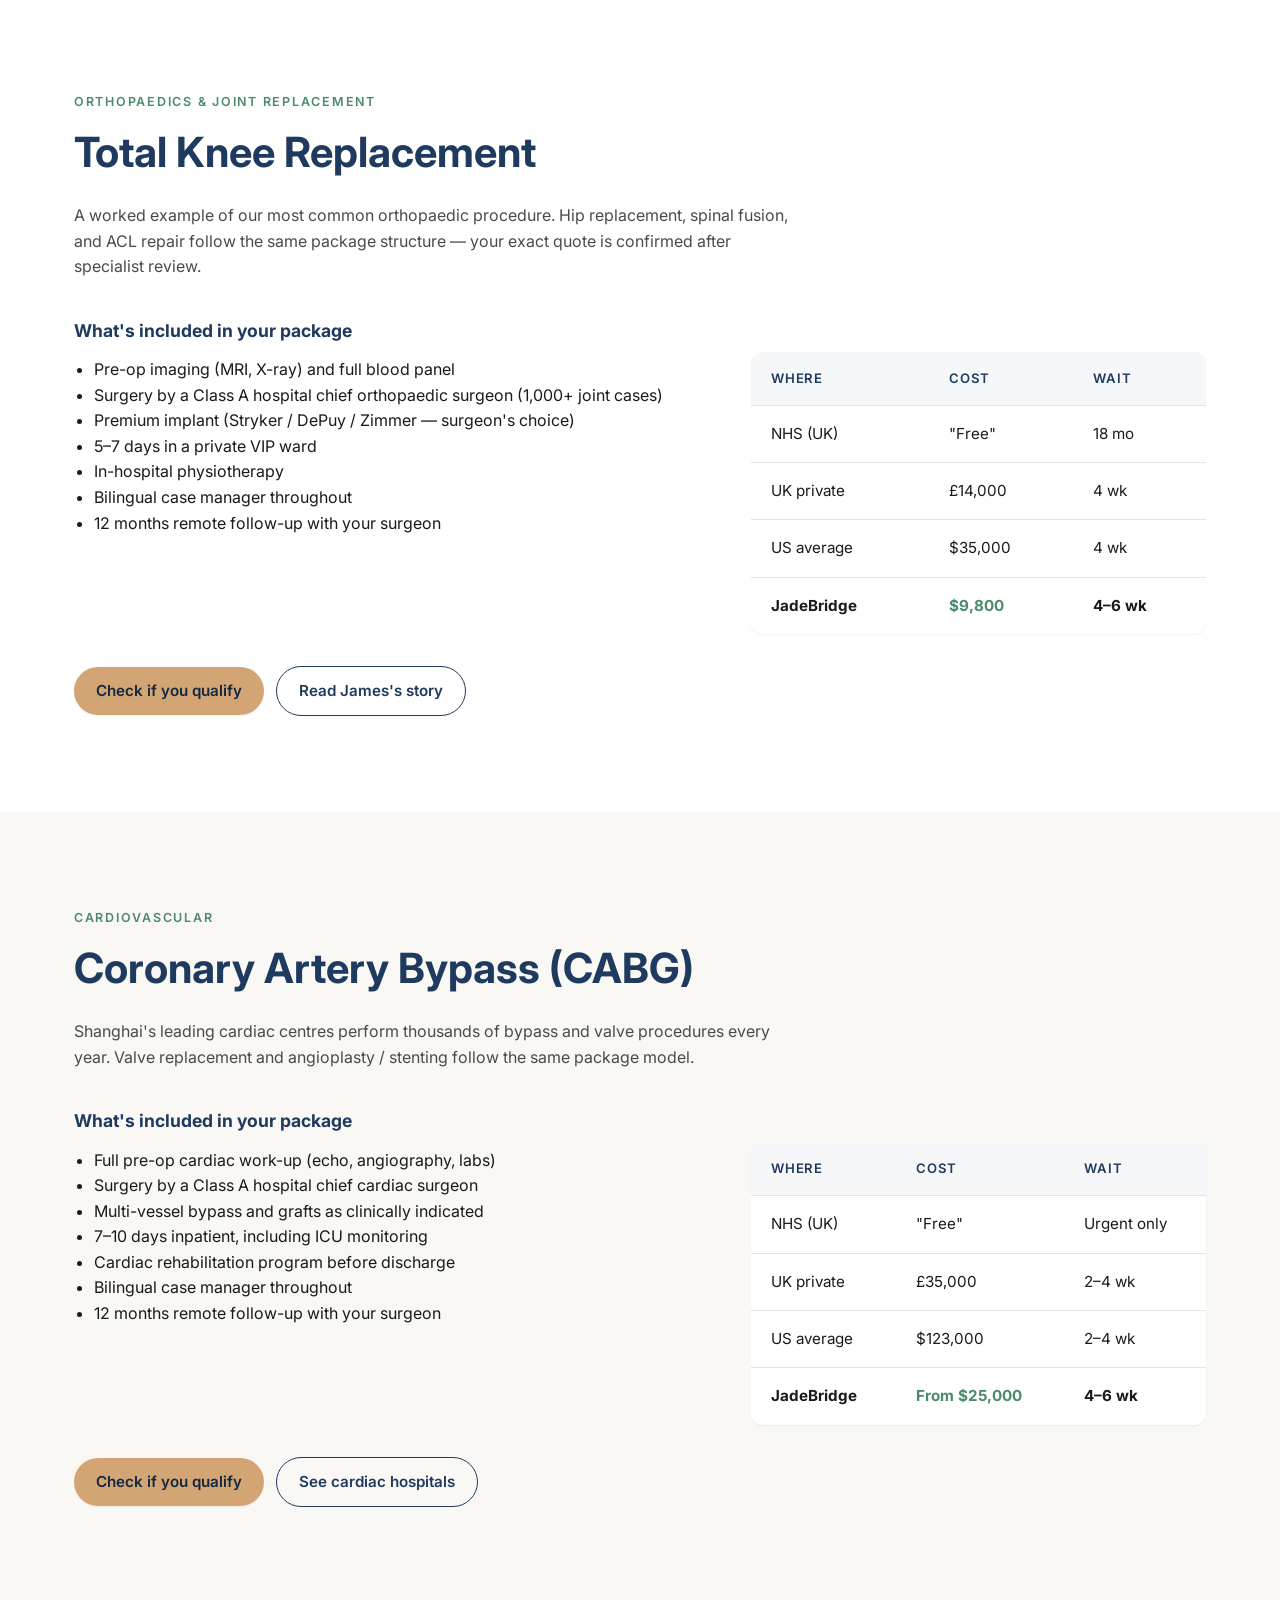
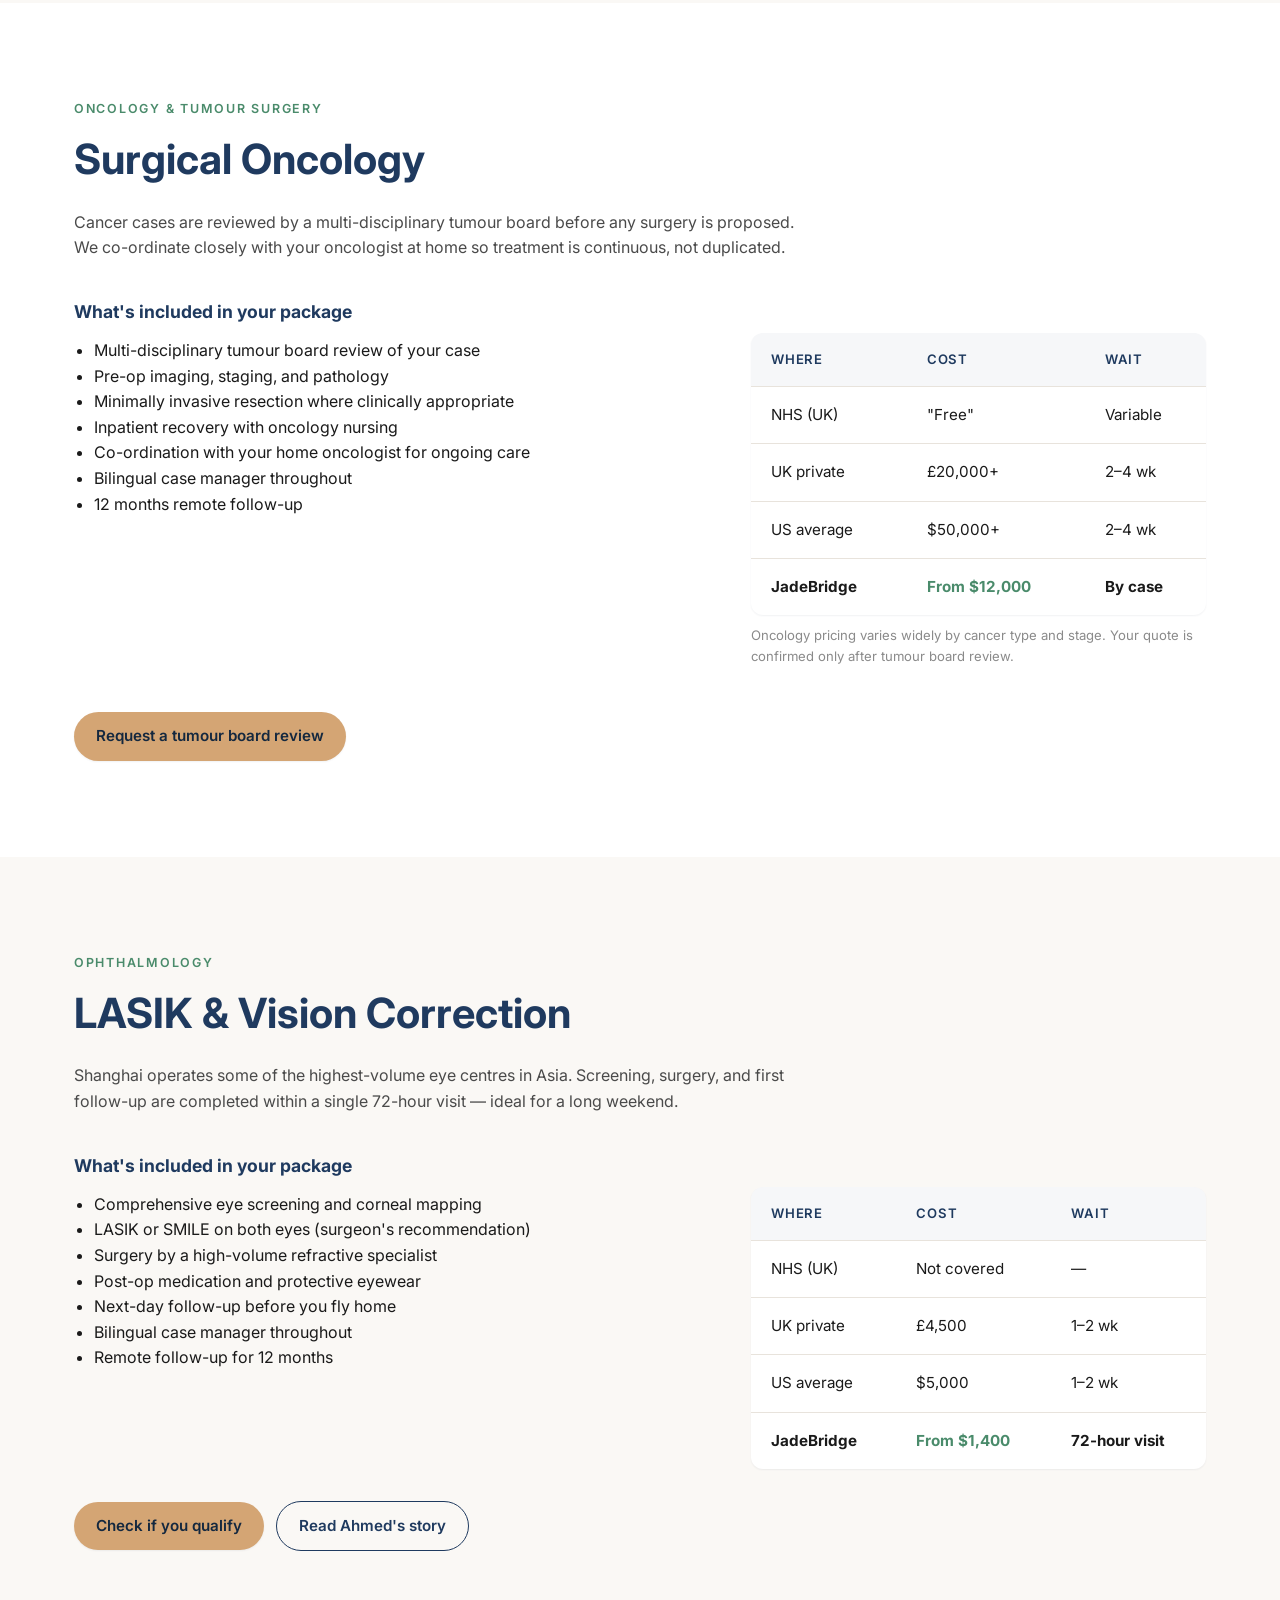
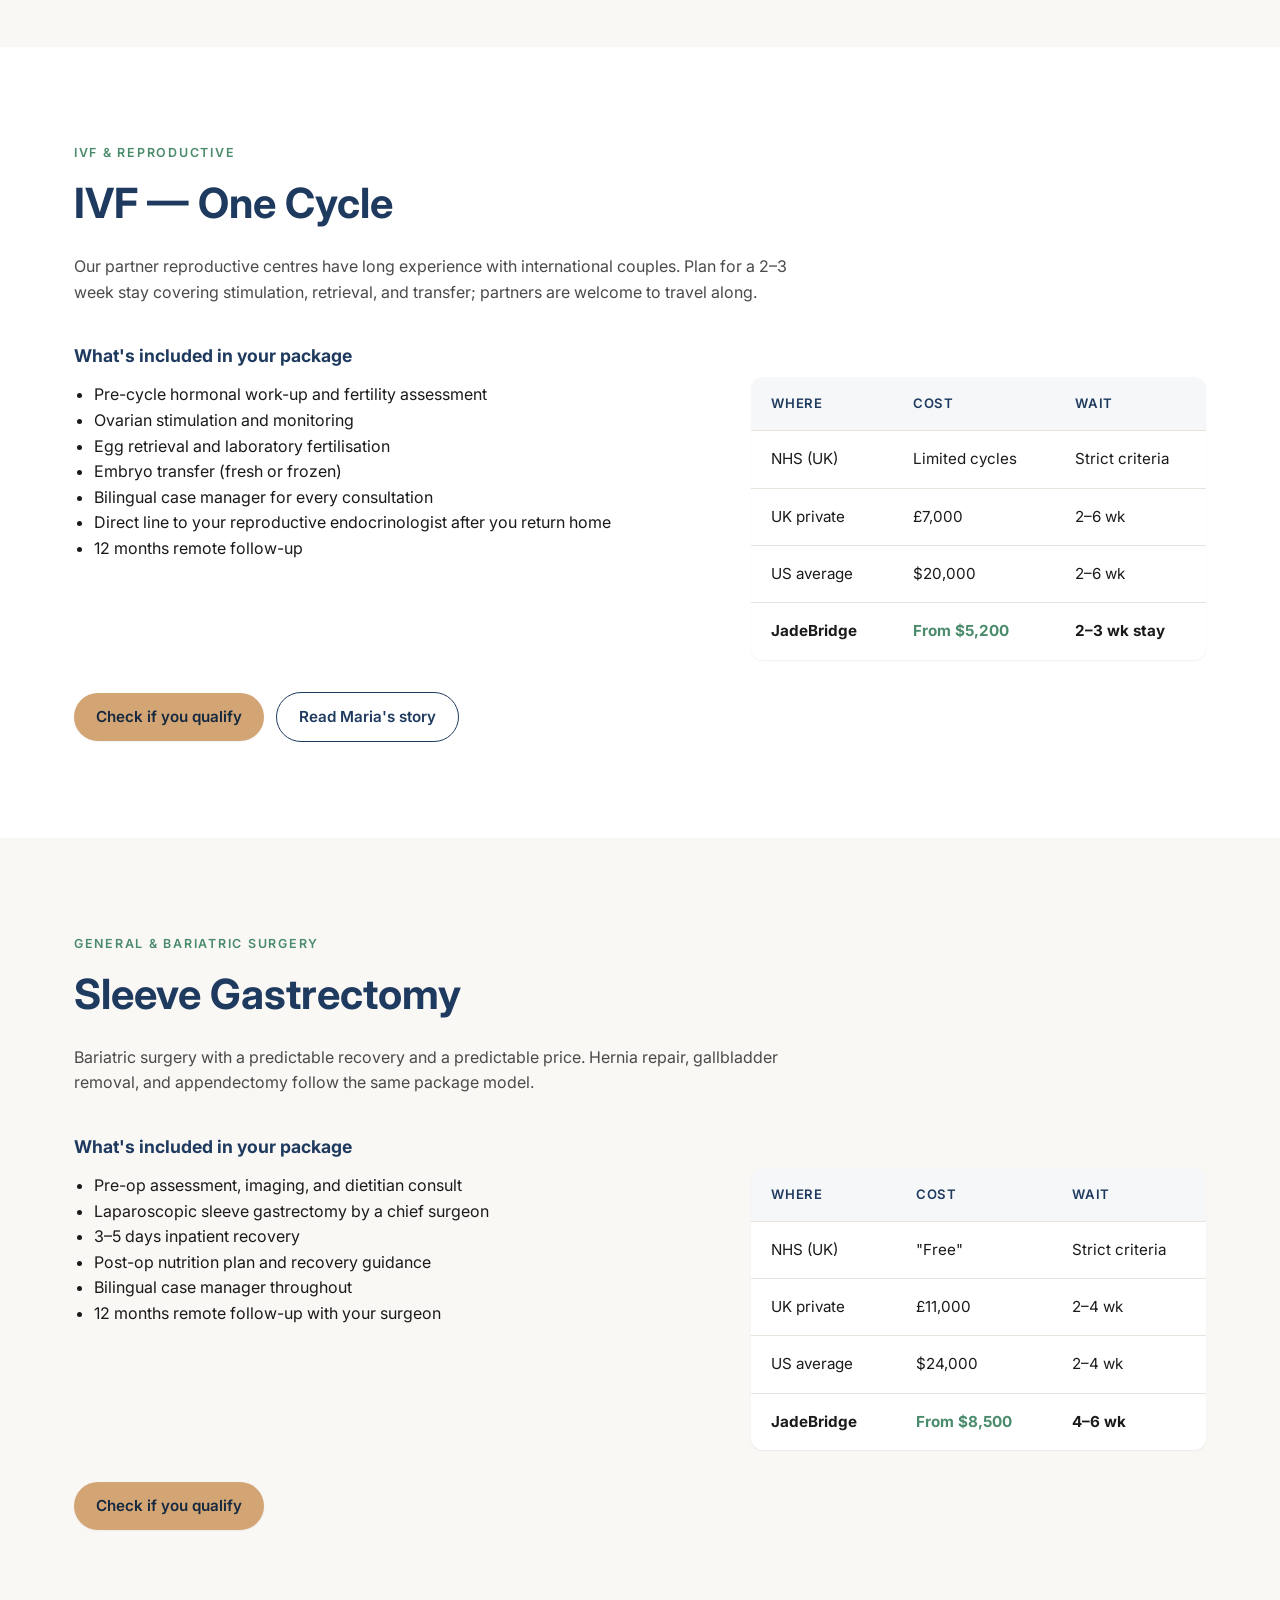
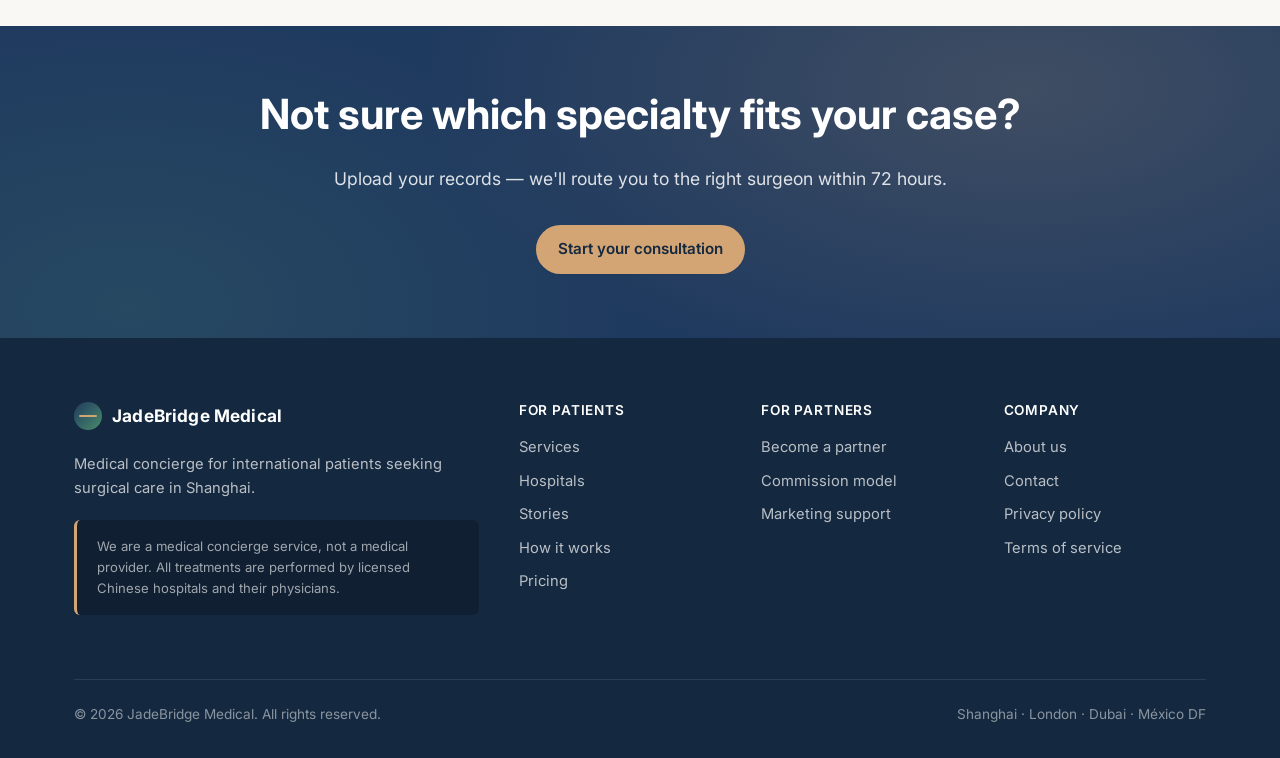
<file: services.html>
<!DOCTYPE html>
<html lang="en">
<head>
  <meta charset="UTF-8" />
  <meta name="viewport" content="width=device-width, initial-scale=1.0" />
  <title>Services — JadeBridge Medical</title>
  <meta name="description" content="Surgical specialties JadeBridge Medical covers in Shanghai: orthopaedics, cardio, oncology, ophthalmology, IVF, general surgery." />
  <link href="https://fonts.googleapis.com/css2?family=Inter:wght@400;500;600;700&family=Cairo:wght@500;600;700&display=swap" rel="stylesheet" />
  <link rel="stylesheet" href="styles.css?v=20260530-langfix2" />
</head>
<body>

  <header class="site-header">
    <nav class="nav" id="mainNav">
      <a href="index.html" class="brand"><span class="brand-mark"></span>JadeBridge Medical</a>
      <button class="nav-toggle" id="navToggle" aria-label="Open menu">☰</button>
      <div class="nav-links">
        <a href="services.html" class="is-active" data-i18n="nav.services">Services</a>
        <a href="hospitals.html" data-i18n="nav.hospitals">Hospitals</a>
        <a href="stories.html"   data-i18n="nav.stories">Stories</a>
        <a href="process.html"   data-i18n="nav.process">How It Works</a>
        <a href="pricing.html"   data-i18n="nav.pricing">Pricing</a>
        <a href="about.html"     data-i18n="nav.about">About</a>
        <span class="lang-switch">
          <select id="langSwitch" aria-label="Language">
            <option value="en">English</option><option value="fr">Français</option><option value="es">Español</option>
            <option value="ar">العربية</option><option value="de">Deutsch</option><option value="zh">中文</option>
          </select>
        </span>
        <a href="contact.html" class="btn btn-primary" data-i18n="cta.consult">Start Consultation</a>
      </div>
    </nav>
  </header>

  <section class="page-head">
    <div class="container">
      <div class="eyebrow">Specialties</div>
      <h1>Surgical care, on terms that make sense.</h1>
      <p class="lede">We focus on the procedures Chinese tertiary hospitals are best in the world at — and we do them at a fixed price, with a chief surgeon you can name before you book the flight.</p>
    </div>
  </section>

  <section class="section">
    <div class="container">
      <div class="grid grid-3">
        <div class="card">
          <div class="card-photo card-photo-ortho" role="img" aria-label="Orthopaedic surgeon reviewing a patient's scan"></div>
          <h3>Orthopaedics &amp; Joint Replacement</h3>
          <p>Total knee, total hip, spinal fusion, ACL repair, sports injuries. From <strong>$9,800</strong>.</p>
          <p class="muted" style="font-size: 0.85rem;">5–7 days inpatient · 4–6 weeks return-to-work</p>
          <a href="#ortho" class="card-link">Details</a>
        </div>
        <div class="card">
          <div class="card-photo card-photo-cardio" role="img" aria-label="Cardiovascular care team in a modern hospital"></div>
          <h3>Cardiovascular</h3>
          <p>Coronary bypass (CABG), valve replacement, angiography &amp; stenting. From <strong>$18,000</strong>.</p>
          <p class="muted" style="font-size: 0.85rem;">7–10 days inpatient · 8–12 weeks recovery</p>
          <a href="#cardio" class="card-link">Details</a>
        </div>
        <div class="card">
          <div class="card-photo card-photo-onco" role="img" aria-label="Clinical oncology consultation and treatment planning"></div>
          <h3>Oncology &amp; Tumour Surgery</h3>
          <p>Surgical oncology, multi-disciplinary tumour boards, minimally invasive resection. From <strong>$12,000</strong>.</p>
          <p class="muted" style="font-size: 0.85rem;">Variable · Co-ordinated with home oncologist</p>
          <a href="#onco" class="card-link">Details</a>
        </div>
        <div class="card">
          <div class="card-photo card-photo-eye" role="img" aria-label="Ophthalmology examination with medical equipment"></div>
          <h3>Ophthalmology</h3>
          <p>LASIK, cataract surgery, vitreoretinal surgery, glaucoma. From <strong>$1,400</strong> (both eyes LASIK).</p>
          <p class="muted" style="font-size: 0.85rem;">Outpatient · 1–3 day stay sufficient</p>
          <a href="#eye" class="card-link">Details</a>
        </div>
        <div class="card">
          <div class="card-photo card-photo-ivf" role="img" aria-label="Fertility laboratory and IVF clinical care"></div>
          <h3>IVF &amp; Reproductive</h3>
          <p>IVF, IUI, fertility preservation, gender-neutral protocols. From <strong>$5,200</strong> per cycle.</p>
          <p class="muted" style="font-size: 0.85rem;">2–3 week stay · Long-cycle protocols supported</p>
          <a href="#ivf" class="card-link">Details</a>
        </div>
        <div class="card">
          <div class="card-photo card-photo-general" role="img" aria-label="Surgical team in a hospital operating room"></div>
          <h3>General &amp; Bariatric</h3>
          <p>Sleeve gastrectomy, hernia repair, gallbladder, appendix. From <strong>$7,500</strong>.</p>
          <p class="muted" style="font-size: 0.85rem;">3–5 days inpatient · Predictable recovery</p>
          <a href="#general" class="card-link">Details</a>
        </div>
      </div>
    </div>
  </section>

  <!-- Deep-dive: Orthopaedics -->
  <section class="section section--alt" id="ortho">
    <div class="container">
      <div class="eyebrow">Orthopaedics &amp; joint replacement</div>
      <h2>Total Knee Replacement</h2>
      <p style="max-width: 720px;">A worked example of our most common orthopaedic procedure. Hip replacement, spinal fusion, and ACL repair follow the same package structure — your exact quote is confirmed after specialist review.</p>

      <div style="display: grid; grid-template-columns: 1.4fr 1fr; gap: 40px; margin-top: 40px;">
        <div>
          <h3 style="font-family: var(--font-sans); font-size: 1.1rem; color: var(--color-primary); margin-bottom: 12px;">What's included in your package</h3>
          <ul style="padding-left: 20px;">
            <li>Pre-op imaging (MRI, X-ray) and full blood panel</li>
            <li>Surgery by a Class A hospital chief orthopaedic surgeon (1,000+ joint cases)</li>
            <li>Premium implant (Stryker / DePuy / Zimmer — surgeon's choice)</li>
            <li>5–7 days in a private VIP ward</li>
            <li>In-hospital physiotherapy</li>
            <li>Bilingual case manager throughout</li>
            <li>12 months remote follow-up with your surgeon</li>
          </ul>
        </div>
        <div>
          <table class="price-table">
            <thead>
              <tr><th>Where</th><th>Cost</th><th>Wait</th></tr>
            </thead>
            <tbody>
              <tr><td>NHS (UK)</td><td>"Free"</td><td>18 mo</td></tr>
              <tr><td>UK private</td><td>£14,000</td><td>4 wk</td></tr>
              <tr><td>US average</td><td>$35,000</td><td>4 wk</td></tr>
              <tr><td><strong>JadeBridge</strong></td><td class="price-ours">$9,800</td><td><strong>4–6 wk</strong></td></tr>
            </tbody>
          </table>
        </div>
      </div>

      <div style="margin-top: 32px;">
        <a href="contact.html" class="btn btn-primary">Check if you qualify</a>
        <a href="stories.html" class="btn btn-secondary" style="margin-left: 8px;">Read James's story</a>
      </div>
    </div>
  </section>

  <!-- Deep-dive: Cardiovascular -->
  <section class="section" id="cardio">
    <div class="container">
      <div class="eyebrow">Cardiovascular</div>
      <h2>Coronary Artery Bypass (CABG)</h2>
      <p style="max-width: 720px;">Shanghai's leading cardiac centres perform thousands of bypass and valve procedures every year. Valve replacement and angioplasty / stenting follow the same package model.</p>

      <div style="display: grid; grid-template-columns: 1.4fr 1fr; gap: 40px; margin-top: 40px;">
        <div>
          <h3 style="font-family: var(--font-sans); font-size: 1.1rem; color: var(--color-primary); margin-bottom: 12px;">What's included in your package</h3>
          <ul style="padding-left: 20px;">
            <li>Full pre-op cardiac work-up (echo, angiography, labs)</li>
            <li>Surgery by a Class A hospital chief cardiac surgeon</li>
            <li>Multi-vessel bypass and grafts as clinically indicated</li>
            <li>7–10 days inpatient, including ICU monitoring</li>
            <li>Cardiac rehabilitation program before discharge</li>
            <li>Bilingual case manager throughout</li>
            <li>12 months remote follow-up with your surgeon</li>
          </ul>
        </div>
        <div>
          <table class="price-table">
            <thead><tr><th>Where</th><th>Cost</th><th>Wait</th></tr></thead>
            <tbody>
              <tr><td>NHS (UK)</td><td>"Free"</td><td>Urgent only</td></tr>
              <tr><td>UK private</td><td>£35,000</td><td>2–4 wk</td></tr>
              <tr><td>US average</td><td>$123,000</td><td>2–4 wk</td></tr>
              <tr><td><strong>JadeBridge</strong></td><td class="price-ours">From $25,000</td><td><strong>4–6 wk</strong></td></tr>
            </tbody>
          </table>
        </div>
      </div>
      <div style="margin-top: 32px;">
        <a href="contact.html" class="btn btn-primary">Check if you qualify</a>
        <a href="hospitals.html" class="btn btn-secondary" style="margin-left: 8px;">See cardiac hospitals</a>
      </div>
    </div>
  </section>

  <!-- Deep-dive: Oncology -->
  <section class="section section--alt" id="onco">
    <div class="container">
      <div class="eyebrow">Oncology &amp; tumour surgery</div>
      <h2>Surgical Oncology</h2>
      <p style="max-width: 720px;">Cancer cases are reviewed by a multi-disciplinary tumour board before any surgery is proposed. We co-ordinate closely with your oncologist at home so treatment is continuous, not duplicated.</p>

      <div style="display: grid; grid-template-columns: 1.4fr 1fr; gap: 40px; margin-top: 40px;">
        <div>
          <h3 style="font-family: var(--font-sans); font-size: 1.1rem; color: var(--color-primary); margin-bottom: 12px;">What's included in your package</h3>
          <ul style="padding-left: 20px;">
            <li>Multi-disciplinary tumour board review of your case</li>
            <li>Pre-op imaging, staging, and pathology</li>
            <li>Minimally invasive resection where clinically appropriate</li>
            <li>Inpatient recovery with oncology nursing</li>
            <li>Co-ordination with your home oncologist for ongoing care</li>
            <li>Bilingual case manager throughout</li>
            <li>12 months remote follow-up</li>
          </ul>
        </div>
        <div>
          <table class="price-table">
            <thead><tr><th>Where</th><th>Cost</th><th>Wait</th></tr></thead>
            <tbody>
              <tr><td>NHS (UK)</td><td>"Free"</td><td>Variable</td></tr>
              <tr><td>UK private</td><td>£20,000+</td><td>2–4 wk</td></tr>
              <tr><td>US average</td><td>$50,000+</td><td>2–4 wk</td></tr>
              <tr><td><strong>JadeBridge</strong></td><td class="price-ours">From $12,000</td><td><strong>By case</strong></td></tr>
            </tbody>
          </table>
          <p class="muted" style="font-size: 0.82rem; margin-top: 10px;">Oncology pricing varies widely by cancer type and stage. Your quote is confirmed only after tumour board review.</p>
        </div>
      </div>
      <div style="margin-top: 32px;">
        <a href="contact.html" class="btn btn-primary">Request a tumour board review</a>
      </div>
    </div>
  </section>

  <!-- Deep-dive: Ophthalmology -->
  <section class="section" id="eye">
    <div class="container">
      <div class="eyebrow">Ophthalmology</div>
      <h2>LASIK &amp; Vision Correction</h2>
      <p style="max-width: 720px;">Shanghai operates some of the highest-volume eye centres in Asia. Screening, surgery, and first follow-up are completed within a single 72-hour visit — ideal for a long weekend.</p>

      <div style="display: grid; grid-template-columns: 1.4fr 1fr; gap: 40px; margin-top: 40px;">
        <div>
          <h3 style="font-family: var(--font-sans); font-size: 1.1rem; color: var(--color-primary); margin-bottom: 12px;">What's included in your package</h3>
          <ul style="padding-left: 20px;">
            <li>Comprehensive eye screening and corneal mapping</li>
            <li>LASIK or SMILE on both eyes (surgeon's recommendation)</li>
            <li>Surgery by a high-volume refractive specialist</li>
            <li>Post-op medication and protective eyewear</li>
            <li>Next-day follow-up before you fly home</li>
            <li>Bilingual case manager throughout</li>
            <li>Remote follow-up for 12 months</li>
          </ul>
        </div>
        <div>
          <table class="price-table">
            <thead><tr><th>Where</th><th>Cost</th><th>Wait</th></tr></thead>
            <tbody>
              <tr><td>NHS (UK)</td><td>Not covered</td><td>—</td></tr>
              <tr><td>UK private</td><td>£4,500</td><td>1–2 wk</td></tr>
              <tr><td>US average</td><td>$5,000</td><td>1–2 wk</td></tr>
              <tr><td><strong>JadeBridge</strong></td><td class="price-ours">From $1,400</td><td><strong>72-hour visit</strong></td></tr>
            </tbody>
          </table>
        </div>
      </div>
      <div style="margin-top: 32px;">
        <a href="contact.html" class="btn btn-primary">Check if you qualify</a>
        <a href="stories.html" class="btn btn-secondary" style="margin-left: 8px;">Read Ahmed's story</a>
      </div>
    </div>
  </section>

  <!-- Deep-dive: IVF -->
  <section class="section section--alt" id="ivf">
    <div class="container">
      <div class="eyebrow">IVF &amp; reproductive</div>
      <h2>IVF — One Cycle</h2>
      <p style="max-width: 720px;">Our partner reproductive centres have long experience with international couples. Plan for a 2–3 week stay covering stimulation, retrieval, and transfer; partners are welcome to travel along.</p>

      <div style="display: grid; grid-template-columns: 1.4fr 1fr; gap: 40px; margin-top: 40px;">
        <div>
          <h3 style="font-family: var(--font-sans); font-size: 1.1rem; color: var(--color-primary); margin-bottom: 12px;">What's included in your package</h3>
          <ul style="padding-left: 20px;">
            <li>Pre-cycle hormonal work-up and fertility assessment</li>
            <li>Ovarian stimulation and monitoring</li>
            <li>Egg retrieval and laboratory fertilisation</li>
            <li>Embryo transfer (fresh or frozen)</li>
            <li>Bilingual case manager for every consultation</li>
            <li>Direct line to your reproductive endocrinologist after you return home</li>
            <li>12 months remote follow-up</li>
          </ul>
        </div>
        <div>
          <table class="price-table">
            <thead><tr><th>Where</th><th>Cost</th><th>Wait</th></tr></thead>
            <tbody>
              <tr><td>NHS (UK)</td><td>Limited cycles</td><td>Strict criteria</td></tr>
              <tr><td>UK private</td><td>£7,000</td><td>2–6 wk</td></tr>
              <tr><td>US average</td><td>$20,000</td><td>2–6 wk</td></tr>
              <tr><td><strong>JadeBridge</strong></td><td class="price-ours">From $5,200</td><td><strong>2–3 wk stay</strong></td></tr>
            </tbody>
          </table>
        </div>
      </div>
      <div style="margin-top: 32px;">
        <a href="contact.html" class="btn btn-primary">Check if you qualify</a>
        <a href="stories.html" class="btn btn-secondary" style="margin-left: 8px;">Read Maria's story</a>
      </div>
    </div>
  </section>

  <!-- Deep-dive: General & Bariatric -->
  <section class="section" id="general">
    <div class="container">
      <div class="eyebrow">General &amp; bariatric surgery</div>
      <h2>Sleeve Gastrectomy</h2>
      <p style="max-width: 720px;">Bariatric surgery with a predictable recovery and a predictable price. Hernia repair, gallbladder removal, and appendectomy follow the same package model.</p>

      <div style="display: grid; grid-template-columns: 1.4fr 1fr; gap: 40px; margin-top: 40px;">
        <div>
          <h3 style="font-family: var(--font-sans); font-size: 1.1rem; color: var(--color-primary); margin-bottom: 12px;">What's included in your package</h3>
          <ul style="padding-left: 20px;">
            <li>Pre-op assessment, imaging, and dietitian consult</li>
            <li>Laparoscopic sleeve gastrectomy by a chief surgeon</li>
            <li>3–5 days inpatient recovery</li>
            <li>Post-op nutrition plan and recovery guidance</li>
            <li>Bilingual case manager throughout</li>
            <li>12 months remote follow-up with your surgeon</li>
          </ul>
        </div>
        <div>
          <table class="price-table">
            <thead><tr><th>Where</th><th>Cost</th><th>Wait</th></tr></thead>
            <tbody>
              <tr><td>NHS (UK)</td><td>"Free"</td><td>Strict criteria</td></tr>
              <tr><td>UK private</td><td>£11,000</td><td>2–4 wk</td></tr>
              <tr><td>US average</td><td>$24,000</td><td>2–4 wk</td></tr>
              <tr><td><strong>JadeBridge</strong></td><td class="price-ours">From $8,500</td><td><strong>4–6 wk</strong></td></tr>
            </tbody>
          </table>
        </div>
      </div>
      <div style="margin-top: 32px;">
        <a href="contact.html" class="btn btn-primary">Check if you qualify</a>
      </div>
    </div>
  </section>

  <section class="cta-band">
    <div class="container">
      <h2>Not sure which specialty fits your case?</h2>
      <p>Upload your records — we'll route you to the right surgeon within 72 hours.</p>
      <a href="contact.html" class="btn btn-primary">Start your consultation</a>
    </div>
  </section>

  <footer class="site-footer">
    <div class="container">
      <div class="footer-grid">
        <div>
          <div class="brand" style="color: #fff;"><span class="brand-mark"></span>JadeBridge Medical</div>
          <p style="margin-top: 16px; color: rgba(255,255,255,0.7);" data-i18n="footer.tag">Medical concierge for international patients seeking surgical care in Shanghai.</p>
          <div class="disclaimer" style="margin-top: 20px;">We are a medical concierge service, not a medical provider. All treatments are performed by licensed Chinese hospitals and their physicians.</div>
        </div>
        <div><h4>For patients</h4><ul><li><a href="services.html">Services</a></li><li><a href="hospitals.html">Hospitals</a></li><li><a href="stories.html">Stories</a></li><li><a href="process.html">How it works</a></li><li><a href="pricing.html">Pricing</a></li></ul></div>
        <div><h4>For partners</h4><ul><li><a href="partners.html">Become a partner</a></li><li><a href="partners.html#earn">Commission model</a></li><li><a href="partners.html#support">Marketing support</a></li></ul></div>
        <div><h4>Company</h4><ul><li><a href="about.html">About us</a></li><li><a href="contact.html">Contact</a></li><li><a href="#">Privacy policy</a></li><li><a href="#">Terms of service</a></li></ul></div>
      </div>
      <div class="footer-bottom"><span>© 2026 JadeBridge Medical. All rights reserved.</span><span>Shanghai · London · Dubai · México DF</span></div>
    </div>
  </footer>

  <script src="script.js?v=20260530-langfix2"></script>
</body>
</html>
</file>
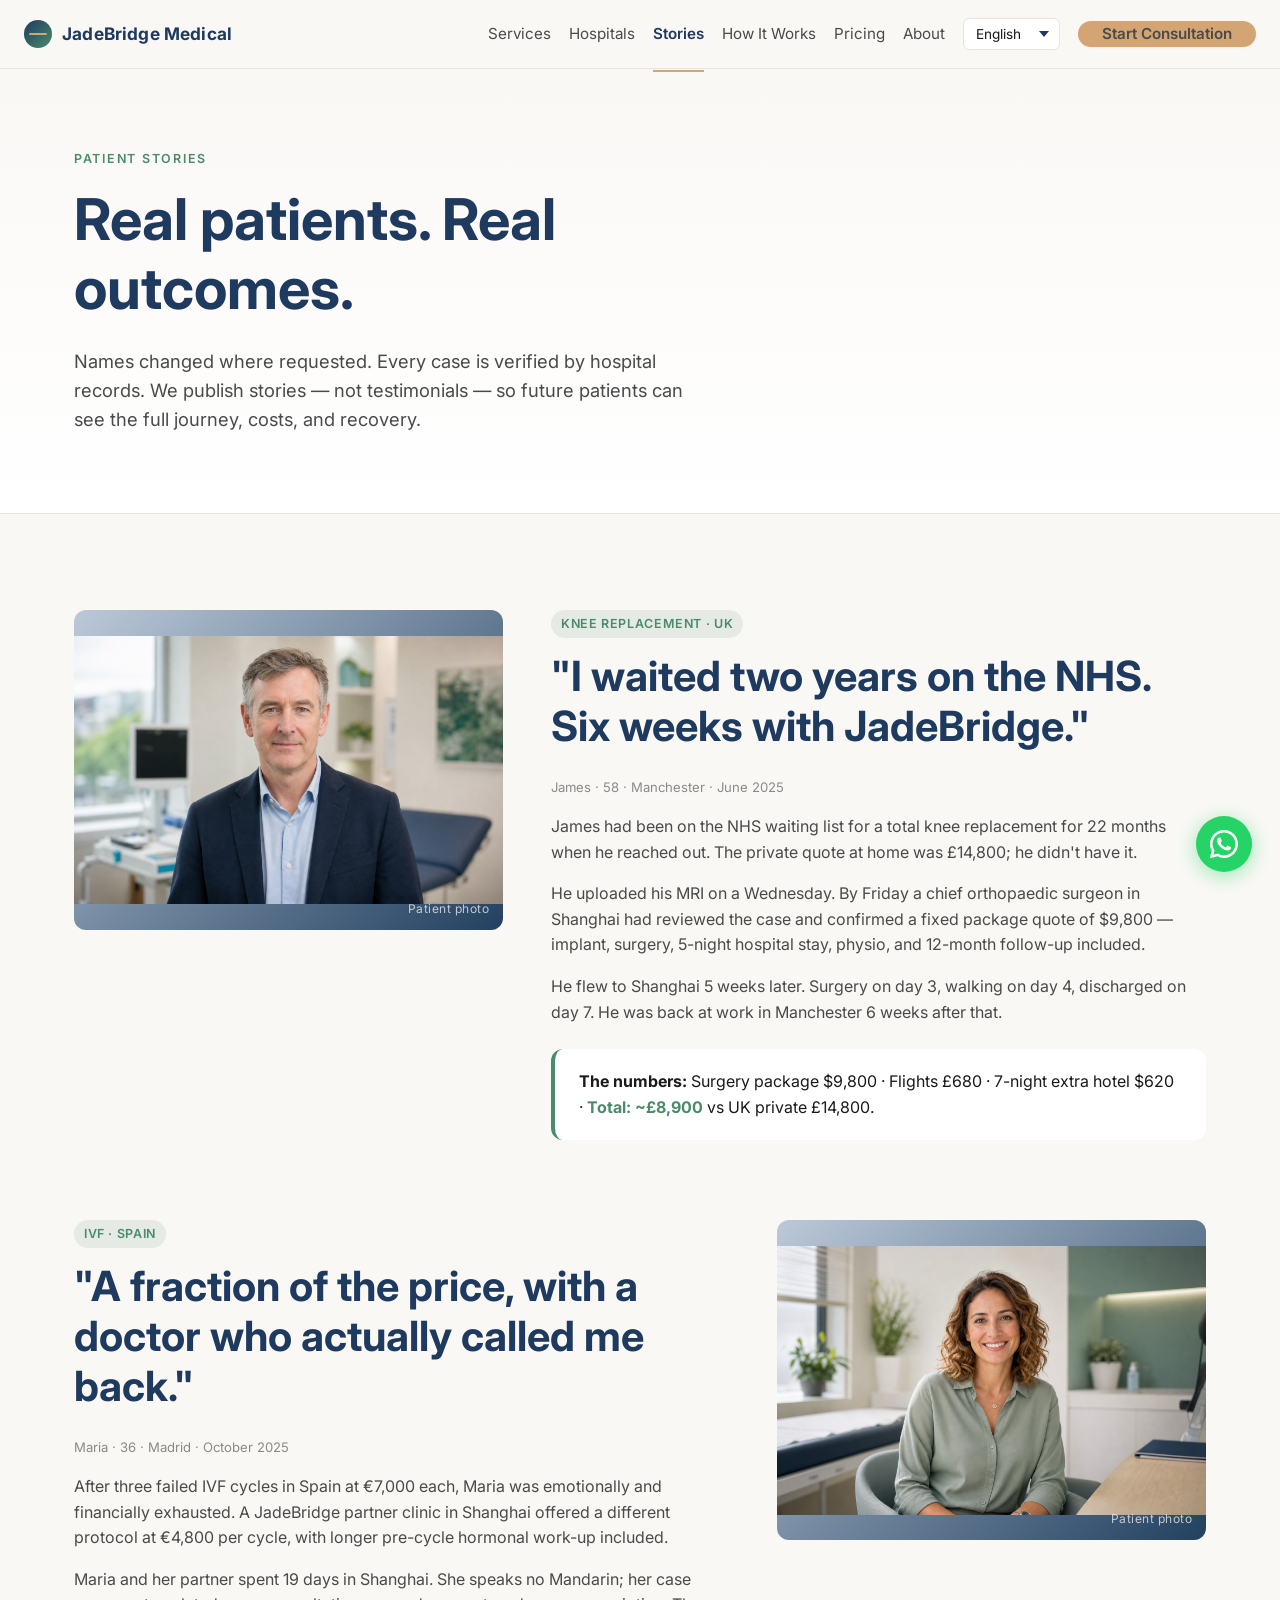
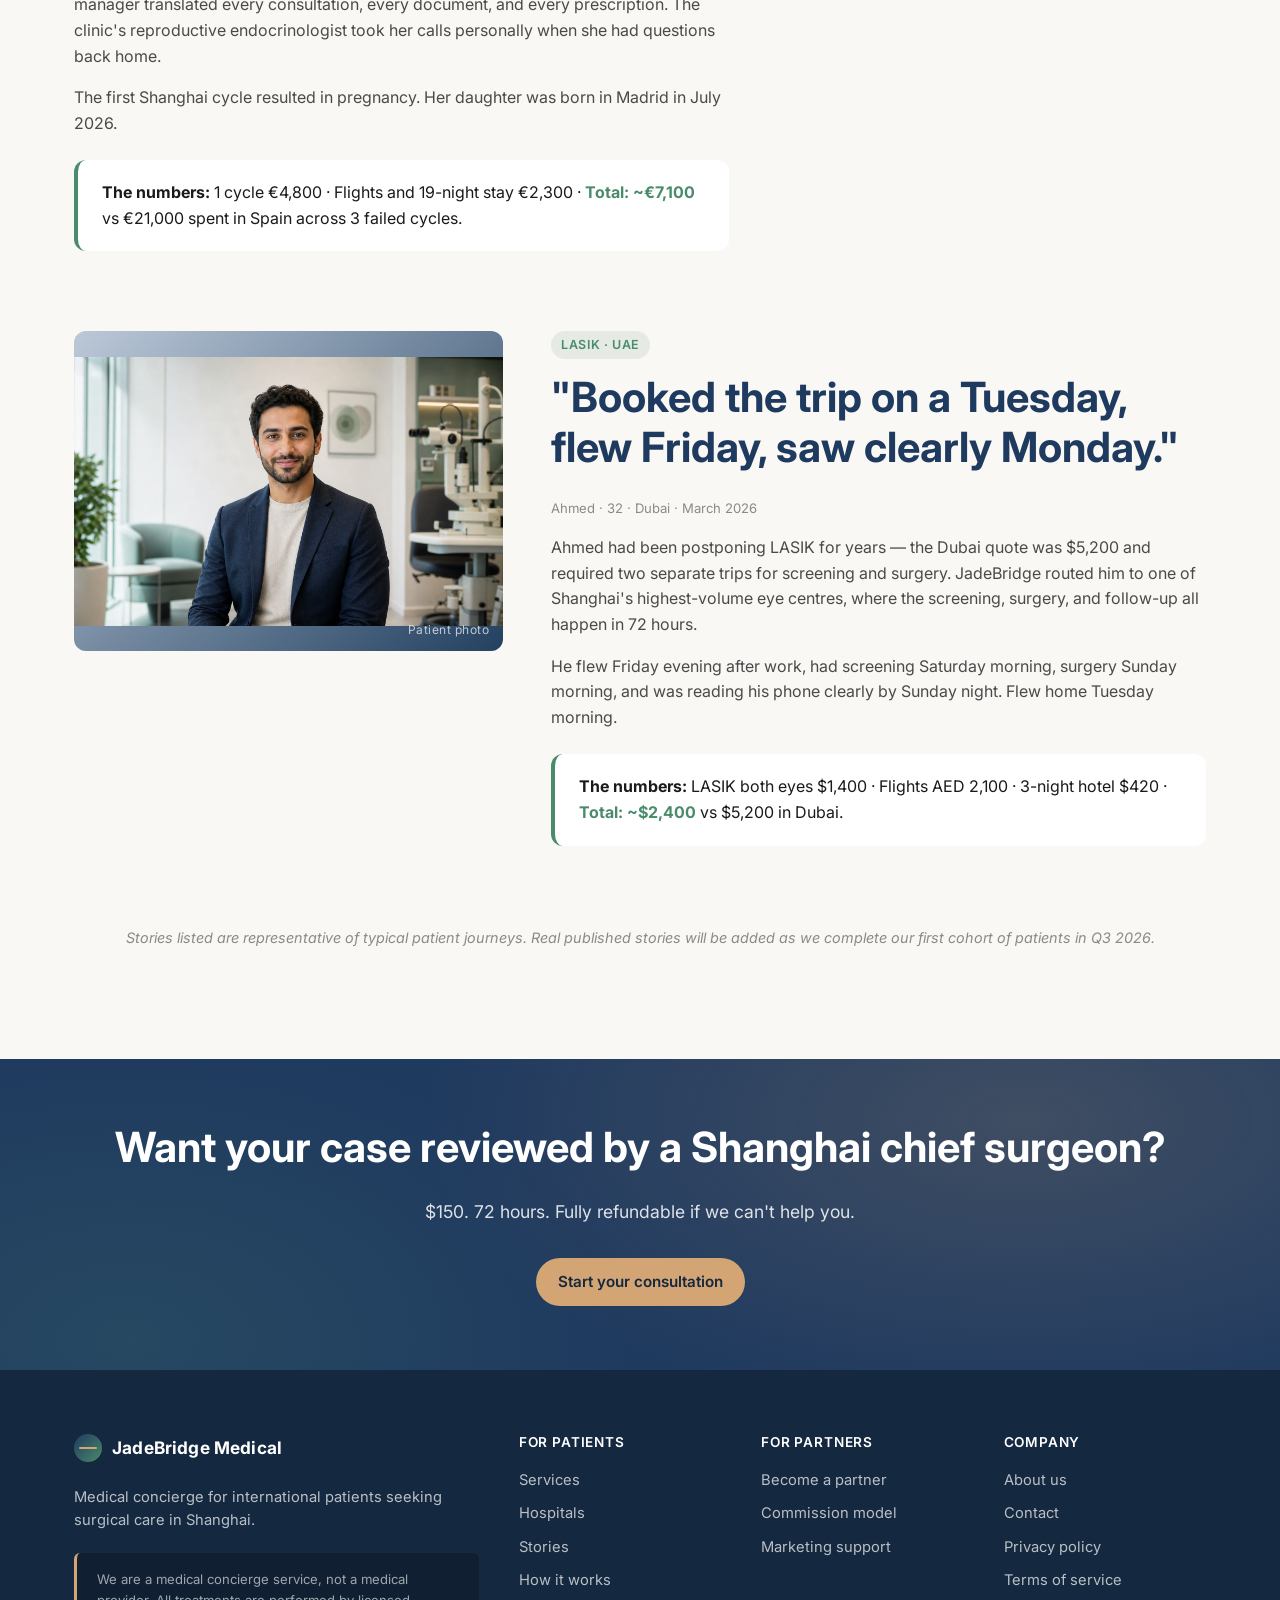
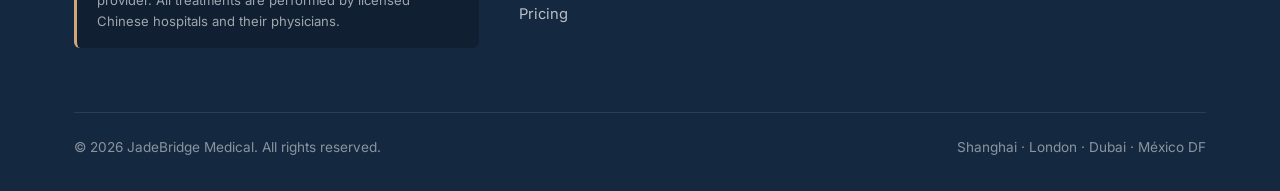
<file: stories.html>
<!DOCTYPE html>
<html lang="en">
<head>
  <meta charset="UTF-8" />
  <meta name="viewport" content="width=device-width, initial-scale=1.0" />
  <title>Patient Stories — JadeBridge Medical</title>
  <link href="https://fonts.googleapis.com/css2?family=Inter:wght@400;500;600;700&family=Cairo:wght@500;600;700&display=swap" rel="stylesheet" />
  <link rel="stylesheet" href="styles.css?v=20260530-langfix2" />
</head>
<body>

  <header class="site-header">
    <nav class="nav" id="mainNav">
      <a href="index.html" class="brand"><span class="brand-mark"></span>JadeBridge Medical</a>
      <button class="nav-toggle" id="navToggle" aria-label="Open menu">☰</button>
      <div class="nav-links">
        <a href="services.html" data-i18n="nav.services">Services</a>
        <a href="hospitals.html" data-i18n="nav.hospitals">Hospitals</a>
        <a href="stories.html" class="is-active"   data-i18n="nav.stories">Stories</a>
        <a href="process.html"   data-i18n="nav.process">How It Works</a>
        <a href="pricing.html"   data-i18n="nav.pricing">Pricing</a>
        <a href="about.html"     data-i18n="nav.about">About</a>
        <span class="lang-switch">
          <select id="langSwitch" aria-label="Language">
            <option value="en">English</option><option value="fr">Français</option><option value="es">Español</option>
            <option value="ar">العربية</option><option value="de">Deutsch</option><option value="zh">中文</option>
          </select>
        </span>
        <a href="contact.html" class="btn btn-primary" data-i18n="cta.consult">Start Consultation</a>
      </div>
    </nav>
  </header>

  <section class="page-head">
    <div class="container">
      <div class="eyebrow">Patient stories</div>
      <h1>Real patients. Real outcomes.</h1>
      <p class="lede">Names changed where requested. Every case is verified by hospital records. We publish stories — not testimonials — so future patients can see the full journey, costs, and recovery.</p>
    </div>
  </section>

  <section class="section">
    <div class="container">

      <article class="story-detail">
        <div class="story-image" style="height: 320px;"><img src="assets/story-james.png" alt="James, knee replacement patient" /></div>
        <div>
          <span class="tag">Knee replacement · UK</span>
          <h2 style="margin-top: 14px;">"I waited two years on the NHS. Six weeks with JadeBridge."</h2>
          <div class="story-meta" style="margin-bottom: 16px;">James · 58 · Manchester · June 2025</div>
          <p>James had been on the NHS waiting list for a total knee replacement for 22 months when he reached out. The private quote at home was £14,800; he didn't have it.</p>
          <p>He uploaded his MRI on a Wednesday. By Friday a chief orthopaedic surgeon in Shanghai had reviewed the case and confirmed a fixed package quote of $9,800 — implant, surgery, 5-night hospital stay, physio, and 12-month follow-up included.</p>
          <p>He flew to Shanghai 5 weeks later. Surgery on day 3, walking on day 4, discharged on day 7. He was back at work in Manchester 6 weeks after that.</p>
          <div style="background: var(--color-surface); padding: 20px 24px; border-radius: var(--radius); border-left: 4px solid var(--color-jade); margin-top: 24px;">
            <strong>The numbers:</strong> Surgery package $9,800 · Flights £680 · 7-night extra hotel $620 · <strong style="color: var(--color-jade);">Total: ~£8,900</strong> vs UK private £14,800.
          </div>
        </div>
      </article>

      <article class="story-detail story-detail--reverse">
        <div>
          <span class="tag">IVF · Spain</span>
          <h2 style="margin-top: 14px;">"A fraction of the price, with a doctor who actually called me back."</h2>
          <div class="story-meta" style="margin-bottom: 16px;">Maria · 36 · Madrid · October 2025</div>
          <p>After three failed IVF cycles in Spain at €7,000 each, Maria was emotionally and financially exhausted. A JadeBridge partner clinic in Shanghai offered a different protocol at €4,800 per cycle, with longer pre-cycle hormonal work-up included.</p>
          <p>Maria and her partner spent 19 days in Shanghai. She speaks no Mandarin; her case manager translated every consultation, every document, and every prescription. The clinic's reproductive endocrinologist took her calls personally when she had questions back home.</p>
          <p>The first Shanghai cycle resulted in pregnancy. Her daughter was born in Madrid in July 2026.</p>
          <div style="background: var(--color-surface); padding: 20px 24px; border-radius: var(--radius); border-left: 4px solid var(--color-jade); margin-top: 24px;">
            <strong>The numbers:</strong> 1 cycle €4,800 · Flights and 19-night stay €2,300 · <strong style="color: var(--color-jade);">Total: ~€7,100</strong> vs €21,000 spent in Spain across 3 failed cycles.
          </div>
        </div>
        <div class="story-image" style="height: 320px;"><img src="assets/story-maria.png" alt="Maria, IVF patient" /></div>
      </article>

      <article class="story-detail">
        <div class="story-image" style="height: 320px;"><img src="assets/story-ahmed.png" alt="Ahmed, LASIK patient" /></div>
        <div>
          <span class="tag">LASIK · UAE</span>
          <h2 style="margin-top: 14px;">"Booked the trip on a Tuesday, flew Friday, saw clearly Monday."</h2>
          <div class="story-meta" style="margin-bottom: 16px;">Ahmed · 32 · Dubai · March 2026</div>
          <p>Ahmed had been postponing LASIK for years — the Dubai quote was $5,200 and required two separate trips for screening and surgery. JadeBridge routed him to one of Shanghai's highest-volume eye centres, where the screening, surgery, and follow-up all happen in 72 hours.</p>
          <p>He flew Friday evening after work, had screening Saturday morning, surgery Sunday morning, and was reading his phone clearly by Sunday night. Flew home Tuesday morning.</p>
          <div style="background: var(--color-surface); padding: 20px 24px; border-radius: var(--radius); border-left: 4px solid var(--color-jade); margin-top: 24px;">
            <strong>The numbers:</strong> LASIK both eyes $1,400 · Flights AED 2,100 · 3-night hotel $420 · <strong style="color: var(--color-jade);">Total: ~$2,400</strong> vs $5,200 in Dubai.
          </div>
        </div>
      </article>

      <p class="muted" style="text-align: center; font-size: 0.9rem;">
        <em>Stories listed are representative of typical patient journeys. Real published stories will be added as we complete our first cohort of patients in Q3 2026.</em>
      </p>
    </div>
  </section>

  <section class="cta-band">
    <div class="container">
      <h2>Want your case reviewed by a Shanghai chief surgeon?</h2>
      <p>$150. 72 hours. Fully refundable if we can't help you.</p>
      <a href="contact.html" class="btn btn-primary">Start your consultation</a>
    </div>
  </section>

  <footer class="site-footer">
    <div class="container">
      <div class="footer-grid">
        <div>
          <div class="brand" style="color: #fff;"><span class="brand-mark"></span>JadeBridge Medical</div>
          <p style="margin-top: 16px; color: rgba(255,255,255,0.7);" data-i18n="footer.tag">Medical concierge for international patients seeking surgical care in Shanghai.</p>
          <div class="disclaimer" style="margin-top: 20px;">We are a medical concierge service, not a medical provider. All treatments are performed by licensed Chinese hospitals and their physicians.</div>
        </div>
        <div><h4>For patients</h4><ul><li><a href="services.html">Services</a></li><li><a href="hospitals.html">Hospitals</a></li><li><a href="stories.html">Stories</a></li><li><a href="process.html">How it works</a></li><li><a href="pricing.html">Pricing</a></li></ul></div>
        <div><h4>For partners</h4><ul><li><a href="partners.html">Become a partner</a></li><li><a href="partners.html#earn">Commission model</a></li><li><a href="partners.html#support">Marketing support</a></li></ul></div>
        <div><h4>Company</h4><ul><li><a href="about.html">About us</a></li><li><a href="contact.html">Contact</a></li><li><a href="#">Privacy policy</a></li><li><a href="#">Terms of service</a></li></ul></div>
      </div>
      <div class="footer-bottom"><span>© 2026 JadeBridge Medical. All rights reserved.</span><span>Shanghai · London · Dubai · México DF</span></div>
    </div>
  </footer>

  <script src="script.js?v=20260530-langfix2"></script>
</body>
</html>
</file>
<file: styles.css>
/* ==========================================================================
   JadeBridge Medical — Prototype Stylesheet
   Brand: deep medical blue + warm gold + jade green
   ========================================================================== */

:root {
  --color-bg:        #FAF8F5;
  --color-surface:   #FFFFFF;
  --color-ink:       #1A1A1A;
  --color-ink-soft:  #4A4A4A;
  --color-ink-mute:  #8A8A8A;
  --color-line:      #E8E3DC;
  --color-primary:   #1F3A5F;   /* deep medical blue */
  --color-primary-d: #14283F;
  --color-accent:    #D4A574;   /* warm gold (CTA) */
  --color-accent-d:  #B88950;
  --color-jade:      #4A8B6B;
  --color-warn:      #C25B3F;

  --font-sans:  'Inter', -apple-system, BlinkMacSystemFont, 'Helvetica Neue', sans-serif;
  --font-serif: var(--font-sans);

  --radius-sm: 6px;
  --radius:    12px;
  --radius-lg: 20px;

  --shadow-sm: 0 1px 2px rgba(20,40,63,0.06);
  --shadow:    0 4px 14px rgba(20,40,63,0.08);
  --shadow-lg: 0 18px 40px rgba(20,40,63,0.12);

  --container: 1180px;
}

/* ---- Reset ---- */
*, *::before, *::after { box-sizing: border-box; }
html, body { margin: 0; padding: 0; }
img { max-width: 100%; display: block; }
a { color: inherit; text-decoration: none; }
button { font-family: inherit; cursor: pointer; border: none; background: none; }

body {
  font-family: var(--font-sans);
  font-size: 16px;
  line-height: 1.6;
  color: var(--color-ink);
  background: var(--color-bg);
  -webkit-font-smoothing: antialiased;
  text-rendering: optimizeLegibility;
}

/* ---- Typography ---- */
h1, h2, h3, h4 {
  font-family: var(--font-serif);
  font-weight: 700;
  line-height: 1.2;
  letter-spacing: 0;
  color: var(--color-primary);
  margin: 0 0 0.6em;
}
h1 { font-size: clamp(2.2rem, 5vw, 3.6rem); }
h2 { font-size: clamp(1.8rem, 3.5vw, 2.6rem); }
h3 { font-size: 1.35rem; }
h4 { font-size: 1.1rem; font-family: var(--font-sans); font-weight: 600; letter-spacing: 0; }
p  { margin: 0 0 1em; color: var(--color-ink-soft); }

.eyebrow {
  font-family: var(--font-sans);
  font-size: 0.78rem;
  font-weight: 600;
  letter-spacing: 0.14em;
  text-transform: uppercase;
  color: var(--color-jade);
  margin-bottom: 1rem;
}

/* ---- Layout ---- */
.container { max-width: var(--container); margin: 0 auto; padding: 0 24px; }
.section   { padding: 96px 0; }
.section--tight { padding: 64px 0; }
.section--alt   { background: var(--color-surface); }

.grid { display: grid; gap: 28px; }
.grid-2 { grid-template-columns: repeat(2, 1fr); }
.grid-3 { grid-template-columns: repeat(3, 1fr); }
.grid-4 { grid-template-columns: repeat(4, 1fr); }
@media (max-width: 880px) {
  .grid-2, .grid-3, .grid-4 { grid-template-columns: 1fr; }
  .section { padding: 64px 0; }
}

/* ---- Header / Nav ---- */
.site-header {
  position: sticky; top: 0; z-index: 50;
  background: rgba(250,248,245,0.92);
  backdrop-filter: blur(10px);
  -webkit-backdrop-filter: blur(10px);
  border-bottom: 1px solid var(--color-line);
}
.nav {
  max-width: 1420px; margin: 0 auto; padding: 18px 24px;
  display: flex; align-items: center; gap: 24px;
}
.brand {
  font-family: var(--font-sans); font-weight: 700; font-size: 1.08rem;
  letter-spacing: 0.01em;
  color: var(--color-primary); display: inline-flex; align-items: center; gap: 10px;
  flex: 0 0 auto;
}
.brand-mark {
  width: 28px; height: 28px; border-radius: 50%;
  background: linear-gradient(135deg, var(--color-primary), var(--color-jade));
  position: relative;
}
.brand-mark::after {
  content: ''; position: absolute; left: 50%; top: 50%; transform: translate(-50%, -50%);
  width: 18px; height: 2px; background: var(--color-accent); border-radius: 2px;
}
.nav-links {
  display: flex; gap: 18px; margin-left: auto; align-items: center;
  font-size: 0.95rem;
  min-width: 0;
}
.nav-links a {
  color: var(--color-ink-soft); position: relative; padding: 4px 0;
  transition: color 0.2s ease;
  white-space: nowrap;
}
.nav-links a:hover { color: var(--color-primary); }
.nav-links a.is-active {
  color: var(--color-primary); font-weight: 600;
}
.nav-links a.is-active::after {
  content: ''; position: absolute; left: 0; right: 0; bottom: -22px;
  height: 2px; background: var(--color-accent);
}

.lang-switch {
  position: relative;
  flex: 0 0 auto;
}
.lang-switch select {
  font-family: var(--font-sans); font-size: 0.85rem;
  border: 1px solid var(--color-line); background: var(--color-surface);
  color: var(--color-ink); padding: 7px 28px 7px 12px;
  border-radius: var(--radius-sm); appearance: none;
  background-image: url("data:image/svg+xml,%3Csvg xmlns='http://www.w3.org/2000/svg' width='10' height='6' viewBox='0 0 10 6'%3E%3Cpath fill='%231F3A5F' d='M0 0l5 6 5-6z'/%3E%3C/svg%3E");
  background-repeat: no-repeat; background-position: right 10px center;
  cursor: pointer;
}

.nav-toggle { display: none; }

@media (max-width: 1120px) {
  .nav-links { display: none; }
  .nav-toggle {
    display: inline-flex; margin-left: auto;
    width: 38px; height: 38px; border: 1px solid var(--color-line); border-radius: 8px;
    align-items: center; justify-content: center; color: var(--color-primary);
  }
  .nav.is-open .nav-links {
    display: flex; flex-direction: column; gap: 18px;
    position: absolute; top: 100%; left: 0; right: 0;
    background: var(--color-surface); padding: 24px;
    border-bottom: 1px solid var(--color-line);
  }
}

/* ---- Buttons ---- */
.btn {
  display: inline-flex; align-items: center; gap: 8px;
  padding: 12px 22px; border-radius: 999px;
  font-weight: 600; font-size: 0.95rem;
  transition: transform 0.15s ease, box-shadow 0.15s ease, background 0.15s ease;
  white-space: nowrap;
}
.btn-primary {
  background: var(--color-accent); color: var(--color-primary-d);
  box-shadow: var(--shadow-sm);
}
.nav-links > .btn-primary {
  flex: 0 0 auto;
  min-width: 154px;
  justify-content: center;
  padding-left: 24px;
  padding-right: 24px;
  line-height: 1.15;
}
.btn-primary:hover {
  background: var(--color-accent-d); transform: translateY(-1px);
  box-shadow: var(--shadow);
}
.btn-secondary {
  background: transparent; color: var(--color-primary);
  border: 1.5px solid var(--color-primary);
}
.btn-secondary:hover {
  background: var(--color-primary); color: #fff;
}
.btn-ghost {
  color: var(--color-primary); padding: 12px 0;
}
.btn-ghost::after { content: ' →'; margin-left: 4px; transition: margin 0.2s ease; }
.btn-ghost:hover::after { margin-left: 8px; }

/* ---- Hero ---- */
.hero {
  padding: 88px 0 80px;
  background:
    radial-gradient(1200px 600px at 80% -10%, rgba(212,165,116,0.18), transparent 60%),
    radial-gradient(900px 500px at -10% 110%, rgba(74,139,107,0.12), transparent 60%),
    var(--color-bg);
  position: relative; overflow: hidden;
}
.hero-grid {
  display: grid; grid-template-columns: 1.15fr 1fr; gap: 60px; align-items: center;
}
.hero h1 { margin-bottom: 0.3em; }
.hero .lede {
  font-size: 1.18rem; color: var(--color-ink-soft); margin-bottom: 2rem; max-width: 540px;
}
.hero-actions { display: flex; gap: 14px; flex-wrap: wrap; }

.hero-visual {
  position: relative; aspect-ratio: 4/5; border-radius: var(--radius-lg);
  background:
    linear-gradient(135deg, rgba(31,58,95,0.58), rgba(31,58,95,0.30) 45%, rgba(74,139,107,0.38)),
    url('https://images.unsplash.com/photo-1519494026892-80bbd2d6fd0d?auto=format&fit=crop&w=900&h=1125&q=86') center/cover no-repeat;
  box-shadow: var(--shadow-lg); overflow: hidden;
}
.hero-visual::before {
  content: ''; position: absolute; inset: 0;
  background:
    linear-gradient(180deg, rgba(250,248,245,0.05), rgba(20,40,63,0.42)),
    radial-gradient(440px 360px at 72% 18%, rgba(212,165,116,0.22), transparent 60%),
    radial-gradient(340px 320px at 18% 78%, rgba(74,139,107,0.24), transparent 60%);
}
.hero-stat {
  position: absolute;
  z-index: 2;
  min-width: 118px;
  padding: 12px 14px;
  border: 1px solid rgba(255,255,255,0.28);
  border-radius: 12px;
  background: rgba(255,255,255,0.82);
  backdrop-filter: blur(10px);
  box-shadow: 0 12px 28px rgba(20,40,63,0.14);
}
.hero-stat strong {
  display: block;
  color: var(--color-primary);
  font-family: var(--font-serif);
  font-size: 1.45rem;
  line-height: 1;
}
.hero-stat span {
  display: block;
  margin-top: 5px;
  color: var(--color-ink-soft);
  font-size: 0.78rem;
  line-height: 1.25;
}
.hero-stat-a { top: 26px; left: 26px; }
.hero-stat-b { top: 112px; right: 24px; }
.hero-stat-c { left: 26px; bottom: 146px; }
.hero-stat-c strong { color: var(--color-accent-d); }
.hero-stat-b strong { color: var(--color-jade); }
.hero-card {
  position: absolute; z-index: 3; bottom: 24px; left: 24px; right: 24px;
  background: rgba(255,255,255,0.96); padding: 22px 24px;
  border-radius: var(--radius); backdrop-filter: blur(8px);
  box-shadow: var(--shadow);
}
.hero-card-row { display: flex; align-items: center; gap: 12px; margin-bottom: 8px; }
.hero-card-row .dot { width: 10px; height: 10px; border-radius: 50%; background: var(--color-jade); }
.hero-card h4 { margin: 0 0 6px; color: var(--color-primary); }
.hero-card p  { margin: 0; font-size: 0.9rem; color: var(--color-ink-soft); }

@media (max-width: 880px) {
  .hero { padding: 56px 0 40px; }
  .hero-grid { grid-template-columns: 1fr; gap: 36px; }
  .hero-visual { aspect-ratio: 5/4; max-width: 100%; }
  .hero-stat { min-width: 104px; padding: 10px 12px; }
  .hero-stat-b { top: 24px; right: 24px; }
  .hero-stat-c { bottom: 128px; }
}

/* ---- Trust strip ---- */
.trust-strip {
  background: var(--color-surface); border-top: 1px solid var(--color-line);
  border-bottom: 1px solid var(--color-line);
}
.trust-strip-inner {
  display: flex; flex-wrap: wrap; justify-content: space-around; align-items: center;
  gap: 24px; padding: 28px 24px;
}
.trust-stat { text-align: center; }
.trust-stat .num {
  font-family: var(--font-serif); font-size: 1.9rem; color: var(--color-primary);
  font-weight: 600; line-height: 1; display: block;
}
.trust-stat .lbl {
  font-size: 0.82rem; color: var(--color-ink-mute);
  letter-spacing: 0.05em; text-transform: uppercase; margin-top: 6px;
}

/* ---- Cards ---- */
.card {
  background: var(--color-surface); padding: 32px; border-radius: var(--radius);
  border: 1px solid var(--color-line); transition: transform 0.2s ease, box-shadow 0.2s ease;
}
.card:hover { transform: translateY(-3px); box-shadow: var(--shadow); }
.card-icon {
  width: 44px; height: 44px; border-radius: 10px;
  background: linear-gradient(135deg, rgba(31,58,95,0.1), rgba(74,139,107,0.1));
  display: inline-flex; align-items: center; justify-content: center;
  color: var(--color-primary); font-size: 1.25rem; margin-bottom: 16px;
}
.card-photo {
  position: relative;
  width: 100%;
  height: 142px;
  margin-bottom: 20px;
  border-radius: 8px;
  overflow: hidden;
  background-color: rgba(31,58,95,0.08);
  background-size: cover;
  background-position: center;
  box-shadow: inset 0 0 0 1px rgba(31,58,95,0.08);
}
.card-photo::after {
  content: '';
  position: absolute;
  inset: 0;
  background:
    linear-gradient(135deg, rgba(31,58,95,0.18), rgba(74,139,107,0.10)),
    linear-gradient(0deg, rgba(250,248,245,0.18), rgba(250,248,245,0.18));
  mix-blend-mode: multiply;
  pointer-events: none;
}
.card-photo-ortho {
  background-image: url('https://images.unsplash.com/photo-1576091160399-112ba8d25d1d?auto=format&fit=crop&w=900&h=520&q=82');
}
.card-photo-cardio {
  background-image: url('https://images.unsplash.com/photo-1586773860418-d37222d8fce3?auto=format&fit=crop&w=900&h=520&q=82');
}
.card-photo-onco {
  background-image: url('https://images.unsplash.com/photo-1559757148-5c350d0d3c56?auto=format&fit=crop&w=900&h=520&q=82');
}
.card-photo-eye {
  background-image: url('https://images.unsplash.com/photo-1581595220892-b0739db3ba8c?auto=format&fit=crop&w=900&h=520&q=82');
}
.card-photo-ivf {
  background-image: url('https://images.unsplash.com/photo-1579154204601-01588f351e67?auto=format&fit=crop&w=900&h=520&q=82');
}
.card-photo-general {
  background-image: url('https://images.unsplash.com/photo-1762237798212-bcc000c00891?auto=format&fit=crop&w=900&h=520&q=82');
}
.card-photo-visa {
  background-image: url('https://images.unsplash.com/photo-1450101499163-c8848c66ca85?auto=format&fit=crop&w=900&h=520&q=82');
}
.card-photo-airport {
  background-image: url('https://images.unsplash.com/photo-1436491865332-7a61a109cc05?auto=format&fit=crop&w=900&h=520&q=82');
}
.card-photo-hotel {
  background-image: url('https://images.unsplash.com/photo-1566073771259-6a8506099945?auto=format&fit=crop&w=900&h=520&q=82');
}
.card-photo-manager {
  background-image: url('https://images.unsplash.com/photo-1573497491208-6b1acb260507?auto=format&fit=crop&w=900&h=520&q=82');
}
.card-photo-diet {
  background-image: url('https://images.unsplash.com/photo-1498837167922-ddd27525d352?auto=format&fit=crop&w=900&h=520&q=82');
}
.card-photo-phone {
  background-image: url('https://images.unsplash.com/photo-1516321318423-f06f85e504b3?auto=format&fit=crop&w=900&h=520&q=82');
}
.card-photo-contract {
  background-image: url('https://images.unsplash.com/photo-1450101499163-c8848c66ca85?auto=format&fit=crop&w=900&h=520&q=82');
}
.card-photo-payment {
  background-image: url('https://images.unsplash.com/photo-1554224155-6726b3ff858f?auto=format&fit=crop&w=900&h=520&q=82');
}
.card-photo-compare {
  background-image: url('https://images.unsplash.com/photo-1551288049-bebda4e38f71?auto=format&fit=crop&w=900&h=520&q=82');
}
.card-photo-founder {
  background-image: url('assets/team-founder.png');
}
.card-photo-partnerships {
  background-image: url('assets/team-partnerships.png');
}
.card-photo-advisory {
  background-image: url('assets/team-medical-advisor.png');
}
.card-photo-marketing {
  background-image: url('https://images.unsplash.com/photo-1557804506-669a67965ba0?auto=format&fit=crop&w=900&h=520&q=82');
}
.card-photo-crm {
  background-image: url('https://images.unsplash.com/photo-1551288049-bebda4e38f71?auto=format&fit=crop&w=900&h=520&q=82');
}
.card-photo-training {
  background-image: url('https://images.unsplash.com/photo-1517048676732-d65bc937f952?auto=format&fit=crop&w=900&h=520&q=82');
}
.card-photo-contact {
  background-image: url('https://images.unsplash.com/photo-1551836022-d5d88e9218df?auto=format&fit=crop&w=900&h=520&q=82');
}
.team-photo {
  width: 100%;
  height: 142px;
  margin-bottom: 20px;
  border-radius: 8px;
  overflow: hidden;
  background: linear-gradient(135deg, rgba(31,58,95,0.08), rgba(74,139,107,0.08));
  box-shadow: inset 0 0 0 1px rgba(31,58,95,0.08);
}
.team-photo img {
  width: 100%;
  height: 100%;
  object-fit: contain;
  object-position: center center;
  display: block;
}
.card h3 { font-family: var(--font-sans); font-size: 1.15rem; font-weight: 600; margin-bottom: 8px; color: var(--color-primary); }
.card p { font-size: 0.95rem; margin-bottom: 16px; }
.card-link { color: var(--color-primary); font-weight: 600; font-size: 0.9rem; }
.card-link::after { content: ' →'; }

/* ---- Comparison ---- */
.compare {
  display: grid; grid-template-columns: repeat(3, 1fr); gap: 24px; margin-top: 40px;
}
.compare-col {
  background: var(--color-surface); padding: 32px;
  border-radius: var(--radius); border: 1px solid var(--color-line);
}
.compare-col.is-us {
  background: var(--color-primary); color: #fff;
  border-color: var(--color-primary); position: relative;
}
.compare-col.is-us h3, .compare-col.is-us p, .compare-col.is-us li { color: #fff; }
.compare-col.is-us .ribbon {
  position: absolute; top: -12px; left: 50%; transform: translateX(-50%);
  background: var(--color-accent); color: var(--color-primary-d);
  min-width: min(260px, calc(100% - 48px));
  padding: 8px 22px; border-radius: 999px; font-size: 0.78rem; font-weight: 700;
  letter-spacing: 0.04em; text-transform: uppercase;
  text-align: center; white-space: nowrap; line-height: 1.1;
}
.compare-col h3 { font-family: var(--font-sans); font-size: 1rem; font-weight: 600; margin-bottom: 20px; }
.compare-col ul { list-style: none; padding: 0; margin: 0; }
.compare-col li { padding: 12px 0; border-top: 1px solid rgba(0,0,0,0.06); font-size: 0.95rem; }
.compare-col.is-us li { border-top-color: rgba(255,255,255,0.15); }
.compare-col li:first-child { border-top: none; }

@media (max-width: 880px) {
  .compare { grid-template-columns: 1fr; }
}

/* ---- Process / Steps ---- */
.steps { counter-reset: step; display: grid; gap: 20px; }
.step {
  display: grid; grid-template-columns: 72px 1fr; gap: 24px;
  background: var(--color-surface); padding: 28px; border-radius: var(--radius);
  border: 1px solid var(--color-line);
}
.step-num {
  counter-increment: step;
  width: 56px; height: 56px; border-radius: 50%;
  background: var(--color-primary); color: #fff;
  font-family: var(--font-serif); font-size: 1.4rem; font-weight: 600;
  display: flex; align-items: center; justify-content: center;
}
.step-num::before { content: counter(step); }
.step h3 { font-family: var(--font-sans); font-size: 1.15rem; font-weight: 600; margin-bottom: 4px; color: var(--color-primary); }
.step p { margin: 0; }

/* ---- Pricing table ---- */
.price-table {
  width: 100%; border-collapse: collapse; background: var(--color-surface);
  border-radius: var(--radius); overflow: hidden; box-shadow: var(--shadow-sm);
  margin-top: 32px;
}
.price-table th, .price-table td {
  padding: 16px 20px; text-align: left; font-size: 0.95rem;
  border-bottom: 1px solid var(--color-line);
}
.price-table th {
  background: rgba(31,58,95,0.04); font-weight: 600; color: var(--color-primary);
  font-size: 0.82rem; letter-spacing: 0.06em; text-transform: uppercase;
}
.price-table td.price-ours {
  color: var(--color-jade); font-weight: 700;
}
.price-table tr:last-child td { border-bottom: none; }

/* ---- Story card ---- */
.story-card {
  background: var(--color-surface); border-radius: var(--radius);
  overflow: hidden; border: 1px solid var(--color-line); display: flex; flex-direction: column;
}
.story-detail {
  display: grid;
  grid-template-columns: minmax(0, 0.95fr) minmax(0, 1.45fr);
  gap: 48px;
  margin-bottom: 80px;
  align-items: start;
}
.story-detail--reverse {
  grid-template-columns: minmax(0, 1.45fr) minmax(0, 0.95fr);
}
.story-detail > * {
  min-width: 0;
}
.story-image {
  aspect-ratio: 16/10;
  background: linear-gradient(135deg, #C9D5E3 0%, #1F3A5F 100%);
  position: relative;
  overflow: hidden;
  border-radius: var(--radius);
  width: 100%;
}
.story-image img {
  width: 100%;
  height: 100%;
  object-fit: contain;
  object-position: center center;
  display: block;
  background: linear-gradient(135deg, rgba(31,58,95,0.08), rgba(74,139,107,0.08));
}
.story-image::after {
  content: 'Patient photo'; position: absolute; bottom: 12px; right: 14px;
  color: rgba(255,255,255,0.7); font-size: 0.75rem; letter-spacing: 0.04em;
}
.story-body { padding: 24px; flex: 1; display: flex; flex-direction: column; }
.story-body h3 { font-family: var(--font-serif); font-size: 1.3rem; margin-bottom: 8px; }
.story-meta { font-size: 0.82rem; color: var(--color-ink-mute); margin-bottom: 14px; }
.story-body p { flex: 1; font-size: 0.95rem; }

@media (max-width: 880px) {
  .story-detail,
  .story-detail--reverse {
    grid-template-columns: 1fr;
    gap: 28px;
  }
  .story-detail--reverse .story-image {
    order: -1;
  }
}

/* ---- CTA band ---- */
.cta-band {
  background: var(--color-primary);
  color: #fff; padding: 64px 0; text-align: center;
  background-image:
    radial-gradient(600px 300px at 80% 20%, rgba(212,165,116,0.18), transparent),
    radial-gradient(500px 300px at 10% 90%, rgba(74,139,107,0.18), transparent);
}
.cta-band h2 { color: #fff; }
.cta-band p { color: rgba(255,255,255,0.85); font-size: 1.1rem; max-width: 620px; margin: 0 auto 32px; }

/* ---- Footer ---- */
.site-footer {
  background: var(--color-primary-d); color: rgba(255,255,255,0.7);
  padding: 64px 0 32px; font-size: 0.92rem;
}
.footer-grid {
  display: grid; grid-template-columns: 2fr repeat(3, 1fr); gap: 40px;
  padding-bottom: 40px; border-bottom: 1px solid rgba(255,255,255,0.1);
}
@media (max-width: 880px) {
  .footer-grid { grid-template-columns: 1fr 1fr; }
}
.site-footer h4 {
  color: #fff; font-size: 0.85rem; letter-spacing: 0.06em; text-transform: uppercase;
  margin-bottom: 18px;
}
.site-footer ul { list-style: none; padding: 0; margin: 0; }
.site-footer li { margin-bottom: 10px; }
.site-footer a { color: rgba(255,255,255,0.7); transition: color 0.2s; }
.site-footer a:hover { color: var(--color-accent); }
.footer-bottom {
  padding-top: 24px; display: flex; justify-content: space-between; flex-wrap: wrap; gap: 12px;
  font-size: 0.85rem; color: rgba(255,255,255,0.5);
}
.disclaimer {
  background: rgba(0,0,0,0.2); padding: 16px 20px; border-radius: var(--radius-sm);
  font-size: 0.82rem; color: rgba(255,255,255,0.6); margin-bottom: 24px;
  border-left: 3px solid var(--color-accent);
}

/* ---- Page header (inner pages) ---- */
.page-head {
  padding: 80px 0 60px;
  background: linear-gradient(180deg, var(--color-bg) 0%, var(--color-surface) 100%);
  border-bottom: 1px solid var(--color-line);
}
.page-head h1 { max-width: 720px; margin-bottom: 0.4em; }
.page-head .lede { font-size: 1.15rem; color: var(--color-ink-soft); max-width: 640px; }

/* ---- Forms ---- */
.form-grid { display: grid; gap: 20px; max-width: 560px; }
.field { display: grid; gap: 6px; }
.field label { font-size: 0.85rem; font-weight: 600; color: var(--color-primary); }
.field input, .field select, .field textarea {
  font-family: inherit; font-size: 1rem;
  padding: 12px 14px; border: 1px solid var(--color-line); border-radius: var(--radius-sm);
  background: var(--color-surface); color: var(--color-ink);
}
.field input:focus, .field textarea:focus, .field select:focus {
  outline: none; border-color: var(--color-primary);
  box-shadow: 0 0 0 3px rgba(31,58,95,0.12);
}
.field textarea { min-height: 120px; resize: vertical; }

/* ---- FAQ ---- */
.faq details {
  background: var(--color-surface); border: 1px solid var(--color-line);
  border-radius: var(--radius); padding: 18px 24px; margin-bottom: 12px;
}
.faq details[open] { box-shadow: var(--shadow-sm); }
.faq summary {
  font-weight: 600; color: var(--color-primary); cursor: pointer;
  list-style: none; display: flex; justify-content: space-between; align-items: center;
}
.faq summary::after {
  content: '+'; font-size: 1.4rem; color: var(--color-accent); transition: transform 0.2s;
}
.faq details[open] summary::after { transform: rotate(45deg); }
.faq details p { margin: 14px 0 0; font-size: 0.95rem; }

/* ---- RTL support (Arabic) ---- */
[dir="rtl"] .hero-grid { direction: rtl; }
[dir="rtl"] .nav-links { margin-left: 0; margin-right: auto; }
[dir="rtl"] .step { grid-template-columns: 1fr 72px; }
[dir="rtl"] .step-num { order: 2; }
[dir="rtl"] .btn-ghost::after { content: ' ←'; }
[dir="rtl"] .card-link::after { content: ' ←'; }

/* ---- Utility ---- */
.text-center { text-align: center; }
.mt-0 { margin-top: 0; }
.mb-0 { margin-bottom: 0; }
.muted { color: var(--color-ink-mute); }
.tag {
  display: inline-block; font-size: 0.78rem; letter-spacing: 0.05em;
  padding: 4px 10px; border-radius: 999px; background: rgba(74,139,107,0.12); color: var(--color-jade);
  font-weight: 600; text-transform: uppercase;
}

/* ---- Hero SVG illustration ---- */
.hero-svg {
  position: absolute; inset: 0; width: 100%; height: 100%;
  opacity: 0.95;
}

/* ---- Scroll fade-in ---- */
.fade-up {
  opacity: 0;
  transform: translateY(28px);
  transition: opacity 0.65s ease, transform 0.65s ease;
}
.fade-up.visible {
  opacity: 1;
  transform: translateY(0);
}
.fade-up:nth-child(2) { transition-delay: 0.1s; }
.fade-up:nth-child(3) { transition-delay: 0.2s; }
.fade-up:nth-child(4) { transition-delay: 0.3s; }

/* ---- Floating WhatsApp button ---- */
.float-wa {
  position: fixed; bottom: 28px; right: 28px; z-index: 200;
  width: 56px; height: 56px; border-radius: 50%;
  background: #25D366; color: #fff;
  display: flex; align-items: center; justify-content: center;
  box-shadow: 0 4px 20px rgba(37,211,102,0.45);
  transition: transform 0.2s ease, box-shadow 0.2s ease;
  text-decoration: none; font-size: 1.5rem;
  opacity: 0; pointer-events: none;
  transition: opacity 0.4s ease, transform 0.2s ease, box-shadow 0.2s ease;
}
.float-wa.visible {
  opacity: 1; pointer-events: auto;
}
.float-wa:hover {
  transform: scale(1.1);
  box-shadow: 0 6px 28px rgba(37,211,102,0.55);
}
.float-wa svg { width: 28px; height: 28px; fill: #fff; }

/* ---- Hospital card with image ---- */
.hosp-img {
  width: 100%; height: 200px; overflow: hidden;
  background: linear-gradient(135deg, #C9D5E3 0%, #1F3A5F 100%);
  border-radius: var(--radius) var(--radius) 0 0;
  position: relative;
}
.hosp-img img {
  width: 100%; height: 100%; object-fit: cover; display: block;
  transition: transform 0.5s ease;
}
.card:hover .hosp-img img { transform: scale(1.04); }
.card.img-card { padding: 0; overflow: hidden; }
.card.img-card .card-inner { padding: 28px; }

/* ---- Value props strip (homepage) ---- */
.value-props {
  display: grid; grid-template-columns: repeat(4,1fr); gap: 0;
  background: var(--color-primary); border-radius: var(--radius);
  overflow: hidden; margin-top: 60px;
}
.value-prop {
  padding: 32px 28px; border-right: 1px solid rgba(255,255,255,0.1);
  color: #fff;
}
.value-prop:last-child { border-right: none; }
.value-prop .vp-num {
  font-family: var(--font-serif); font-size: 2rem; font-weight: 600;
  color: var(--color-accent); display: block; margin-bottom: 6px;
}
.value-prop .vp-label { font-size: 0.9rem; color: rgba(255,255,255,0.75); line-height: 1.4; }
@media (max-width: 880px) {
  .value-props { grid-template-columns: 1fr 1fr; }
  .value-prop:nth-child(2) { border-right: none; }
  .value-prop:nth-child(3), .value-prop:nth-child(4) { border-top: 1px solid rgba(255,255,255,0.1); }
}
@media (max-width: 500px) {
  .value-props { grid-template-columns: 1fr; }
  .value-prop { border-right: none; border-top: 1px solid rgba(255,255,255,0.1); }
  .value-prop:first-child { border-top: none; }
}
</file>
